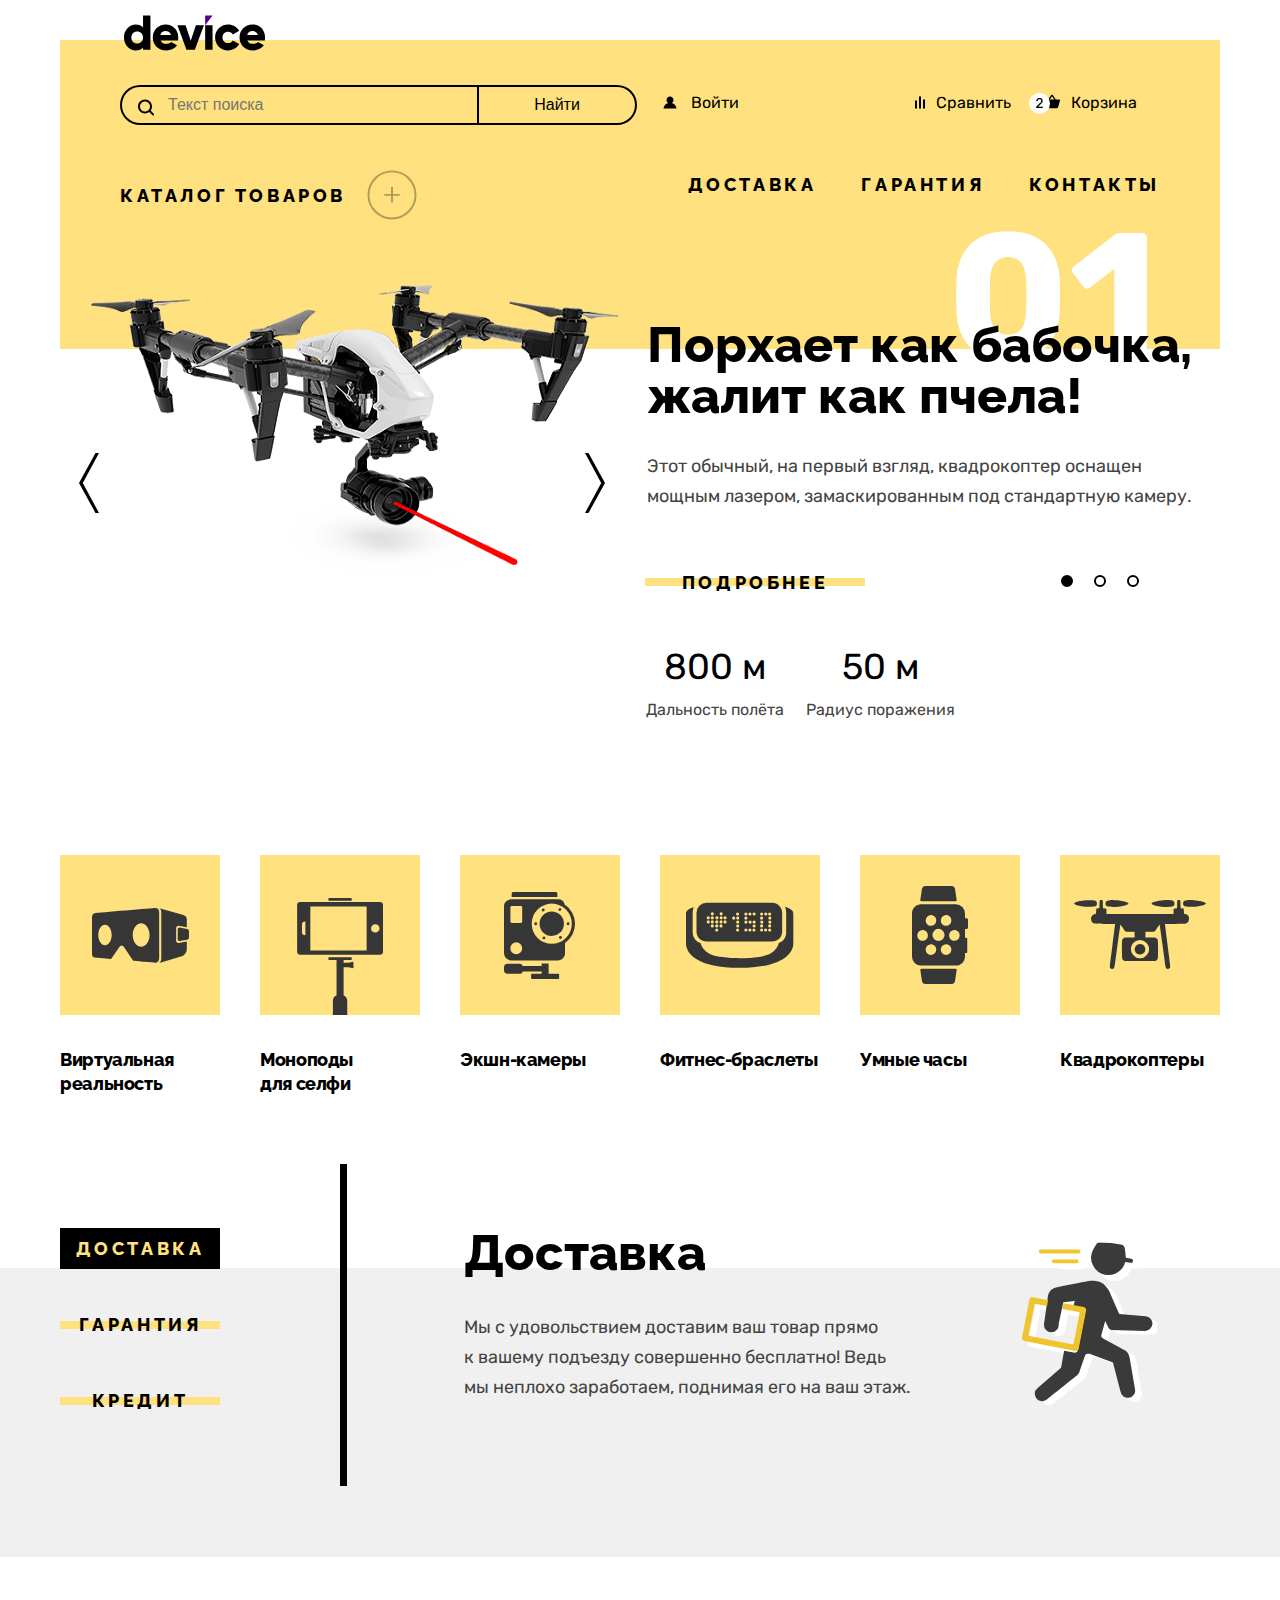
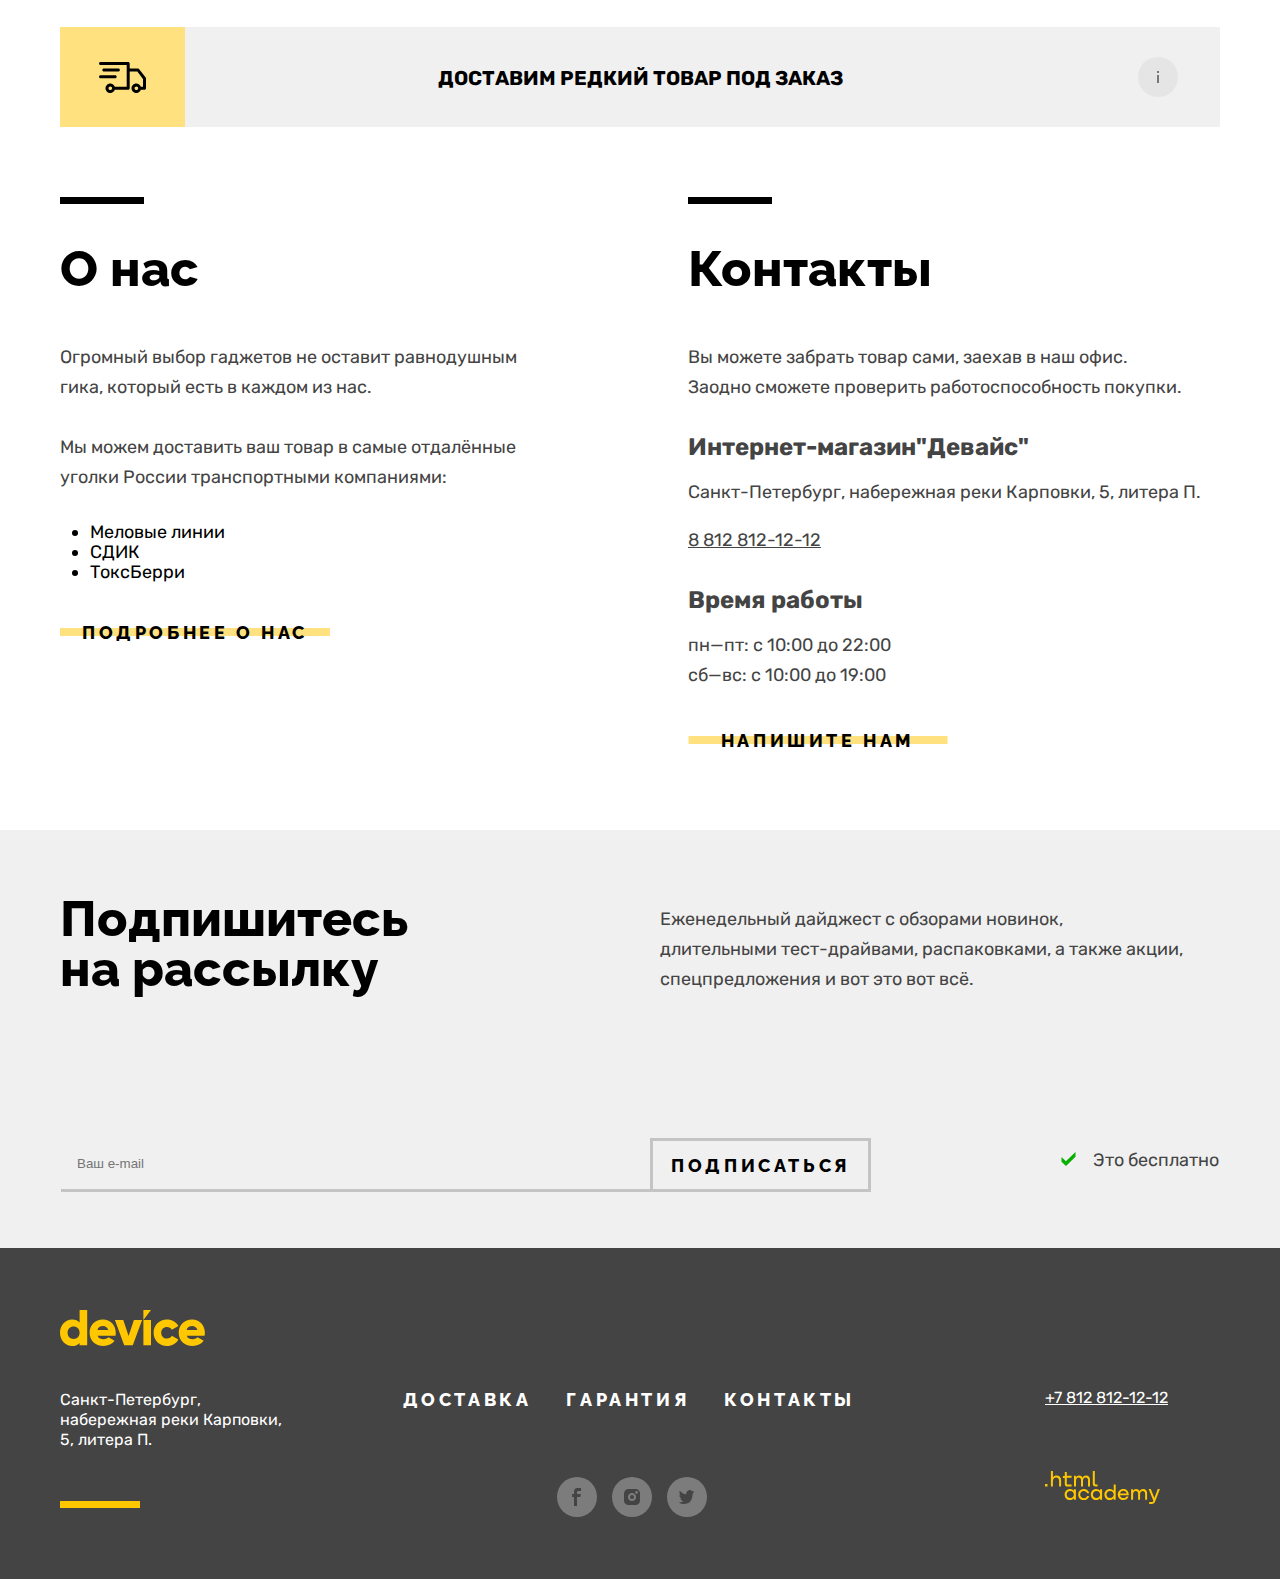
<file: index.html>
<!DOCTYPE html>
<html lang="ru">
  <head>
    <meta charset="utf-8">
    <title>HTML Academy: Девайс</title>
    <link rel="stylesheet" href="styles/styles.css">
  </head>
  <body>
    <header class="page-header">
      <div class="page-header-container">
      <a class="header-logo" href="#"><img class="header-logo-image" src="images/logo/logo-black.svg" width="145" height="36" alt="Логотип Девайс"></a>
      <div class="user-navigation">
      <form class="form-search-header" action="https://echo.htmlacademy.ru/" method="post">
        <label class="form-search">
        <input class="search" type="search" placeholder="Текст поиска">
      </label>
        <button class="form-search-button" type="submit">Найти</button>
      </form>
      <ul class="navigation-list-user-navigation">
        <li class="navigation-item">
          <a class="navigation-link-user navigation-link-login navigation-link-login-index" href="#">Войти</a>
        </li>
        
        <li class="navigation-item">
          <a class="navigation-link-user navigation-link-comparison" href="#">Сравнить</a>
        </li>
        <li class="navigation-item">
          <a class="navigation-link-user navigation-link-shopping-cart" href="#">Корзина</a>
          <div class="popover popover-cart">
            <button class="popover-close-button button button-light">
              2
              <span class="visually-hidden">Закрыть</span>
            </button>
            <div class="popover-content">
              <h2 class="visually-hidden popover-title">Корзина</h2>
              <ul class="cart-items-list">
                <li class="cart-item">
                  <img class="product-popover" src="images/popover/product-cart-1.png" width="39" height="43" alt="Любительская селфи-палка">
                  <p class="cart-item-name">Любительская селфи-палка</p>
                  <button type="button" class="cart-item-button-close">
                    <span class="visually-hidden">Удалить из корзины</span>
                  </button>
                </li>
                <li class="cart-item">
                  <img class="product-popover" src="images/popover/product-cart-2.png" width="39" height="43" alt="Профессиональная селфи-палка">
                  <p class="cart-item-name">Профессиональная селфи-палка</p>
                  <button type="button" class="cart-item-button-close">
                    <span class="visually-hidden">Удалить из корзины</span>
                  </button>
                </li>
              </ul>
              <div class="total-popover">
              <p class="total-products">Товаров: 2</p>
              <p class="total-price">Сумма: 2000 ₽</p>
            </div>
              <button type="button" class="button button-open-popover">Открыть корзину</button>
            </div>
        </div>
        </li>
      </ul>
      </div> 
      <nav class="navigation"> 
       <ul class=" navigation-catalog-list"> 
          <li class="navigation-catalog-item">
            <a class="navigation-navigation-link link-catalog" href="#">Каталог товаров</a>
          </li>
          <li class="navigation-catalog-open-item">
            <button class=" button button-catalog" type="button">
             <img src="images/icons/catalog.svg" width="50" height="50" alt="Открыть каталог"> 
              </button>
          </li>
          <ul class="subcatalog-list">
            <li class="subcatalog-item virt-real-item">
              <a  class="subcatalog-link" href="#">Виртуальная реальность</a>
            </li>
            <li class="subcatalog-item monopods-item">
              <a  class="subcatalog-link" href="#">Моноподы для селфи</a>
            </li>
            <li class="subcatalog-item cameras-item">
              <a  class="subcatalog-link" href="#">Экшн-камеры</a>
            </li>
            <li class="subcatalog-item fitness-item">
              <a  class="subcatalog-link" href="#">Фитнес-браслеты</a>
            </li>
            <li class="subcatalog-item watchesl-item">
              <a  class="subcatalog-link" href="#">Умные часы</a>
            </li>
            <li class="subcatalog-item copters-item">
              <a  class="subcatalog-link" href="#">Квадрокоптеры</a>
            </li>
          </ul>
        </ul>
         <ul class="navigation-services-list navigation-list-catalog-services">
          <li class="navigation-item-services">
            <a class="navigation-navigation-link" href="#">Доставка</a>
          </li>
          <li class="navigation-item-services">
            <a class="navigation-navigation-link" href="#">Гарантия</a>
          </li>
          <li class="navigation-item-services">
            <a class="navigation-navigation-link" href="#">Контакты</a>
          </li>
        </ul>
      </nav>
    </div>
  </div>
      </header>
      <main class="main-container main-index">


<div class="slider-container">
<section class="products">
  <h1 class="visually-hidden">Преимущества товаров</h1>
  <div class="slider-arrows">
    <button class=" button slider-button slider-prev" type="button"><img src="images/buttons/slider-prev.svg" width="20" height="60" alt="Назад">
      <span class="visually-hidden">Назад</span>
    </button>           
<button class=" button slider-button slider-next" type="button"> <img src="images/buttons/slider-next.svg" width="20" height="60" alt="Вперед">
        <span class="visually-hidden">Вперед</span>
      </button>
  </div>
  <ol class="slider-pagination">
    <li class="slider-pagination-item">
      <section class="slider">
        <h3 class="visually-hidden">Квадрокоптер</h3>
        <div class="background-slider"></div>
       <div class="slider-left">
        <img class="slider-image" src="images/slider/slider-1.png" width="560" height="490" alt="Квадрокоптер">
       </div>
       <div class="slider-right">
         <ol class="slider-description-list">
           <li class="slider-description-item-copter">
            <b class=" title title-slider">Порхает как бабочка,<br>жалит как пчела!
            </b>
                <p class="description slider-description slider-1" >Этот обычный, на первый взгляд, квадрокоптер оснащен<br>
                  мощным лазером, замаскированным под стандартную камеру.
                </p>
              <div class="more">
                <button class=" button button-services button-more" type="button">Подробнее</button>
              </div>
                <table class="table-products-slider">
                  <tr class="indicators-slider">
                    <th class="indicator">800 м</th>
                    <th class="indicator">50 м</th>
                  </tr>
                  <tr class="function">
                    <td>Дальность полёта</td>
                    <td>Радиус поражения</td>
                  </tr>
                </table> 
           </li>
         </ol>
       </div>
      </section>
    </li>

    <li class="slider-pagination-item visually-hidden">
      <section class="slider">
        <h3 class="visually-hidden">Фитнес-браслет</h3>
        <div class="background-slider"></div>
       <div class="slider-left">
        <img class="slider-image" src="images/slider/slider-2.png" width="560" height="560" alt="Фитнес браслет">
       </div>
       <div class="slider-right">
         <ol class="slider-description-list">
           <li class="slider-description-item-fitness">
            <b class=" title title-slider">Худеем<br>правильно!
            </b>
                <p class="description slider-description slider-1">Мотивирующие фитнес-браслеты помогут найти в себе силы<br>
                  не пропускать занятия и соблюдать диету.
                </p>
              <div class="more">
                <button class=" button button-services button-more" type="button">Подробнее</button>
              </div>
              <table class="table-products-slider">
                <tr class="indicators-slider">
                  <th class="indicator">48 часов</th>
                </tr>
                <tr class="function">
                  <td>Без подзарядки</td>
                </tr>
              </table> 
           </li>
         </ol>
       </div>
      </section>
    </li>

    <li class="slider-pagination-item visually-hidden">
      <section class="slider">
        <h3 class="visually-hidden">Селфи-палка</h3>
        <div class="background-slider"></div>
       <div class="slider-left">
        <img class="slider-image" src="images/slider/slider-3.png" width="560" height="560" alt="Селфи-палка">
       </div>
       <div class="slider-right">
         <ol class="slider-description-list">
           <li class="slider-description-item-selfi">
            <b class=" title title-slider">Делай селфи,<br>
              как Бен Стиллер! 
            </b>
                <p class="description slider-description slider-1">Самая длинная палка для селфи доступна в нашем магазине.<br>
                  Восемь (Восемь, Карл!) метров длиной и весом всего 5 кг.
                </p>
              <div class="more">
                <button class=" button button-services button-more" type="button">Подробнее</button>
              </div>
              <table class="table-products-slider">
                <tr class="indicators-slider">
                  <th class="indicator">8,5 м</th>
                  <th class="indicator">5 кг</th>
                  <th class="indicator">Карбон</th>
                </tr>
                <tr class="function">
                  <td>Длина палки</td>
                  <td>Вес палки</td>
                  <td>Материал</td>
                </tr>
              </table>
           </li>
         </ol>
       </div>
      </section>
    </li>
  </ol>
  <ol class="slider-description-pagination-list">
    <li class="slider-description-pagination-item">
      <button class="slider-description-pagination-button slider-description-pagination-button-current" type="button">
        <span class="visually-hidden">Слайд 1</span>
      </button>
    </li>
    <li class="slider-description-pagination-item">
      <button class="slider-description-pagination-button" type="button">
        <span class="visually-hidden">Слайд 2 </span>
      </button>
    </li>
    <li class="slider-description-pagination-item">
      <button class="slider-description-pagination-button" type="button">
        <span class="visually-hidden">Слайд 3</span>
      </button>
    </li>
    </ol>
</section>
</div>
        <section class="menu-navigation">
          <h2 class="visually-hidden" hidden>Категории товаров</h2>
          <ul class="menu-navigation-list">
            <li class="navigation-item-menu-navigation">
              <a  class="navigation-link navigation-link-menu link-virt-real" href="#"><div class="title-menu-navigation">Виртуальная<br>реальность</div></a>          
            </li>
            <li class="navigation-item-menu-navigation">
              <a  class="navigation-link navigation-link-menu link-selfi" href="#"><div class="title-menu-navigation">Моноподы<br>для селфи</div></a>       
            </li>
            <li class="navigation-item-menu-navigation">
              <a  class="navigation-link navigation-link-menu link-camera" href="#"><div class="title-menu-navigation">Экшн-камеры</div></a>       
            </li>
            <li class="navigation-item-menu-navigation">
              <a  class="navigation-link navigation-link-menu link-fitness" href="#"><div class="title-menu-navigation">Фитнес-браслеты</div></a>       
            </li>
            <li class="navigation-item-menu-navigation">
              <a  class="navigation-link navigation-link-menu link-watch" href="#"><div class="title-menu-navigation">Умные часы</div></a>       
            </li>
            <li class="navigation-item-menu-navigation">
              <a  class="navigation-link navigation-link-menu link-copter" href="#"><div class="title-menu-navigation">Квадрокоптеры</div></a>       
            </li>
          </ul>
        </section>
        <section class="services">
          <div class="services-container">
          <div class="service-delivery">
            <div class="service-delivery-buttons">
          <button class=" button button-services-container button-delivery current" type="button">Доставка</button>
          <button class="button button-services-container button-guarantee" type="button">Гарантия</button>
          <button class="button button-services-container button-credit" type="button">Кредит</button>
        </div>
          <div class="title-description-delivery">  
          <h2 class="title title-service-delivery">Доставка</h2>
          <p class="description service-description">Мы с удовольствием доставим ваш товар прямо<br>
            к вашему подъезду совершенно бесплатно! Ведь<br>
            мы неплохо заработаем, поднимая его на ваш этаж.</p>
          </div>
            <img class="service-image service-image-delivery" src="images/services/delivery.svg" width="136" height="164" alt="Доставка">
          </div>
          <div class="service-guarantee visually-hidden">
            <div class="service-delivery-buttons">
              <button class=" button button-services-container button-delivery"  type="button">Доставка</button>
              <button class="button button-services-container button-guarantee current" type="button">Гарантия</button>
              <button class="button button-services-container button-credit" type="button">Кредит</button>
            </div>
            <div class="title-description-guarantee">
            <h2 class="title title-service-guarantee">Гарантия</h2>
            <p class="description service-description">Если из-за возгорания купленного у нас товара у вас<br>
              сгорит дом — не переживайте, мы выдадим вам новый.<br>
              Товар, не дом, конечно же.</p>
            </div>
              <img class="service-image service-image-guarantee" src="images/services/guarantee.svg" width="171" height="195" alt="Гарантия">
            </div>
            <div class="service-credit visually-hidden"> 
              <div class="service-delivery-buttons">
                <button class=" button button-services-container button-delivery" type="button">Доставка</button>
                <button class="button button-services-container button-guarantee" type="button">Гарантия</button>
                <button class="button button-services-container button-credit current " type="button">Кредит</button>
              </div>
             <div class="title-description-delivery">
              <h2 class="title title-service-credit">Кредит</h2>
              <p class="description service-description">Залезть в долговую яму стало проще!<br>
                 Кредитные консультанты подберут для вас наиболее выгодные<br>
                 условия кредита. Выгодные для банка, разумеется.</p>
                </div>
                 <img class="service-image service-image-credit" src="images/services/credit.svg" width="156" height="188" alt="Кредит">
                </div>
              </div>
        </section>
        <section class="info">
          <div class="info-delivery">
        <button class="button button-info-delivery">
          <span class="visually-hidden" hidden>Доставка</span>
        </button>
        <h2 class="title-delivery">Доставим редкий товар под заказ</h2>
        <a class="info-faq" href="">
          <svg class="info-faq-i" width="2" height="12" fill="none" xmlns="http://www.w3.org/2000/svg">
          <path d="M2 0H0v2h2V0ZM2 4H0v8h2V4Z" fill="inherit" stroke="inherit" />
        </svg>
          <span class="visually-hidden" hidden>Вопросы</span>
        </a>
       </div>
        <div class="index-columns"> 
          <div class="about-us">
          <h3 class="title title-about-us">О нас</h3>
          <p class="description description-about-us">Огромный выбор гаджетов не оставит равнодушным<br>
            гика, который есть в каждом из нас.
          </p>
          <p class="description description-about-us">Мы можем доставить ваш товар в самые отдалённые<br>
             уголки России транспортными компаниями:
          </p>
            <ul class="transport-navigation-list">
              <li class="navigation-item">
                <a class="navigation-link" href="">Меловые линии</a>
              </li>
              <li class="navigation-item">
                <a class="navigation-link" href="">СДИК</a>
              </li>
              <li class="navigation-item">
                <a class="navigation-link" href="">ТоксБерри</a>
              </li>
            </ul>
            <button class=" button button-services button-about-us" type="button">Подробнее о нас</button>
          </div>
          <div class="contacts">
          <h3 class=" title title-contacts">Контакты</h3>
          <p class="description description-contacts">Вы можете забрать товар сами, заехав в наш офис.<br>
            Заодно сможете проверить работоспособность покупки. 
          </p>
          <h4 class="contacts-subtitle">Интернет-магазин"Девайс"</h4>
          <address class="contacts-address">
            <p class="description contacts-address-text">Санкт-Петербург, набережная реки Карповки, 5, литера П.</p>
            <a class="description contacts-phone" href="tel:88128121212">8 812 812-12-12</a>
          </address>
          <h4 class="contacts-subtitle">Время работы</h4>
          <ul class=" description contacts-schedule">
            <li class="contacts-schedule-item">пн—пт: с 10:00 до 22:00</li>
            <li class="contacts-schedule-item">сб—вс: с 10:00 до 19:00</li>
          </ul>
          <button class="button button-services button-write-to-us" type="button">Напишите нам</button>
        </div>
        </div>
        <div class="mailing-list">
          <div class="mailing-list-container">
            <h2 class="title title-mailing-list">Подпишитесь на рассылку</h2>
            <p class="description description-mailing-list">Еженедельный дайджест с обзорами новинок,<br>
              длительными тест-драйвами, распаковками, а также акции,<br>
               спецпредложения и вот это вот всё.</p>
               <div class="mailing-list-email">
                 <div class="subscription">
               <form class="form-email" action="https://echo.htmlacademy.ru/" method="post">
                 <label class="label-email">
                <input class="email" type="email" placeholder="Ваш e-mail">
              </label>
                <button class="button button-form-email subscribe" type="submit">Подписаться</button>
              </form>
            </div>
              <p class="description description-its-free">Это бесплатно</p>
            </div>
            </div>
            </div>
          </section>
        </div>
      </div>
    </div>
      </main>
      <footer class="page-footer">
        <div class="page-footer-container">
        <section class="footer-address">
          <h2 class="visually-hidden" hidden>Адрес</h2>
          <a class="footer-logo" href="#"><img src="images/logo/logo-yellow.svg" width="144.9" height="36" alt="Логотип Девайс"></a>
          <p class="footer-text-address">Санкт-Петербург, набережная реки Карповки, 5, литера П.</p>
          </section>
          <div class="footer-navigation-social">
            <ul class="footer-navigation-list"> 
              <li class="footer-navigation-item">
                <a class="footer-navigation-link" href="#">Доставка</a>
              </li>
              <li class="footer-navigation-item">
                <a class="footer-navigation-link" href="#">Гарантия</a>
              </li>
              <li class="footer-navigation-item">
                <a class="footer-navigation-link" href="#">Контакты</a>
              </li>
            </ul>            
            <section class="footer-social">
              <h2 class="visually-hidden" hidden>Социальные сети</h2>
              <ul class="footer-social-list">
                <li class="footer-social-item">
                  <a class="footer-social-link footer-social-facebook" href="https://www.facebook.com/htmlacademy">
                    <span class="visually-hidden">Facebook</span>
                  </a>
                </li>
                <li class="footer-social-item">
                  <a class="footer-social-link footer-social-instagram" href="https://www.instagram.com/htmlacademy/">
                    <span class="visually-hidden">Инстаграм</span>
                  </a>
                </li>
                <li class="footer-social-item">
                  <a class="footer-social-link footer-social-twitter" href="https://twitter.com/htmlacademy_ru">
                    <span class="visually-hidden">Твиттер</span>
                  </a>
                </li>
              </ul>
            </section>
          </div>
              <section class="footer-phone-login-html"> 
                <h2 class="visually-hidden" hidden>Номер телефона</h2>
                <a class="footer-phone" href="tel:+78128121212">+7 812 812-12-12</a>
                <a class="footer-logo-html-link" href="https://htmlacademy.ru/">
                  <svg class="footer-logo-html" aria-hidden="true" focusable="false" width="115" height="33" fill="none" xmlns="http://www.w3.org/2000/svg">
                    <path fill-rule="evenodd" clip-rule="evenodd" d="M0 12.9v2.6h2.5v-2.6H0ZM11.6 4.5c-1.6 0-2.8.7-3.6 1.7h-.1V0h-2v15.5h2v-5.3c0-2.1 1.3-3.6 3.3-3.6 1.8 0 2.9 1.4 2.9 3.2v5.7h2V9.4c.1-3-1.8-4.9-4.5-4.9ZM26.6 4.8h-4.8V1.1h-2v3.8h-1.9v2h1.9v6c0 1.7 1 2.7 2.7 2.7h4.1v-2h-3.7c-.7 0-1.1-.4-1.1-1.1V6.8h4.8v-2ZM41.1 4.6c-1.6 0-2.9.8-3.5 2.1h-.1c-.6-1.2-1.8-2.1-3.4-2.1-1.4 0-2.5.8-3.1 1.8h-.1V4.8H29v10.6h2V10c0-2 1-3.5 2.6-3.5 1.5 0 2.4 1 2.4 2.6v6.3h2V9.8c0-2.4 1.4-3.3 2.6-3.3 1.5 0 2.4 1 2.4 2.6v6.3h2V8.9c.1-2.5-1.4-4.3-3.9-4.3ZM47.8 12.7c0 1.7 1 2.7 2.8 2.7h2v-2h-1.7c-.7 0-1.1-.4-1.1-1.1V0h-2v12.7ZM28.9 19.7c-.9-1.1-2.2-1.8-3.9-1.8-3.1 0-5.4 2.3-5.4 5.6s2.3 5.6 5.4 5.6c1.8 0 3-.8 3.8-1.9h.1v1.6h2V18.2h-2v1.5Zm-3.6 7.4c-2.2 0-3.6-1.6-3.6-3.6s1.4-3.6 3.6-3.6 3.6 1.6 3.6 3.6c0 1.9-1.4 3.6-3.6 3.6ZM44.2 22c-.5-2.4-2.6-4.1-5.4-4.1a5.4 5.4 0 0 0-5.6 5.6c0 3.1 2.2 5.6 5.6 5.6 2.8 0 4.9-1.8 5.4-4.2h-2.1a3.4 3.4 0 0 1-3.3 2.3c-2.2 0-3.6-1.6-3.6-3.6s1.4-3.6 3.6-3.6c1.6 0 2.8 1 3.3 2.2h2.1V22ZM55.1 19.7c-.9-1.1-2.2-1.8-3.9-1.8-3.1 0-5.4 2.3-5.4 5.6s2.3 5.6 5.4 5.6c1.8 0 3-.8 3.8-1.9h.1v1.6h2V18.2h-2v1.5Zm-3.6 7.4c-2.2 0-3.6-1.6-3.6-3.6s1.4-3.6 3.6-3.6 3.6 1.6 3.6 3.6c0 1.9-1.5 3.6-3.6 3.6ZM68.7 19.8c-.9-1.1-2.2-1.9-3.9-1.9-3.1 0-5.4 2.3-5.4 5.6s2.2 5.6 5.4 5.6c1.7 0 3-.8 3.8-1.8h.1v1.5h2V13.4h-2v6.4Zm-3.6 7.3c-2.2 0-3.6-1.6-3.6-3.6s1.4-3.6 3.6-3.6 3.6 1.6 3.6 3.6c-.1 2-1.5 3.6-3.6 3.6ZM78.3 17.9c-3.3 0-5.5 2.5-5.5 5.6 0 3 2.1 5.6 5.5 5.6 2.5 0 4.5-1.3 5.2-3.6h-2.1c-.5 1-1.6 1.6-3 1.6-1.9 0-3.3-1.3-3.4-2.9h8.8c.2-3.6-2-6.3-5.5-6.3Zm0 1.9c1.7 0 3 1 3.3 2.6h-6.5c.3-1.5 1.5-2.6 3.2-2.6ZM98.2 17.9c-1.6 0-2.9.8-3.6 2h-.1c-.6-1.2-1.8-2-3.4-2-1.4 0-2.5.7-3.1 1.8v-1.5h-1.9v10.6h2v-5.4c0-2 1-3.4 2.6-3.5 1.5 0 2.4 1 2.4 2.6v6.3h2v-5.6c0-2.4 1.4-3.3 2.6-3.3 1.5 0 2.4 1 2.4 2.6v6.3h2v-6.5c.1-2.6-1.4-4.4-3.9-4.4ZM109.4 27l-3.6-8.9h-2.2l4.8 11.6c-.3.9-.7 1.2-1.7 1.2h-2.5v2h2.5c1.8 0 2.8-.8 3.5-2.6l4.7-12.2h-2.1l-3.4 8.9Z" fill="inherit" stroke="inherit" />
                  </svg>
                </a>
            </section>
          </div>
      </footer>
      <div class="modal-container modal-container-close">
        <div class="modal modal-delivery-auth">
          <button class="modal-close-button">
            <span class="visually-hidden">Закрыть</span>
          </button>
          <section class="modal-content">
            <h2 class="modal-title">Доставка под заказ</h2>
            <form class="delivery-form" action="https://echo.htmlacademy.ru/" method="post">
              <div class="modal-name-email">
              <p class="field-group group-name">
                <label class="label-modal label-user-name" for="user-name">Ваше имя:</label>
                <input class="delivery-form-field field-name" type="text" id="user-name" name="user-name" placeholder="Введите имя">
              </p>
                <p class="field-group group-email">
                <label  class="label-modal label-user-email" for="user-email">Ваш e-mail:</label>
                <input class="delivery-form-field field-email" type="email" id="user-email" name="user-email" placeholder="почта" required>
              </p>
            </div>
            <div class="modal-product-number">
                <p class="field-group group-product">
                  <label class="label-modal label-selected-product" for="selected-product">Что нужно привезти:</label>
                  <input class="delivery-form-field field-product" type="text" id="selected-product" name="selected-product" placeholder="В свободной форме">
                </p>
                  <p class="field-group group-number">
                  <label class="label-modal label-products-number" for="products-number">Количество:</label>
                  <input class="delivery-form-field field-number" type="number" min="1" step="1" id="products-number" name="products-number"> 
                </p>
              </div>
                <button class="button delivery-form-button" type="submit">Отправить</button>
            </form>
          </section>

        </div>
      </div>
  </body>
</html>
</file>
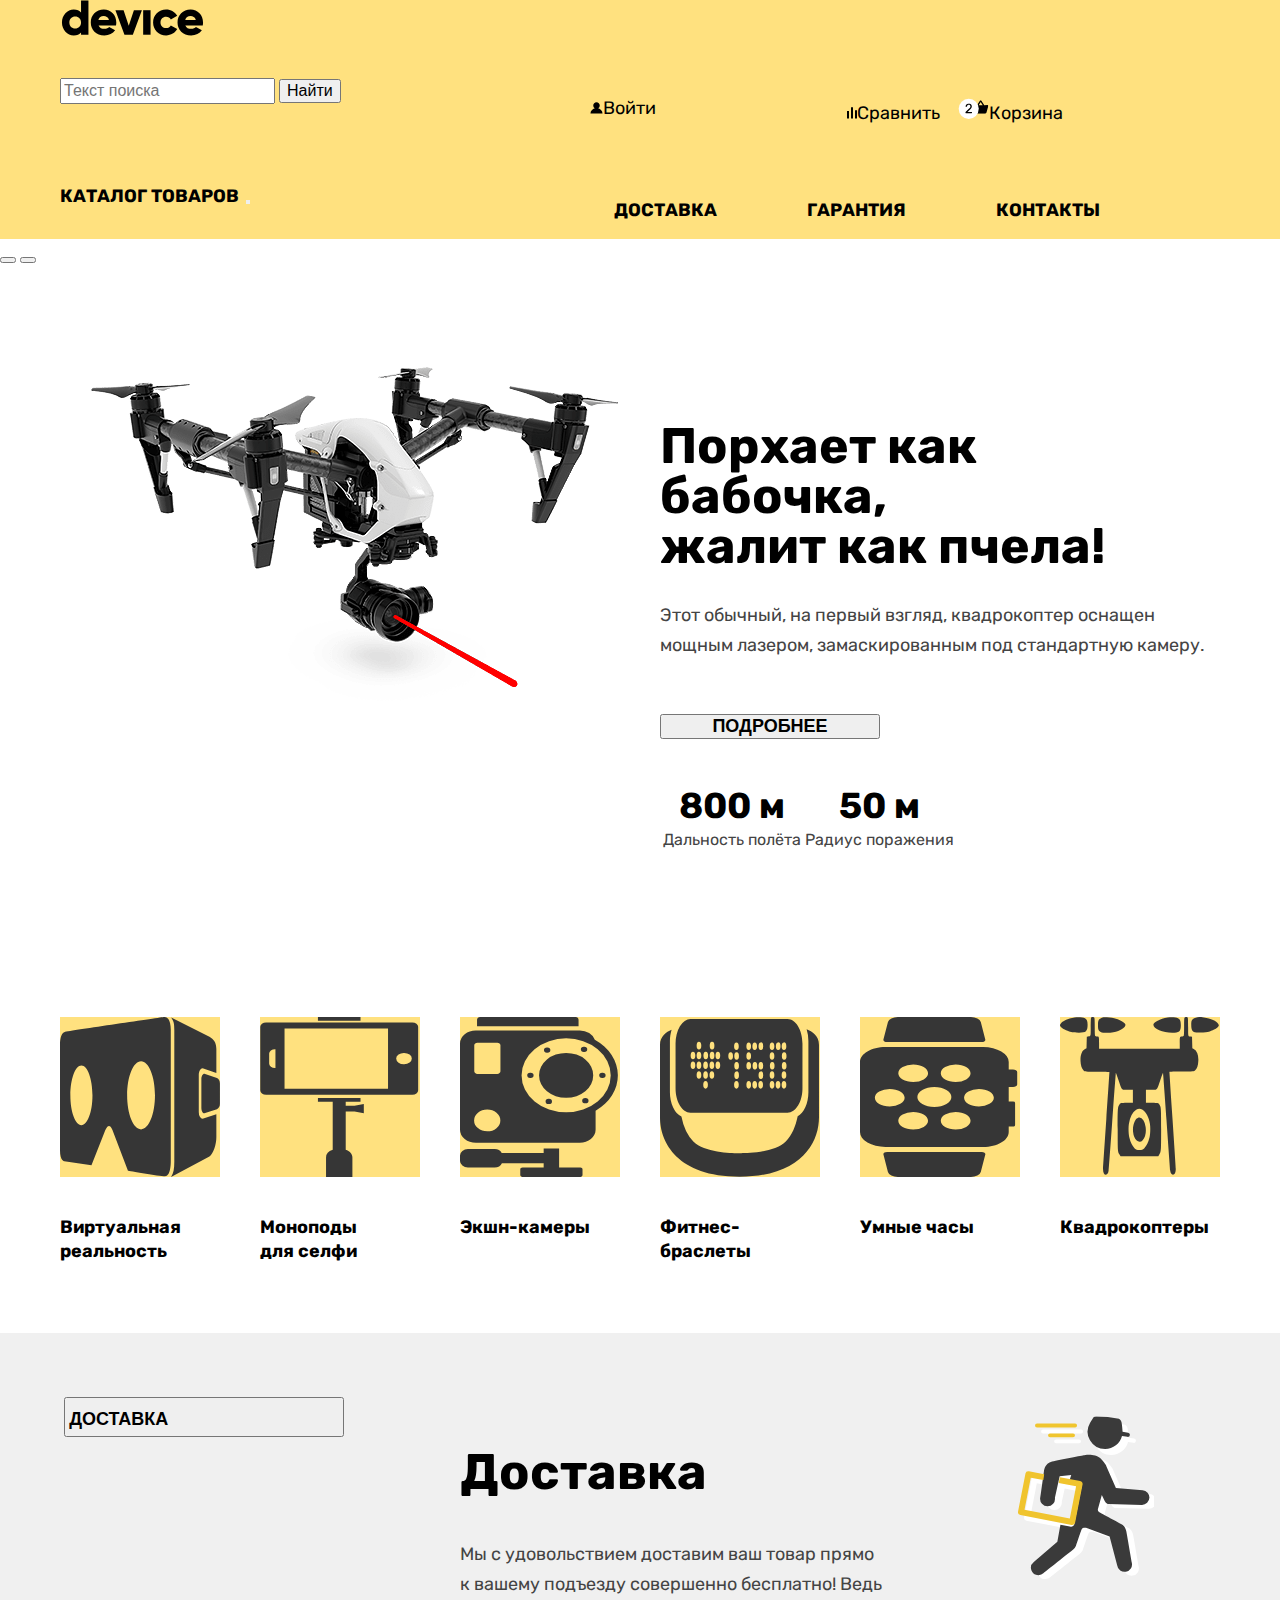
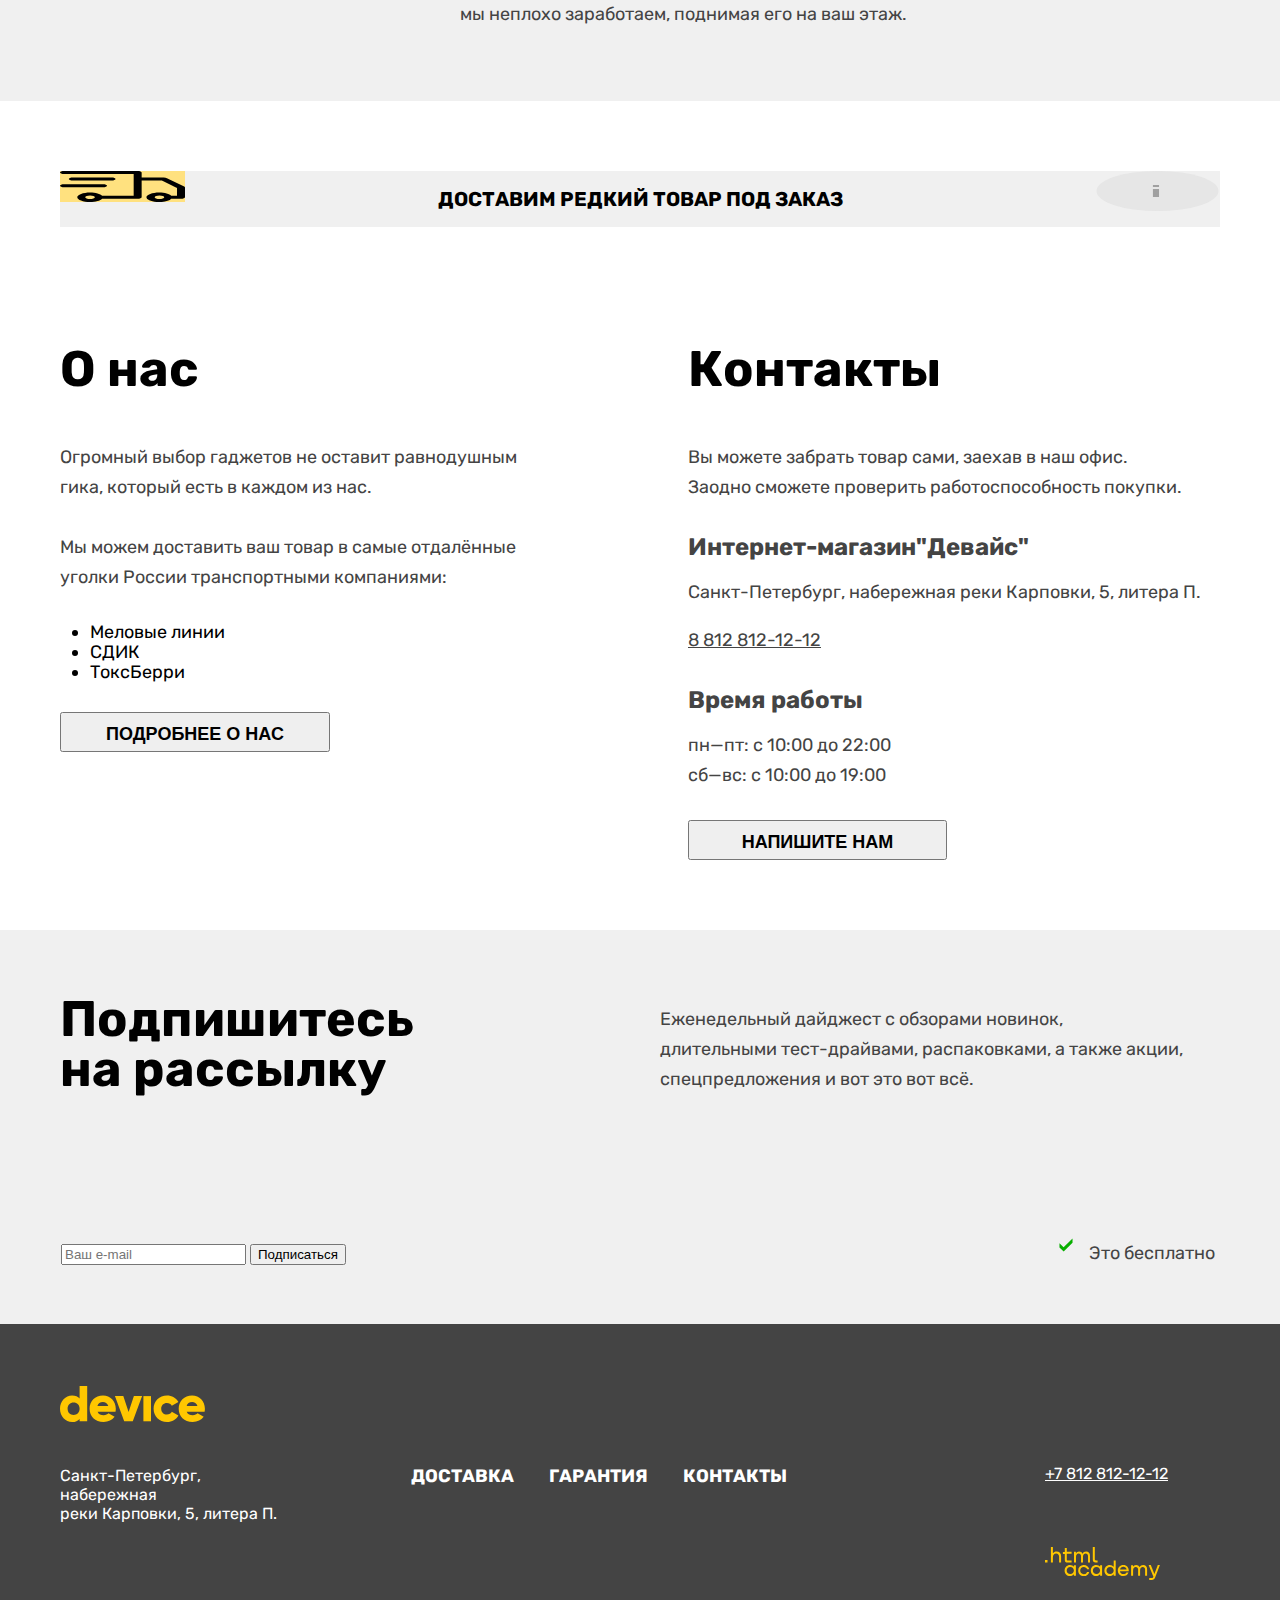
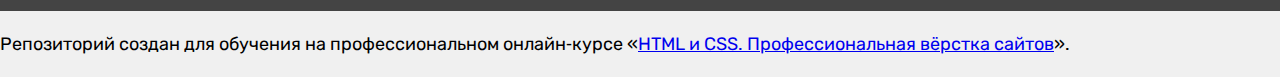
<file: 5/index.html>
<!DOCTYPE html>
<html lang="ru">
  <head>
    <meta charset="utf-8">
    <title>HTML Academy: Девайс</title>
    <link rel="stylesheet" href="styles/styles.css">
    <base href="https://htmlacademy-htmlcss.github.io/1929147-device-33/5/">
</head>
  <body>
    <header class="page-header">
      <div class="page-header-container">
      <a class="header-logo" href="#"><img src="images/logo/logo-black.svg" width="145" height="36" alt="Логотип Девайс"></a>
      <div class="user-navigation">
      <form class="form-search" action="https://echo.htmlacademy.ru/" method="post">
        <input class="search" type="search" placeholder="Текст поиска">
        <input class="search" type="submit" value="Найти">
      </form>
        <ul class="navigation-list-user-navigation">
          <div class="login">
          <li class="navigation-item">
            <a class="navigation-link navigation-link-login" href="#"><img src="images/icons/login.svg" width="13" height="12" alt="Войти">Войти</a>
          </li>
        </div>
        <div class="comparison-shopping-cart">
          <li class="navigation-item">
            <a class="navigation-link navigation-link-comparison" href="#"><img src="images/icons/comparison.svg" width="10" height="12" alt="Сравнить">Сравнить</a>
          </li>
          <li class="navigation-item">
            <a class="navigation-link navigation-link-shopping-cart" href="#"><img src="images/icons/shopping-cart.svg" width="31" height="21" alt="Корзина">Корзина</a>
          </li>
        </div>
        </ul>
      </div>
      
      <nav class="navigation"> 
        <ul class="navigation-list-catalog-services">
          <div class="navigation-catalog">
          <li class="navigation-item">
            <a class="navigation-navigation-link link-catalog" href="#">Каталог товаров</a>
          </li>
          <li class="navigation-item">
            <button class=" button button-catalog" type="button">
              <span class="visually-hidden">Открыть каталог</span></button>
          </li>
        </div>
        <div class="navigation-services">
          <li class="navigation-item-services">
            <a class="navigation-navigation-link" href="#">Доставка</a>
          </li>
          <li class="navigation-item-services">
            <a class="navigation-navigation-link" href="#">Гарантия</a>
          </li>
          <li class="navigation-item-services">
            <a class="navigation-navigation-link" href="#">Контакты</a>
          </li>
        </div>
        </ul>
      </nav>
    </div>
  </div>
      </header>
      <main class="main-container main-index">
        
        <h1 class="visually-hidden" hidden>Преимущества товаров</h1>
        <section class="products">
          
          <button class="slider-button slider-prev" type="button">
            <span class="visually-hidden">Назад</span>
          </button>
          <button class="slider-button slider-next" type="button">
            <span class="visually-hidden">Вперед</span>
          </button>
          <ol class="slider-pagination">
            <div class="products-slider">
            <li class="slider-pagination-item">            
                <img class="slider-image" src="images/slider/slider-1.png" width="560" height="560" alt="Квадрокоптер">
                <div class="slider-description">
                  <b class=" title title-slider">Порхает как бабочка,<br>жалит как пчела!
                </b>
                    <p class="description slider-description slider-1" >Этот обычный, на первый взгляд, квадрокоптер оснащен<br>
                      мощным лазером, замаскированным под стандартную камеру.
                    </p>
                    <button class=" button button-more" type="button">Подробнее</button>
                    <table class="table-products-slider">
                      <tr class="indicators">
                        <th>800 м</th>
                        <th>50 м</th>
                      </tr>
                      <tr class="function">
                        <td>Дальность полёта</td>
                        <td>Радиус поражения</td>
                      </tr>
                    </table> 
                    </div>             
            </li>
           </div>
           <div class="products-slider visually-hidden">
            <li class="slider-pagination-item">              
                <img class="slider-image" src="images/slider/slider-2.png" width="560" height="560" alt="Фитнес браслет">
                <div class="slider-description">
                  <b class=" title title-slider">Худеем<br>правильно!
                  </b>
                      <p class="description slider-description slider-2">Мотивирующие фитнес-браслеты помогут найти в себе силы<br>
                        не пропускать занятия и соблюдать диету.
                      </p>
                      <button class="button  button-more" type="button">Подробнее</button>
                      <table class="table-products-slider">
                        <tr class="indicators">
                          <th>48 часов</th>
                        </tr>
                        <tr class="function">
                          <td>Без подзарядки</td>
                        </tr>
                      </table> 
                    </div>             
            </li>
           </div>
            <div class="products-slider visually-hidden">
            <li class="slider-pagination-item">              
                <img class="slider-image" src="images/slider/slider-3.png" width="560" height="560" alt="Селфи-палка">
                <div class="slider-description">
                  <b class=" title title-slider">Делай селфи,<br>
                    как Бен Стиллер! 
                  </b>
                      <p class="description slider-description slider-3">Самая длинная палка для селфи доступна в нашем магазине.<br>
                         Восемь (Восемь, Карл!) метров длиной и весом всего 5 кг.
                      </p>
                      <button class="button button-more" type="button">Подробнее</button>
                      <table class="table-products-slider">
                        <tr class="indicators">
                          <th>8,5 м</th>
                          <th>5 кг</th>
                          <th>Карбон</th>
                        </tr>
                        <tr class="function">
                          <td>Длина палки</td>
                          <td>Вес палки</td>
                          <td>Материал</td>
                        </tr>
                      </table>
                    </div>                            
            </li>
          </div>
          </ol>
        </section>
        <section class="menu-navigation">
          <h2 class="visually-hidden" hidden>Категории товаров</h2>
          <ul class="menu-navigation-list">
            <li class="navigation-item-menu-navigation">
              <a  class="navigation-link navigation-link-menu" href="#"><img class="navigation-image" src="images/menu/menu-1.svg" width="160" height="160" alt="Очки виртуальной реальности">Виртуальная<br>реальность</a>       
            </li>
            <li class="navigation-item-menu-navigation">
              <a  class="navigation-link navigation-link-menu" href="#"><img class="navigation-image" src="images/menu/menu-2.svg" width="160" height="160" alt="Селфи-палка">Моноподы<br>для селфи</a>       
            </li>
            <li class="navigation-item-menu-navigation">
              <a  class="navigation-link navigation-link-menu" href="#"><img class="navigation-image" src="images/menu/menu-3.svg" width="160" height="160" alt="Экшн-камера">Экшн-камеры</a>       
            </li>
            <li class="navigation-item-menu-navigation">
              <a  class="navigation-link navigation-link-menu" href="#"><img class="navigation-image" src="images/menu/menu-4.svg" width="160" height="160" alt="Фитнес-браслет">Фитнес-браслеты</a>       
            </li>
            <li class="navigation-item-menu-navigation">
              <a  class="navigation-link navigation-link-menu" href="#"><img class="navigation-image" src="images/menu/menu-5.svg" width="160" height="160" alt="Умные часы">Умные часы</a>       
            </li>
            <li class="navigation-item-menu-navigation">
              <a  class="navigation-link navigation-link-menu" href="#"><img class="navigation-image" src="images/menu/menu-6.svg" width="160" height="160" alt="Квадрокоптер">Квадрокоптеры</a>       
            </li>
          </ul>
        </section>
        <section class="services">
          <div class="services-container">
          <div class="service-delivery">
          <button class=" button button-delivery" type="button">Доставка</button>
          <div class="title-description-delivery">  
          <h2 class="title title-service-delivery">Доставка</h2>
          <p class="description service-description">Мы с удовольствием доставим ваш товар прямо<br>
            к вашему подъезду совершенно бесплатно! Ведь<br>
            мы неплохо заработаем, поднимая его на ваш этаж.</p>
          </div>
            <img class="service-image service-image-delivery" src="images/services/delivery.svg" width="136" height="164" alt="Доставка">
          </div>
          <div class="service-guarantee visually-hidden">
            <button class="button button-guarantee" type="button">Гарантия</button>
            <div class="title-description-guarantee">
            <h2 class="title title-service-guarantee">Гарантия</h2>
            <p class="description service-description">Если из-за возгорания купленного у нас товара у вас<br>
              сгорит дом — не переживайте, мы выдадим вам новый.<br>
              Товар, не дом, конечно же.</p>
            </div>
              <img class="service-image service-image-guarantee" src="images/services/guarantee.svg" width="171" height="195" alt="Гарантия">
            </div>
            <div class="service-credit visually-hidden"> 
             <button class="button button-credit" type="button">Кредит</button>
             <div class="title-description-delivery">
              <h2 class="title title-service-credit">Кредит</h2>
              <p class="description service-description">Залезть в долговую яму стало проще!<br>
                 Кредитные консультанты подберут для вас наиболее выгодные<br>
                 условия кредита. Выгодные для банка, разумеется.</p>
                </div>
                 <img class="service-image service-image-credit" src="images/services/credit.svg" width="156" height="188" alt="Кредит">
                </div>
              </div>
        </section>
        <section class="info">
          <div class="info-delivery">
        <a   href=""><img class="info-image-delivery" src="images/icons/delivery.svg" width="47" height="31,1" alt="Доставка">
          <span class="visually-hidden" hidden>Доставка</span>
        </a>
        <h2 class="title-delivery">Доставим редкий товар под заказ</h2>
        <a href=""><img class="info-image-faq" src="images/icons/faq.svg" width="40" height="40" alt="Вопросы">
          <span class="visually-hidden" hidden>Вопросы</span>
        </a>
       </div>
        <div class="index-columns"> 
          <div class="about-us">
          <h3 class="title title-about-us">О нас</h3>
          <p class="description description-about-us">Огромный выбор гаджетов не оставит равнодушным<br>
            гика, который есть в каждом из нас.
          </p>
          <p class="description description-about-us">Мы можем доставить ваш товар в самые отдалённые<br>
             уголки России транспортными компаниями:
          </p>
            <ul class="transport-navigation-list">
              <li class="navigation-item">
                <a class="navigation-link" href="">Меловые линии</a>
              </li>
              <li class="navigation-item">
                <a class="navigation-link" href="">СДИК</a>
              </li>
              <li class="navigation-item">
                <a class="navigation-link" href="">ТоксБерри</a>
              </li>
            </ul>
            <button class=" button button-about-us" type="button">Подробнее о нас</button>
          </div>
          <div class="contacts">
          <h3 class=" title title-contacts">Контакты</h3>
          <p class="description description-contacts">Вы можете забрать товар сами, заехав в наш офис.<br>
            Заодно сможете проверить работоспособность покупки. 
          </p>
          <h4 class="contacts-subtitle">Интернет-магазин"Девайс"</h4>
          <address class="contacts-address">
            <p class="description contacts-address-text">Санкт-Петербург, набережная реки Карповки, 5, литера П.</p>
            <a class="description contacts-phone" href="tel:88128121212">8 812 812-12-12</a>
          </address>
          <h4 class="contacts-subtitle">Время работы</h4>
          <ul class=" description contacts-schedule">
            <li class="contacts-schedule-item">пн—пт: с 10:00 до 22:00</li>
            <li class="contacts-schedule-item">сб—вс: с 10:00 до 19:00</li>
          </ul>
          <button class=" button button-write-to-us" type="button">Напишите нам</button>
        </div>
        </div>
        <div class="mailing-list">
          <div class="mailing-list-container">
            <h2 class="title title-mailing-list">Подпишитесь на рассылку</h2>
            <p class="description description-mailing-list">Еженедельный дайджест с обзорами новинок,<br>
              длительными тест-драйвами, распаковками, а также акции,<br>
               спецпредложения и вот это вот всё.</p>
               <div class="mailing-list-email">
                 <div class="subscription">
               <form action="https://echo.htmlacademy.ru/" method="post">
                <input class="email" type="email" placeholder="Ваш e-mail">
                <input class="subscribe" type="submit" value="Подписаться">
              </form>
            </div>
              <div class="its-free">
              <img class="check-mark" src="images/icons/check-mark.svg" width="14" height="14" alt="Галочка">
              <p class="description description-its-free">Это бесплатно</p>
            </div>
            </div>
            </div>
            </div>
          </section>
        </div>
      </div>
    </div>
      </main>
      <footer class="page-footer">
        <div class="page-footer-container">
        <section class="footer-address">
          <h2 class="visually-hidden" hidden>Адрес</h2>
          <a class="footer-logo" href="#"><img src="images/logo/logo-yellow.svg" width="144.9" height="36" alt="Логотип Девайс"></a>
          <p class="footer-text-address">Санкт-Петербург, набережная<br>
            реки Карповки, 5, литера П.</p>
          </section>
          <div class="footer-navigation-social">
            <ul class="footer-navigation-list"> 
              <li class="footer-navigation-item">
                <a class="footer-navigation-link" href="#">Доставка</a>
              </li>
              <li class="footer-navigation-item">
                <a class="footer-navigation-link" href="#">Гарантия</a>
              </li>
              <li class="footer-navigation-item">
                <a class="footer-navigation-link" href="#">Контакты</a>
              </li>
            </ul>            
            <section class="footer-social">
              <h2 class="visually-hidden" hidden>Социальные сети</h2>
              <ul class="footer-social-list">
                <li class="footer-social-item">
                  <a class="button" href="https://www.facebook.com/htmlacademy">
                    <span class="visually-hidden">Facebook</span>
                  </a>
                </li>
                <li class="footer-social-item">
                  <a class="button" href="https://www.instagram.com/htmlacademy/">
                    <span class="visually-hidden">Инстаграм</span>
                  </a>
                </li>
                <li class="footer-social-item">
                  <a class="button" href="https://twitter.com/htmlacademy_ru">
                    <span class="visually-hidden">Твиттер</span>
                  </a>
                </li>
              </ul>
            </section>
          </div>
              <section class="footer-phone-login-html"> 
                <h2 class="visually-hidden" hidden>Номер телефона</h2>
                <a class="footer-phone" href="tel:+78128121212">+7 812 812-12-12</a>
                <a class="footer-logo-html" href="https://htmlacademy.ru/"><img src="images/logo/logo-html.svg" width="114.9" height="32.9" alt="Логотип HTML-Academy"></a>
            </section>
          </div>
      </footer>

    <p>Репозиторий создан для обучения на профессиональном онлайн‑курсе «<a href="https://htmlacademy.ru/intensive/htmlcss">HTML и CSS. Профессиональная вёрстка сайтов</a>».</p>

  </body>
</html>
</file>
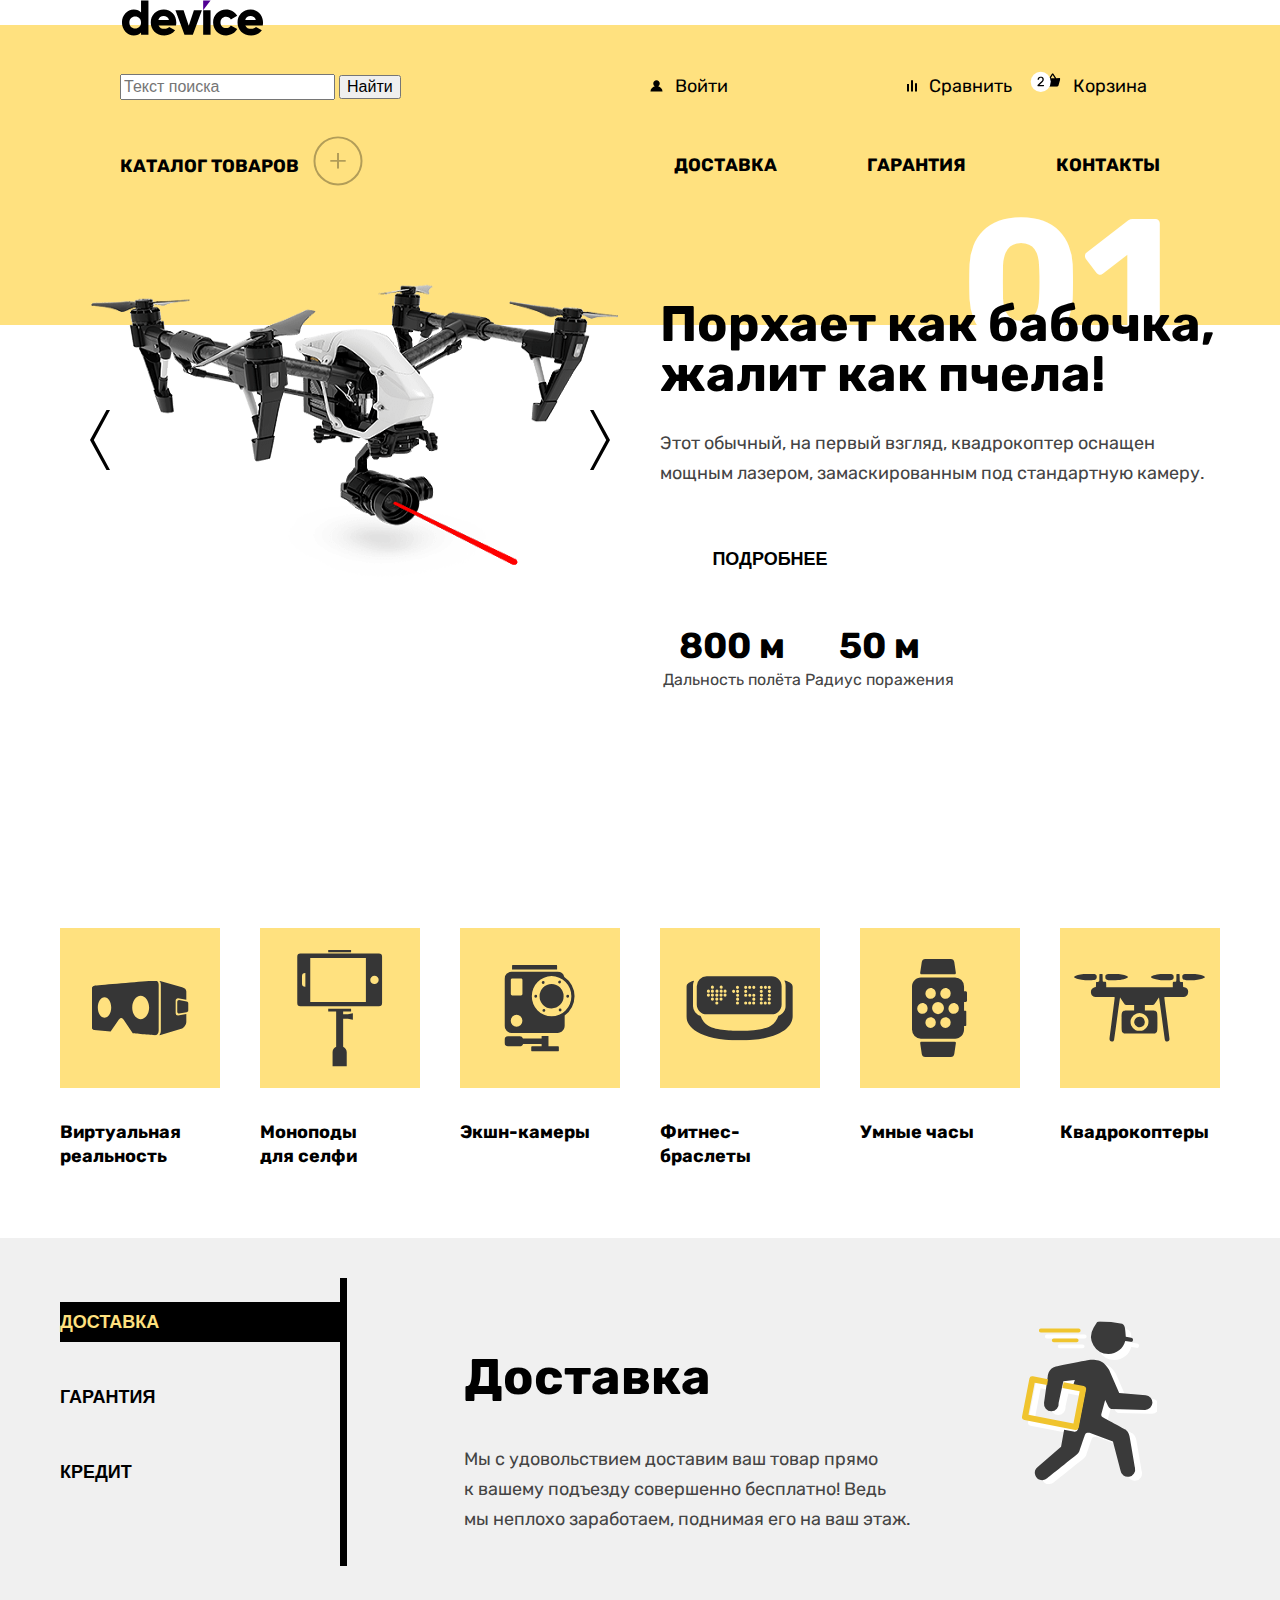
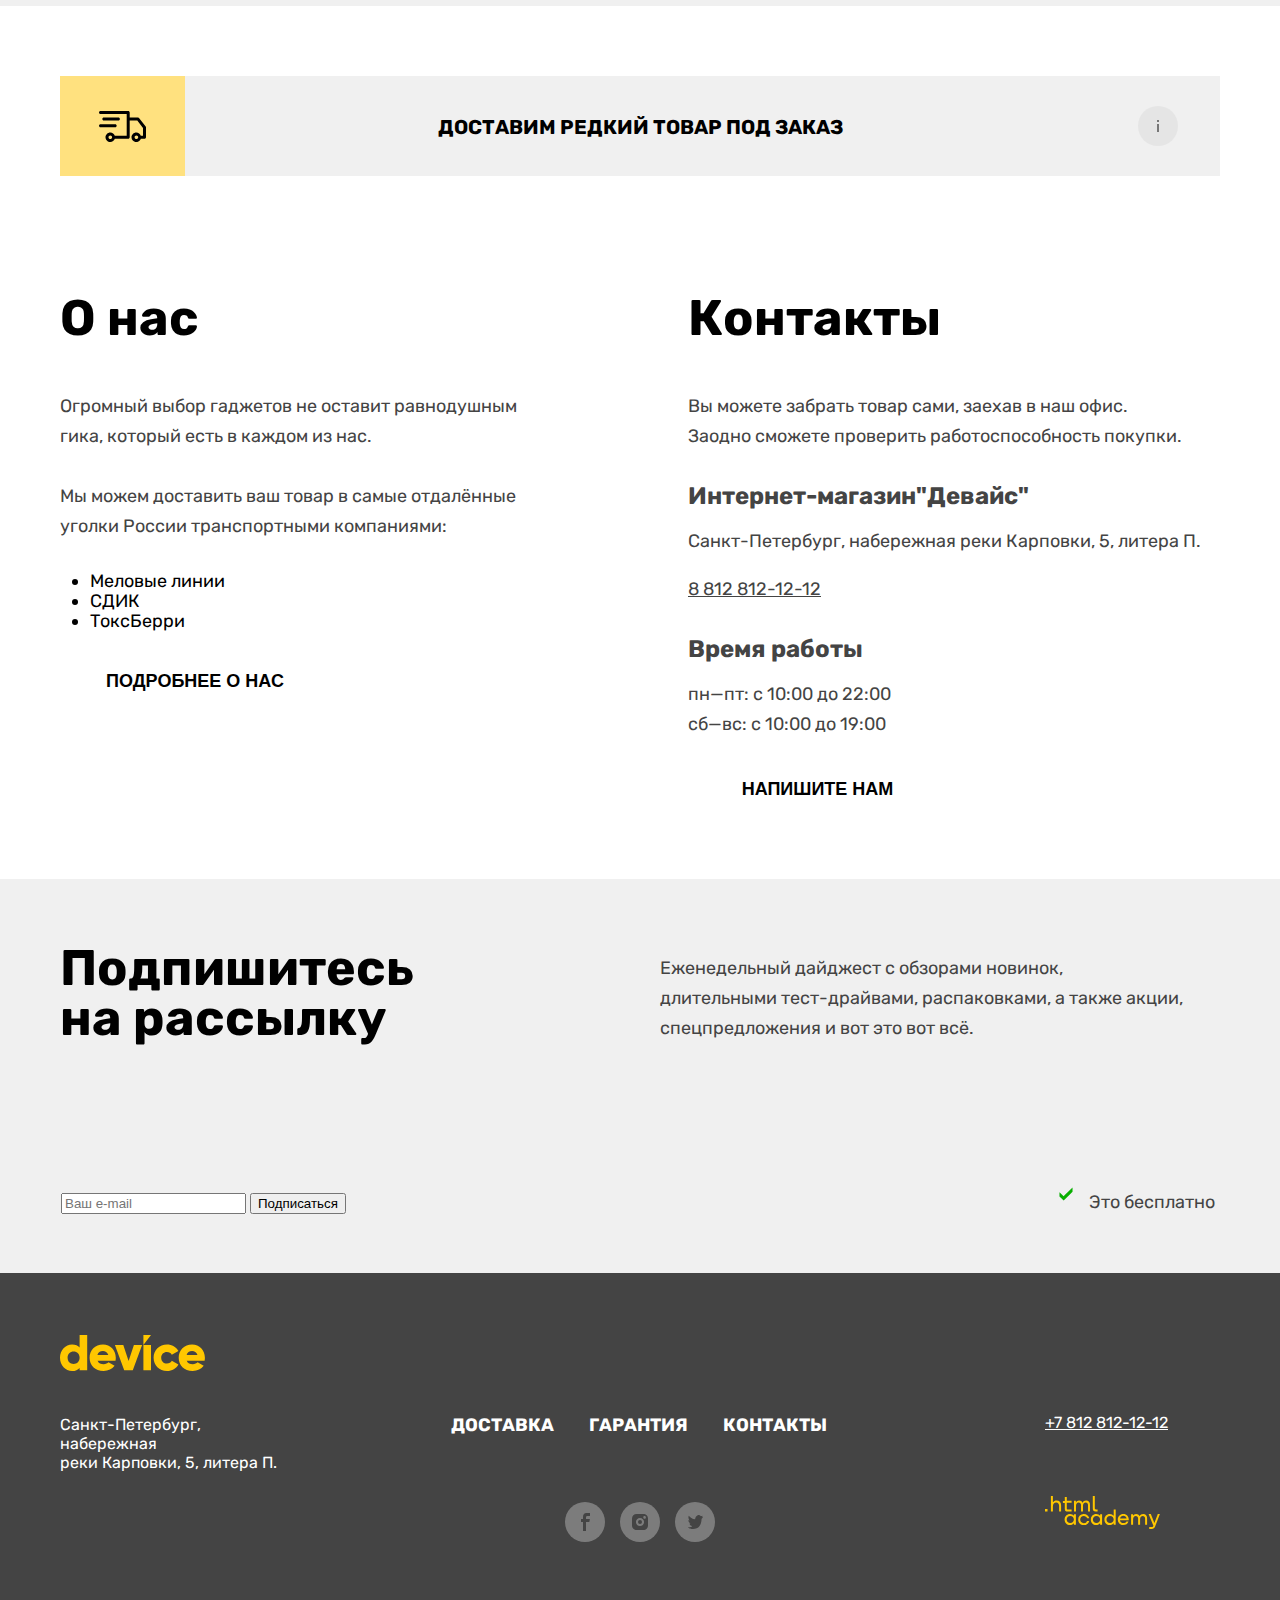
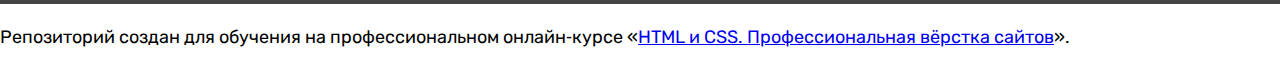
<file: 6/index.html>
<!DOCTYPE html>
<html lang="ru">
  <head>
    <meta charset="utf-8">
    <title>HTML Academy: Девайс</title>
    <link rel="stylesheet" href="styles/styles.css">
    <base href="https://htmlacademy-htmlcss.github.io/1929147-device-33/6/">
</head>
  <body>
    <header class="page-header">
      <div class="page-header-container">
      <a class="header-logo" href="#"><img src="images/logo/logo-black.svg" width="145" height="36" alt="Логотип Девайс"></a>
      <div class="user-navigation">
      <form class="form-search" action="https://echo.htmlacademy.ru/" method="post">
        <input class="search" type="search" placeholder="Текст поиска">
        <input class="search" type="submit" value="Найти">
      </form>
        <ul class="navigation-list-user-navigation">
          <div class="login">
          <li class="navigation-item">
            <a class="navigation-link navigation-link-login" href="#"><img class="icon-login" src="images/icons/login.svg" width="13" height="12" alt="Войти">Войти</a>
          </li>
        </div>
        <div class="comparison-shopping-cart">
          <li class="navigation-item">
            <a class="navigation-link navigation-link-comparison" href="#"><img class="icon-comparison" src="images/icons/comparison.svg" width="10" height="12" alt="Сравнить">Сравнить</a>
          </li>
          <li class="navigation-item">
            <a class="navigation-link navigation-link-shopping-cart" href="#"><img class="icon-shopping-cart" src="images/icons/shopping-cart.svg" width="31" height="21" alt="Корзина">Корзина</a>
          </li>
        </div>
        </ul>
      </div>
      
      <nav class="navigation"> 
        <ul class="navigation-list-catalog-services">
          <div class="navigation-catalog">
          <li class="navigation-item-catalog">
            <a class="navigation-navigation-link link-catalog" href="#">Каталог товаров</a>
          </li>
          <li class="navigation-item">
            <button class=" button button-catalog" type="button">
             <img src="images/icons/catalog.svg" width="50" height="50" alt="Открыть каталог"> 
              </button>
          </li>
        </div>
        <div class="navigation-services">
          <li class="navigation-item-services">
            <a class="navigation-navigation-link" href="#">Доставка</a>
          </li>
          <li class="navigation-item-services">
            <a class="navigation-navigation-link" href="#">Гарантия</a>
          </li>
          <li class="navigation-item-services">
            <a class="navigation-navigation-link" href="#">Контакты</a>
          </li>
        </div>
        </ul>
      </nav>
    </div>
  </div>
      </header>
      <main class="main-container main-index">
        <h1 class="visually-hidden" hidden>Преимущества товаров</h1>
        <section class="products">
          <ol class="slider-number">
            <li class="slider-number-item">01</li>
          <ol class="slider-pagination">         
           <div class="products-slider">
            <li class="slider-pagination-item">
              <div class="slider">
              <button class=" button slider-button slider-prev" type="button"><img src="images/buttons/slider-prev.svg" width="20" height="60" alt="Назад">
                <span class="visually-hidden">Назад</span>
              </button>           
                <img class="slider-image" src="images/slider/slider-1.png" width="560" height="490" alt="Квадрокоптер">
                <button class=" button slider-button slider-next" type="button"> <img src="images/buttons/slider-next.svg" width="20" height="60" alt="Вперед">
                  <span class="visually-hidden">Вперед</span>
                </button>
              </div>
                <div class="slider-description">
                  <b class=" title title-slider">Порхает как бабочка,<br>жалит как пчела!
                </b>
                    <p class="description slider-description slider-1" >Этот обычный, на первый взгляд, квадрокоптер оснащен<br>
                      мощным лазером, замаскированным под стандартную камеру.
                    </p>
                    <button class=" button button-services button-more" type="button">Подробнее</button>
                    <table class="table-products-slider">
                      <tr class="indicators">
                        <th>800 м</th>
                        <th>50 м</th>
                      </tr>
                      <tr class="function">
                        <td>Дальность полёта</td>
                        <td>Радиус поражения</td>
                      </tr>
                    </table> 
                    </div>             
            </li>
           </div>
           <div class="products-slider visually-hidden">
            <li class="slider-number-item">02</li>
            <li class="slider-pagination-item">  
              <button class="slider-button slider-prev" type="button">
                <span class="visually-hidden">Назад</span>
              </button>            
                <img class="slider-image" src="images/slider/slider-2.png" width="560" height="560" alt="Фитнес браслет">
                <button class="slider-button slider-next" type="button">
                  <span class="visually-hidden">Вперед</span>
                </button>
                <div class="slider-description">
                  <b class=" title title-slider">Худеем<br>правильно!
                  </b>
                      <p class="description slider-description slider-2">Мотивирующие фитнес-браслеты помогут найти в себе силы<br>
                        не пропускать занятия и соблюдать диету.
                      </p>
                      <button class="button  button-more" type="button">Подробнее</button>
                      <table class="table-products-slider">
                        <tr class="indicators">
                          <th>48 часов</th>
                        </tr>
                        <tr class="function">
                          <td>Без подзарядки</td>
                        </tr>
                      </table> 
                    </div>             
            </li>
           </div>
            <div class="products-slider visually-hidden">
              <li class="slider-number-item">03</li>
            <li class="slider-pagination-item"> 
              <button class="slider-button slider-prev" type="button">
                <span class="visually-hidden">Назад</span>
              </button>             
                <img class="slider-image" src="images/slider/slider-3.png" width="560" height="560" alt="Селфи-палка">
                <button class="slider-button slider-next" type="button">
                  <span class="visually-hidden">Вперед</span>
                </button>
                <div class="slider-description">
                  <b class=" title title-slider">Делай селфи,<br>
                    как Бен Стиллер! 
                  </b>
                      <p class="description slider-description slider-3">Самая длинная палка для селфи доступна в нашем магазине.<br>
                         Восемь (Восемь, Карл!) метров длиной и весом всего 5 кг.
                      </p>
                      <button class="button button-more" type="button">Подробнее</button>
                      <table class="table-products-slider">
                        <tr class="indicators">
                          <th>8,5 м</th>
                          <th>5 кг</th>
                          <th>Карбон</th>
                        </tr>
                        <tr class="function">
                          <td>Длина палки</td>
                          <td>Вес палки</td>
                          <td>Материал</td>
                        </tr>
                      </table>
                    </div>                            
            </li>
          </div>
          </ol>
        </ol>
        </section>
        <section class="menu-navigation">
          <h2 class="visually-hidden" hidden>Категории товаров</h2>
          <ul class="menu-navigation-list">
            <li class="navigation-item-menu-navigation">
              <a  class="navigation-link navigation-link-menu" href="#"><div class="background-menu-navigation"><img class="navigation-image" src="images/menu/menu-1.svg" width="96.95" height="54.99" alt="Очки виртуальной реальности"></div><div>Виртуальная<br>реальность</div></a>       
            </li>
            <li class="navigation-item-menu-navigation">
              <a  class="navigation-link navigation-link-menu" href="#"><div class="background-menu-navigation"><img class="navigation-image" src="images/menu/menu-2.svg" width="85.87" height="117" alt="Селфи-палка"></div><div>Моноподы<br>для селфи</div></a>       
            </li>
            <li class="navigation-item-menu-navigation">
              <a  class="navigation-link navigation-link-menu" href="#"><div class="background-menu-navigation"><img class="navigation-image" src="images/menu/menu-3.svg" width="71.02" height="87" alt="Экшн-камера"></div><div>Экшн-камеры</div></a>       
            </li>
            <li class="navigation-item-menu-navigation">
              <a  class="navigation-link navigation-link-menu" href="#"><div class="background-menu-navigation"><img class="navigation-image" src="images/menu/menu-4.svg" width="107.31" height="64.99" alt="Фитнес-браслет"></div><div>Фитнес-браслеты</div></a>       
            </li>
            <li class="navigation-item-menu-navigation">
              <a  class="navigation-link navigation-link-menu" href="#"><div class="background-menu-navigation"><img class="navigation-image" src="images/menu/menu-5.svg" width="56.01" height="97.98" alt="Умные часы"></div><div>Умные часы</div></a>       
            </li>
            <li class="navigation-item-menu-navigation">
              <a  class="navigation-link navigation-link-menu" href="#"><div class="background-menu-navigation"><img class="navigation-image" src="images/menu/menu-6.svg" width="132.03" height="69.01" alt="Квадрокоптер"></div><div>Квадрокоптеры</div></a>       
            </li>
          </ul>
        </section>
        <section class="services">
          <div class="services-container">
          <div class="service-delivery">
            <div class="service-delivery-buttons">
          <button class=" button button-services-container button-delivery current" type="button">Доставка</button>
          <button class="button button-services-container button-guarantee" type="button">Гарантия</button>
          <button class="button button-services-container button-credit" type="button">Кредит</button>
        </div>
          <div class="title-description-delivery">  
          <h2 class="title title-service-delivery">Доставка</h2>
          <p class="description service-description">Мы с удовольствием доставим ваш товар прямо<br>
            к вашему подъезду совершенно бесплатно! Ведь<br>
            мы неплохо заработаем, поднимая его на ваш этаж.</p>
          </div>
            <img class="service-image service-image-delivery" src="images/services/delivery.svg" width="136" height="164" alt="Доставка">
          </div>
          <div class="service-guarantee visually-hidden">
            <div class="service-delivery-buttons">
              <button class=" button button-services-container button-delivery"  type="button">Доставка</button>
              <button class="button button-services-container button-guarantee current" type="button">Гарантия</button>
              <button class="button button-services-container button-credit" type="button">Кредит</button>
            </div>
            <div class="title-description-guarantee">
            <h2 class="title title-service-guarantee">Гарантия</h2>
            <p class="description service-description">Если из-за возгорания купленного у нас товара у вас<br>
              сгорит дом — не переживайте, мы выдадим вам новый.<br>
              Товар, не дом, конечно же.</p>
            </div>
              <img class="service-image service-image-guarantee" src="images/services/guarantee.svg" width="171" height="195" alt="Гарантия">
            </div>
            <div class="service-credit visually-hidden"> 
              <div class="service-delivery-buttons">
                <button class=" button button-services-container button-delivery" type="button">Доставка</button>
                <button class="button button-services-container button-guarantee" type="button">Гарантия</button>
                <button class="button button-services-container button-credit current " type="button">Кредит</button>
              </div>
             <div class="title-description-delivery">
              <h2 class="title title-service-credit">Кредит</h2>
              <p class="description service-description">Залезть в долговую яму стало проще!<br>
                 Кредитные консультанты подберут для вас наиболее выгодные<br>
                 условия кредита. Выгодные для банка, разумеется.</p>
                </div>
                 <img class="service-image service-image-credit" src="images/services/credit.svg" width="156" height="188" alt="Кредит">
                </div>
              </div>
        </section>
        <section class="info">
          <div class="info-delivery">
        <button class="button button-info-delivery">
          <span class="visually-hidden" hidden>Доставка</span>
        </button>
        <h2 class="title-delivery">Доставим редкий товар под заказ</h2>
        <a class="info-faq" href="">
          <svg class="info-faq-i" width="2" height="12" fill="none" xmlns="http://www.w3.org/2000/svg">
          <path d="M2 0H0v2h2V0ZM2 4H0v8h2V4Z" fill="inherit" stroke="inherit" />
        </svg>
          <span class="visually-hidden" hidden>Вопросы</span>
        </a>
       </div>
        <div class="index-columns"> 
          <div class="about-us">
          <h3 class="title title-about-us">О нас</h3>
          <p class="description description-about-us">Огромный выбор гаджетов не оставит равнодушным<br>
            гика, который есть в каждом из нас.
          </p>
          <p class="description description-about-us">Мы можем доставить ваш товар в самые отдалённые<br>
             уголки России транспортными компаниями:
          </p>
            <ul class="transport-navigation-list">
              <li class="navigation-item">
                <a class="navigation-link" href="">Меловые линии</a>
              </li>
              <li class="navigation-item">
                <a class="navigation-link" href="">СДИК</a>
              </li>
              <li class="navigation-item">
                <a class="navigation-link" href="">ТоксБерри</a>
              </li>
            </ul>
            <button class=" button button-services button-about-us" type="button">Подробнее о нас</button>
          </div>
          <div class="contacts">
          <h3 class=" title title-contacts">Контакты</h3>
          <p class="description description-contacts">Вы можете забрать товар сами, заехав в наш офис.<br>
            Заодно сможете проверить работоспособность покупки. 
          </p>
          <h4 class="contacts-subtitle">Интернет-магазин"Девайс"</h4>
          <address class="contacts-address">
            <p class="description contacts-address-text">Санкт-Петербург, набережная реки Карповки, 5, литера П.</p>
            <a class="description contacts-phone" href="tel:88128121212">8 812 812-12-12</a>
          </address>
          <h4 class="contacts-subtitle">Время работы</h4>
          <ul class=" description contacts-schedule">
            <li class="contacts-schedule-item">пн—пт: с 10:00 до 22:00</li>
            <li class="contacts-schedule-item">сб—вс: с 10:00 до 19:00</li>
          </ul>
          <button class="button button-services button-write-to-us" type="button">Напишите нам</button>
        </div>
        </div>
        <div class="mailing-list">
          <div class="mailing-list-container">
            <h2 class="title title-mailing-list">Подпишитесь на рассылку</h2>
            <p class="description description-mailing-list">Еженедельный дайджест с обзорами новинок,<br>
              длительными тест-драйвами, распаковками, а также акции,<br>
               спецпредложения и вот это вот всё.</p>
               <div class="mailing-list-email">
                 <div class="subscription">
               <form action="https://echo.htmlacademy.ru/" method="post">
                <input class="email" type="email" placeholder="Ваш e-mail">
                <input class="subscribe" type="submit" value="Подписаться">
              </form>
            </div>
              <div class="its-free">
              <img class="check-mark" src="images/icons/check-mark.svg" width="14" height="14" alt="Галочка">
              <p class="description description-its-free">Это бесплатно</p>
            </div>
            </div>
            </div>
            </div>
          </section>
        </div>
      </div>
    </div>
      </main>
      <footer class="page-footer">
        <div class="page-footer-container">
        <section class="footer-address">
          <h2 class="visually-hidden" hidden>Адрес</h2>
          <a class="footer-logo" href="#"><img src="images/logo/logo-yellow.svg" width="144.9" height="36" alt="Логотип Девайс"></a>
          <p class="footer-text-address">Санкт-Петербург, набережная<br>
            реки Карповки, 5, литера П.</p>
          </section>
          <div class="footer-navigation-social">
            <ul class="footer-navigation-list"> 
              <li class="footer-navigation-item">
                <a class="footer-navigation-link" href="#">Доставка</a>
              </li>
              <li class="footer-navigation-item">
                <a class="footer-navigation-link" href="#">Гарантия</a>
              </li>
              <li class="footer-navigation-item">
                <a class="footer-navigation-link" href="#">Контакты</a>
              </li>
            </ul>            
            <section class="footer-social">
              <h2 class="visually-hidden" hidden>Социальные сети</h2>
              <ul class="footer-social-list">
                <li class="footer-social-item">
                  <a class="footer-social-link footer-social-facebook" href="https://www.facebook.com/htmlacademy">
                    <span class="visually-hidden">Facebook</span>
                  </a>
                </li>
                <li class="footer-social-item">
                  <a class="footer-social-link footer-social-instagram" href="https://www.instagram.com/htmlacademy/">
                    <span class="visually-hidden">Инстаграм</span>
                  </a>
                </li>
                <li class="footer-social-item">
                  <a class="footer-social-link footer-social-twitter" href="https://twitter.com/htmlacademy_ru">
                    <span class="visually-hidden">Твиттер</span>
                  </a>
                </li>
              </ul>
            </section>
          </div>
              <section class="footer-phone-login-html"> 
                <h2 class="visually-hidden" hidden>Номер телефона</h2>
                <a class="footer-phone" href="tel:+78128121212">+7 812 812-12-12</a>
                <a class="footer-logo-html-link" href="https://htmlacademy.ru/">
                  <svg class="footer-logo-html" aria-hidden="true" focusable="false" width="115" height="33" fill="none" xmlns="http://www.w3.org/2000/svg">
                    <path fill-rule="evenodd" clip-rule="evenodd" d="M0 12.9v2.6h2.5v-2.6H0ZM11.6 4.5c-1.6 0-2.8.7-3.6 1.7h-.1V0h-2v15.5h2v-5.3c0-2.1 1.3-3.6 3.3-3.6 1.8 0 2.9 1.4 2.9 3.2v5.7h2V9.4c.1-3-1.8-4.9-4.5-4.9ZM26.6 4.8h-4.8V1.1h-2v3.8h-1.9v2h1.9v6c0 1.7 1 2.7 2.7 2.7h4.1v-2h-3.7c-.7 0-1.1-.4-1.1-1.1V6.8h4.8v-2ZM41.1 4.6c-1.6 0-2.9.8-3.5 2.1h-.1c-.6-1.2-1.8-2.1-3.4-2.1-1.4 0-2.5.8-3.1 1.8h-.1V4.8H29v10.6h2V10c0-2 1-3.5 2.6-3.5 1.5 0 2.4 1 2.4 2.6v6.3h2V9.8c0-2.4 1.4-3.3 2.6-3.3 1.5 0 2.4 1 2.4 2.6v6.3h2V8.9c.1-2.5-1.4-4.3-3.9-4.3ZM47.8 12.7c0 1.7 1 2.7 2.8 2.7h2v-2h-1.7c-.7 0-1.1-.4-1.1-1.1V0h-2v12.7ZM28.9 19.7c-.9-1.1-2.2-1.8-3.9-1.8-3.1 0-5.4 2.3-5.4 5.6s2.3 5.6 5.4 5.6c1.8 0 3-.8 3.8-1.9h.1v1.6h2V18.2h-2v1.5Zm-3.6 7.4c-2.2 0-3.6-1.6-3.6-3.6s1.4-3.6 3.6-3.6 3.6 1.6 3.6 3.6c0 1.9-1.4 3.6-3.6 3.6ZM44.2 22c-.5-2.4-2.6-4.1-5.4-4.1a5.4 5.4 0 0 0-5.6 5.6c0 3.1 2.2 5.6 5.6 5.6 2.8 0 4.9-1.8 5.4-4.2h-2.1a3.4 3.4 0 0 1-3.3 2.3c-2.2 0-3.6-1.6-3.6-3.6s1.4-3.6 3.6-3.6c1.6 0 2.8 1 3.3 2.2h2.1V22ZM55.1 19.7c-.9-1.1-2.2-1.8-3.9-1.8-3.1 0-5.4 2.3-5.4 5.6s2.3 5.6 5.4 5.6c1.8 0 3-.8 3.8-1.9h.1v1.6h2V18.2h-2v1.5Zm-3.6 7.4c-2.2 0-3.6-1.6-3.6-3.6s1.4-3.6 3.6-3.6 3.6 1.6 3.6 3.6c0 1.9-1.5 3.6-3.6 3.6ZM68.7 19.8c-.9-1.1-2.2-1.9-3.9-1.9-3.1 0-5.4 2.3-5.4 5.6s2.2 5.6 5.4 5.6c1.7 0 3-.8 3.8-1.8h.1v1.5h2V13.4h-2v6.4Zm-3.6 7.3c-2.2 0-3.6-1.6-3.6-3.6s1.4-3.6 3.6-3.6 3.6 1.6 3.6 3.6c-.1 2-1.5 3.6-3.6 3.6ZM78.3 17.9c-3.3 0-5.5 2.5-5.5 5.6 0 3 2.1 5.6 5.5 5.6 2.5 0 4.5-1.3 5.2-3.6h-2.1c-.5 1-1.6 1.6-3 1.6-1.9 0-3.3-1.3-3.4-2.9h8.8c.2-3.6-2-6.3-5.5-6.3Zm0 1.9c1.7 0 3 1 3.3 2.6h-6.5c.3-1.5 1.5-2.6 3.2-2.6ZM98.2 17.9c-1.6 0-2.9.8-3.6 2h-.1c-.6-1.2-1.8-2-3.4-2-1.4 0-2.5.7-3.1 1.8v-1.5h-1.9v10.6h2v-5.4c0-2 1-3.4 2.6-3.5 1.5 0 2.4 1 2.4 2.6v6.3h2v-5.6c0-2.4 1.4-3.3 2.6-3.3 1.5 0 2.4 1 2.4 2.6v6.3h2v-6.5c.1-2.6-1.4-4.4-3.9-4.4ZM109.4 27l-3.6-8.9h-2.2l4.8 11.6c-.3.9-.7 1.2-1.7 1.2h-2.5v2h2.5c1.8 0 2.8-.8 3.5-2.6l4.7-12.2h-2.1l-3.4 8.9Z" fill="inherit" stroke="inherit" />
                  </svg>
                </a>
            </section>
          </div>
      </footer>

    <p>Репозиторий создан для обучения на профессиональном онлайн‑курсе «<a href="https://htmlacademy.ru/intensive/htmlcss">HTML и CSS. Профессиональная вёрстка сайтов</a>».</p>

  </body>
</html>
</file>
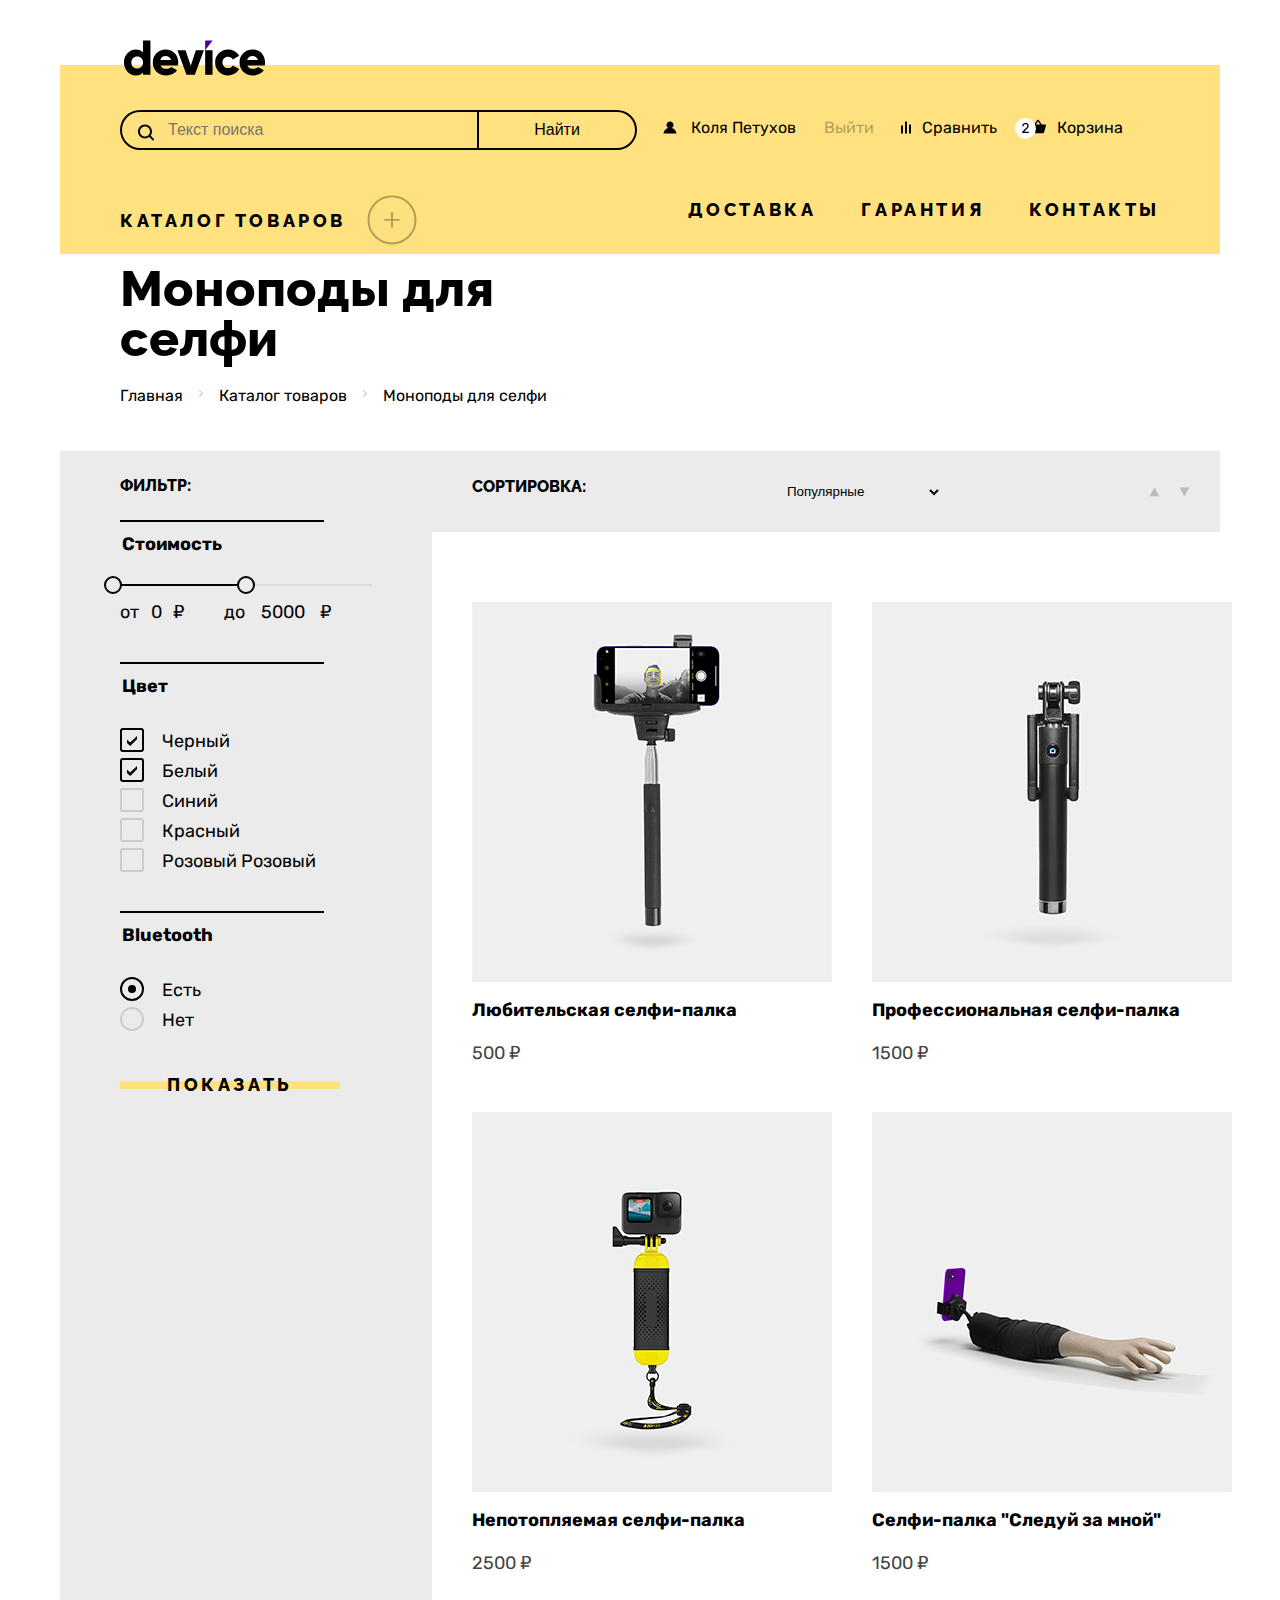
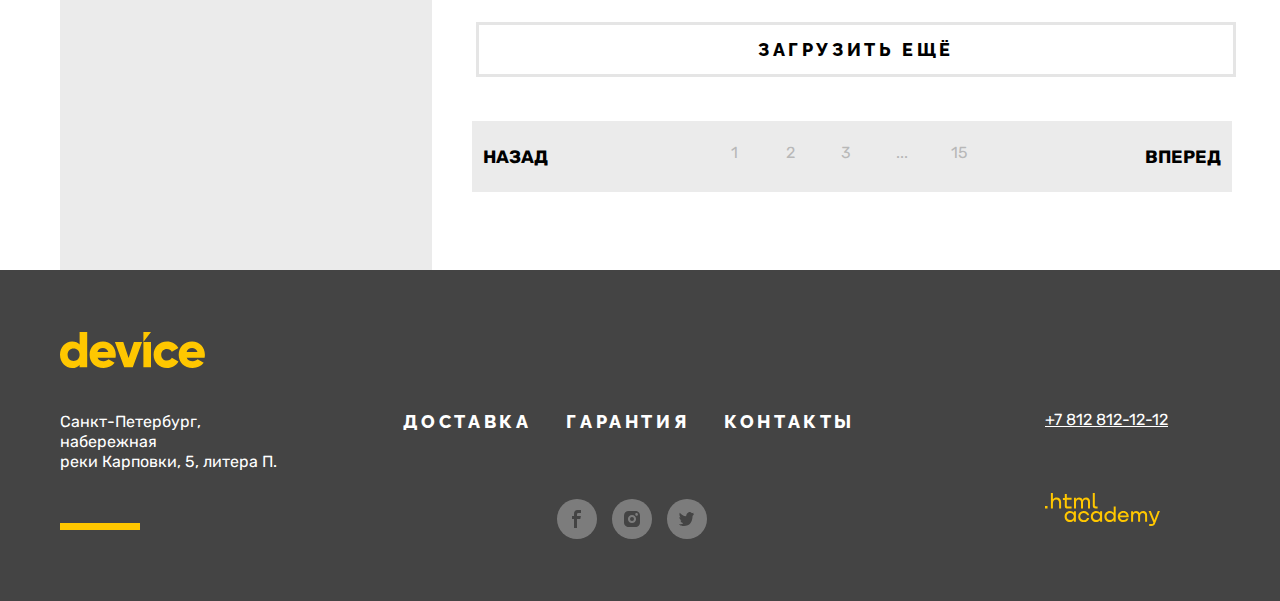
<file: catalog.html>
<!DOCTYPE html>
<html lang="ru">
  <head>
    <meta charset="utf-8">
    <title>Каталог</title>
    <link rel="stylesheet" href="styles/styles.css">
  </head>
  <body>
    <header class="page-header-catalog">
      <div class="page-header-container">
      <a class="header-logo" href="#"><img class="header-logo-image" src="images/logo/logo-black.svg" width="145" height="36" alt="Логотип Девайс"></a>
      <div class="user-navigation">
      <form class="form-search-header" action="https://echo.htmlacademy.ru/" method="post">
        <label class="form-search">
        <input class="search" type="search" placeholder="Текст поиска">
      </label>
        <button class="form-search-button" type="submit">Найти</button>
      </form>
      <ul class="navigation-list-user-navigation">
        <li class="navigation-item">
          <a class="navigation-link-user navigation-link-login" href="#">Коля Петухов</a>
        </li>
<li class="navigation-item navigation-item-exit">
                <a class="navigation-link-user navigation-link-exit" href="#">Выйти</a>
              </li>

        
        <li class="navigation-item">
          <a class="navigation-link-user navigation-link-comparison" href="#">Сравнить</a>
        </li>
        <li class="navigation-item navigation-item-shopping-cart">
          <a class="navigation-link-user navigation-link-shopping-cart" href="#">Корзина</a>
        </li>
      </ul>
      </div> 
      <nav class="navigation"> 
        <ul class=" navigation-catalog-list"> 
          <li class="navigation-catalog-item">
            <a class="navigation-navigation-link link-catalog" href="#">Каталог товаров</a>
          </li>
          <li class="navigation-catalog-item">
            <button class=" button button-catalog" type="button">
             <img src="images/icons/catalog.svg" width="50" height="50" alt="Открыть каталог"> 
              </button>
          </li>
          <ul class="subcatalog-list">
            <li class="subcatalog-item virt-real-item">
              <a  class="subcatalog-link" href="#">Виртуальная реальность</a>
            </li>
            <li class="subcatalog-item monopods-item">
              <a  class="subcatalog-link" href="#">Моноподы для селфи</a>
            </li>
            <li class="subcatalog-item cameras-item">
              <a  class="subcatalog-link" href="#">Экшн-камеры</a>
            </li>
            <li class="subcatalog-item fitness-item">
              <a  class="subcatalog-link" href="#">Фитнес-браслеты</a>
            </li>
            <li class="subcatalog-item watchesl-item">
              <a  class="subcatalog-link" href="#">Умные часы</a>
            </li>
            <li class="subcatalog-item copters-item">
              <a  class="subcatalog-link" href="#">Квадрокоптеры</a>
            </li>
          </ul>
        </ul>
         <ul class="navigation-services-list navigation-list-catalog-services">
          <li class="navigation-item-services">
            <a class="navigation-navigation-link" href="#">Доставка</a>
          </li>
          <li class="navigation-item-services">
            <a class="navigation-navigation-link" href="#">Гарантия</a>
          </li>
          <li class="navigation-item-services">
            <a class="navigation-navigation-link" href="#">Контакты</a>
          </li>
        </ul>
      </nav>
    </div>
  </div>
      </header>

        <main class="main-container main-inner">
          <div class="page-container">
            <header class="inner-header">
                <h1 class="inner-header-title">Моноподы для селфи</h1>
                <ul class="breadcrumbs">
                    <li class=" breadcrumbs-item breadcrumbs-item-main">
                      <a class="breadcrumbs-link" href="index.html">Главная</a>
                    </li>
                    <li class=" breadcrumbs-item breadcrumbs-item-arrow">
                      <svg class="breadcrumbs-arrow" aria-hidden="true" focusable="false" width="4" height="7" fill="none" xmlns="http://www.w3.org/2000/svg"><path d="m3.8 3.1-3-3C.6-.1.3-.1.1.1 0 .3 0 .7.1.9l2.6 2.6L.1 6.1c-.1.2-.1.5 0 .7.1.1.3.2.4.2.1 0 .3-.1.4-.1l3-3c0-.1.1-.3.1-.4 0-.1-.1-.3-.2-.4Z" fill="#000"/></svg>
                    </li>
                    <li class="breadcrumbs-item breadcrumbs-item-catalog">
                        <a class="breadcrumbs-link" href="catalog.html">Каталог товаров</a>
                      </li>
                      <li class="breadcrumbs-item breadcrumbs-item-arrow">
                        <svg class="breadcrumbs-arrow" aria-hidden="true" focusable="false" width="4" height="7" fill="none" xmlns="http://www.w3.org/2000/svg"><path d="m3.8 3.1-3-3C.6-.1.3-.1.1.1 0 .3 0 .7.1.9l2.6 2.6L.1 6.1c-.1.2-.1.5 0 .7.1.1.3.2.4.2.1 0 .3-.1.4-.1l3-3c0-.1.1-.3.1-.4 0-.1-.1-.3-.2-.4Z" fill="#000"/></svg>
                      </li>
                    <li class="breadcrumbs-item breadcrumbs-item-monopod">
                      <a class="breadcrumbs-link">Моноподы для селфи</a>
                    </li>
                  </ul>
                
              </header>
              <section class="catalog-products">
                <div class="filtres">
                <h2 class="products-filters">Фильтр:</h2>
                <form class="catalog-filter" action="https://echo.htmlacademy.ru/" method="get">
                <fieldset class="catalog-filter-group">
                    <legend class="catalog-filter-title">Стоимость</legend>
                    <div class="range">
                      <div class="range-scale">
                        <div class="range-bar" style="width: 119px">
                          <button class="range-toggle toggle-min">
                            <span class="visually-hidden">Изменить минимальную цену.</span>
                          </button>
                          <button class="range-toggle toggle-max">
                            <span class="visually-hidden">Изменить максимальную цену.</span>
                          </button>
                        </div>
                      </div>
      
                      <div class="range-wrapper-inputs">
                        <label class="catalog-filter-label">
                          от <input class="range-input" type="number" value="0" name="min-price"> ₽
                        </label>
                        <label class="catalog-filter-label">
                          до <input class="range-input" type="number" value="5000" name="max-price" style="width:71px"> ₽
                        </label>
                      </div>
                    </div>              
                  </fieldset>
                <fieldset class="catalog-filter-group">
                    <legend class="catalog-filter-title">Цвет</legend>
                    <ul class="catalog-filter-list">
                      <li class="catalog-filter-item">
                        <label class="control">
                          <input class="visually-hidden control-input" type="checkbox" name="black" checked>
                          <span class="control-mark mark-checked"></span>
                    <span class="control-label">Черный</span>
                        </label>
                      </li>
                      <li class="catalog-filter-item">
                        <label class="control">
                          <input class="visually-hidden control-input" type="checkbox" name="white" checked>
                          <span class="control-mark mark-checked"></span>
                    <span class="control-label">Белый</span>
                        </label>
                      </li>
                      <li class="catalog-filter-item">
                        <label class="control">
                          <input class="visually-hidden control-input" type="checkbox" name="blue" >
                          <span class="control-mark"></span>
                          <span class="control-label">Синий</span>
                        </label>
                      </li>
                      <li class="catalog-filter-item">
                        <label class="control">
                          <input class="visually-hidden control-input" type="checkbox" name="red">
                          <span class="control-mark"></span>
                    <span class="control-label">Красный</span>
          
                        </label>
                      </li>
                      <li class="catalog-filter-item">
                        <label class="control">
                          <input class="visually-hidden control-input" type="checkbox" name="pink">
                          Розовый
                          <span class="control-mark"></span>
                    <span class="control-label">Розовый</span>
        
                        </label>
                      </li>
                      
                    </ul>
                  </fieldset>
                  <fieldset class="catalog-filter-group">
                    <legend class="catalog-filter-title">Bluetooth</legend>
                    <ul class="catalog-filter-list">
                        <li class="catalog-filter-item">
                          <label class="control">
                            <input class=" visually-hidden control-input" type="radio" name="product-group" value="yes" checked>
                            <span class="control-mark mark-checked"></span>
                          <span class="control-label">Есть</span>
                          </label>
                        </li>
                        <li class="catalog-filter-item">
                          <label class="control">
                            <input class="visually-hidden control-input" type="radio" name="product-group" value="no">
                            <span class="control-mark"></span>
                          <span class="control-label">Нет</span>
                          </label>
                        </li>
                      </ul>
                    </fieldset>
                    <button class="button button-show" type="submit">Показать</button>
                  </form>
                </div>
                  <div class="catalog-right-colomn">
                  <div class="sorting-container">
                  <h2 class="products-classification">Сортировка:</h2>
                    <select class="select-control">
                        <option value="popular">Популярные</option>
                        <option value="cheap">По возрастанию стоимости</option>
                        <option value="expensive">По убыванию стоимости</option>
                      </select>
                      <a href="#" class="button sort-button">
                        <img class="sort-up" src="images/icons/sort-up.svg" width="11" height="10" alt="Вверх">
                      </a>
                      <a class="button sort-button" href="#">
                        <img class="sort-down" src="images/icons/sort-down.svg" width="11" height="10" alt="Вниз">
                      </a>
                    </div>
                      <div class="catalog">
                      <ul class="product-list">
                        <li class="product-card">
                          <div class="product-card-image-wrap">
                            <img class="product-card-image" src="images/catalog/catalog-product-1.jpg" width="360px" height="380px" alt="Любительская селфи-палка">
                            <a href="#" class="product-card-button">Подробнее</a>
                          </div>
                          <div class="product-card-content">
                            <a class="product-card-link" href="#">
                            <h3 class="product-card-title">Любительская селфи-палка</h3>
                          </a>
                          <span class="product-card-price">500 ₽</span> 
                        </div>                         
                        </li>
                        <li class="product-card">
                          <div class="product-card-image-wrap">
                            <a class="product-card-link" href="#">
                              <img class="product-card-image" src="images/catalog/catalog-product-2.jpg" width="360px" height="380px" alt="Профессиональная селфи-палка">
                              <a href="#" class="product-card-button">Подробнее</a>
                            </div>
                            <div class="product-card-content">
                              <h3 class="product-card-title">Профессиональная селфи-палка</h3>
                            </a>
                            <span class="product-card-price">1500 ₽</span>                          
                          </li>
                          <li class="product-card">
                            <div class="product-card-image-wrap">
                            <a class="product-card-link" href="#">
                              <img class="product-card-image" src="images/catalog/catalog-product-3.jpg" width="360px" height="380px" alt="Непотопляемая селфи-палка">
                              <a href="#" class="product-card-button">Подробнее</a>
                            </div>
                            <div class="product-card-content">
                              <h3 class="product-card-title">Непотопляемая селфи-палка</h3>
                            </a>
                            <span class="product-card-price">2500 ₽</span>                          
                          </li>
                          <li class="product-card">
                            <div class="product-card-image-wrap">
                            <a class="product-card-link" href="#">
                              <img class="product-card-image" src="images/catalog/catalog-product-4.jpg" width="360px" height="380px" alt="Селфи-палка Следуй за мной">
                              <a href="#" class="product-card-button">Подробнее</a>
                            </div>
                            <div class="product-card-content">
                              <h3 class="product-card-title">Селфи-палка "Следуй за мной"</h3>
                            </a>
                            <span class="product-card-price">1500 ₽</span>                          
                          </li>
                        </ul>
                        <button class="button pagination-show-more" type="button">Загрузить ещё</button>  
                        <div class="pagination-container">                   
                        <ul class="pagination">
                            <li class="pagination-item">
                              <a class="pagination-link pagination-prev pagination-disabled">Назад</a>
                            </li>
                            <div class="number-pagination">
                            <li class="pagination-item-number">
                              <a class="pagination-link pagination-link-number pagination-current">1</a>
                            </li>
                            <li class="pagination-item-number">
                              <a class="pagination-link pagination-link-number" href="#">2</a>
                            </li>
                            <li class="pagination-item-number">
                              <a class="pagination-link pagination-link-number" href="#">3</a>
                            </li>
                            <li class="pagination-item-number">
                              <a class="pagination-link pagination-link-number" href="#">...</a>
                            </li>
                            <li class="pagination-item-number">
                              <a class="pagination-link pagination-link-number" href="#">15</a>
                            </li>
                          </div>
                            <li class="pagination-item">
                              <a class="pagination-link pagination-next" href="#">Вперед </a>
                            </li>
                          </ul>
                        </div>
                        </div> 
                      </div>               
              </section>
            </div>
        </main>
        <footer class="page-footer">
          <div class="page-footer-container">
          <section class="footer-address">
            <h2 class="visually-hidden" hidden>Адрес</h2>
            <a class="footer-logo" href="#"><img src="images/logo/logo-yellow.svg" width="144.9" height="36" alt="Логотип Девайс"></a>
            <p class="footer-text-address">Санкт-Петербург, набережная<br>
              реки Карповки, 5, литера П.</p>
            </section>
            <div class="footer-navigation-social">
              <ul class="footer-navigation-list"> 
                <li class="footer-navigation-item">
                  <a class="footer-navigation-link" href="#">Доставка</a>
                </li>
                <li class="footer-navigation-item">
                  <a class="footer-navigation-link" href="#">Гарантия</a>
                </li>
                <li class="footer-navigation-item">
                  <a class="footer-navigation-link" href="#">Контакты</a>
                </li>
              </ul>            
              <section class="footer-social">
                <h2 class="visually-hidden" hidden>Социальные сети</h2>
                <ul class="footer-social-list">
                  <li class="footer-social-item">
                    <a class="footer-social-link footer-social-facebook" href="https://www.facebook.com/htmlacademy">
                      <span class="visually-hidden">Facebook</span>
                    </a>
                  </li>
                  <li class="footer-social-item">
                    <a class="footer-social-link footer-social-instagram" href="https://www.instagram.com/htmlacademy/">
                      <span class="visually-hidden">Инстаграм</span>
                    </a>
                  </li>
                  <li class="footer-social-item">
                    <a class="footer-social-link footer-social-twitter" href="https://twitter.com/htmlacademy_ru">
                      <span class="visually-hidden">Твиттер</span>
                    </a>
                  </li>
                </ul>
              </section>
            </div>
                <section class="footer-phone-login-html"> 
                  <h2 class="visually-hidden" hidden>Номер телефона</h2>
                  <a class="footer-phone" href="tel:+78128121212">+7 812 812-12-12</a>
                  <a class="footer-logo-html-link" href="https://htmlacademy.ru/">
                    <svg class="footer-logo-html" aria-hidden="true" focusable="false" width="115" height="33" fill="none" xmlns="http://www.w3.org/2000/svg">
                      <path fill-rule="evenodd" clip-rule="evenodd" d="M0 12.9v2.6h2.5v-2.6H0ZM11.6 4.5c-1.6 0-2.8.7-3.6 1.7h-.1V0h-2v15.5h2v-5.3c0-2.1 1.3-3.6 3.3-3.6 1.8 0 2.9 1.4 2.9 3.2v5.7h2V9.4c.1-3-1.8-4.9-4.5-4.9ZM26.6 4.8h-4.8V1.1h-2v3.8h-1.9v2h1.9v6c0 1.7 1 2.7 2.7 2.7h4.1v-2h-3.7c-.7 0-1.1-.4-1.1-1.1V6.8h4.8v-2ZM41.1 4.6c-1.6 0-2.9.8-3.5 2.1h-.1c-.6-1.2-1.8-2.1-3.4-2.1-1.4 0-2.5.8-3.1 1.8h-.1V4.8H29v10.6h2V10c0-2 1-3.5 2.6-3.5 1.5 0 2.4 1 2.4 2.6v6.3h2V9.8c0-2.4 1.4-3.3 2.6-3.3 1.5 0 2.4 1 2.4 2.6v6.3h2V8.9c.1-2.5-1.4-4.3-3.9-4.3ZM47.8 12.7c0 1.7 1 2.7 2.8 2.7h2v-2h-1.7c-.7 0-1.1-.4-1.1-1.1V0h-2v12.7ZM28.9 19.7c-.9-1.1-2.2-1.8-3.9-1.8-3.1 0-5.4 2.3-5.4 5.6s2.3 5.6 5.4 5.6c1.8 0 3-.8 3.8-1.9h.1v1.6h2V18.2h-2v1.5Zm-3.6 7.4c-2.2 0-3.6-1.6-3.6-3.6s1.4-3.6 3.6-3.6 3.6 1.6 3.6 3.6c0 1.9-1.4 3.6-3.6 3.6ZM44.2 22c-.5-2.4-2.6-4.1-5.4-4.1a5.4 5.4 0 0 0-5.6 5.6c0 3.1 2.2 5.6 5.6 5.6 2.8 0 4.9-1.8 5.4-4.2h-2.1a3.4 3.4 0 0 1-3.3 2.3c-2.2 0-3.6-1.6-3.6-3.6s1.4-3.6 3.6-3.6c1.6 0 2.8 1 3.3 2.2h2.1V22ZM55.1 19.7c-.9-1.1-2.2-1.8-3.9-1.8-3.1 0-5.4 2.3-5.4 5.6s2.3 5.6 5.4 5.6c1.8 0 3-.8 3.8-1.9h.1v1.6h2V18.2h-2v1.5Zm-3.6 7.4c-2.2 0-3.6-1.6-3.6-3.6s1.4-3.6 3.6-3.6 3.6 1.6 3.6 3.6c0 1.9-1.5 3.6-3.6 3.6ZM68.7 19.8c-.9-1.1-2.2-1.9-3.9-1.9-3.1 0-5.4 2.3-5.4 5.6s2.2 5.6 5.4 5.6c1.7 0 3-.8 3.8-1.8h.1v1.5h2V13.4h-2v6.4Zm-3.6 7.3c-2.2 0-3.6-1.6-3.6-3.6s1.4-3.6 3.6-3.6 3.6 1.6 3.6 3.6c-.1 2-1.5 3.6-3.6 3.6ZM78.3 17.9c-3.3 0-5.5 2.5-5.5 5.6 0 3 2.1 5.6 5.5 5.6 2.5 0 4.5-1.3 5.2-3.6h-2.1c-.5 1-1.6 1.6-3 1.6-1.9 0-3.3-1.3-3.4-2.9h8.8c.2-3.6-2-6.3-5.5-6.3Zm0 1.9c1.7 0 3 1 3.3 2.6h-6.5c.3-1.5 1.5-2.6 3.2-2.6ZM98.2 17.9c-1.6 0-2.9.8-3.6 2h-.1c-.6-1.2-1.8-2-3.4-2-1.4 0-2.5.7-3.1 1.8v-1.5h-1.9v10.6h2v-5.4c0-2 1-3.4 2.6-3.5 1.5 0 2.4 1 2.4 2.6v6.3h2v-5.6c0-2.4 1.4-3.3 2.6-3.3 1.5 0 2.4 1 2.4 2.6v6.3h2v-6.5c.1-2.6-1.4-4.4-3.9-4.4ZM109.4 27l-3.6-8.9h-2.2l4.8 11.6c-.3.9-.7 1.2-1.7 1.2h-2.5v2h2.5c1.8 0 2.8-.8 3.5-2.6l4.7-12.2h-2.1l-3.4 8.9Z" fill="inherit" stroke="inherit" />
                    </svg>
                  </a>
              </section>
            </div>
        </footer>
  </body>
</html>
</file>
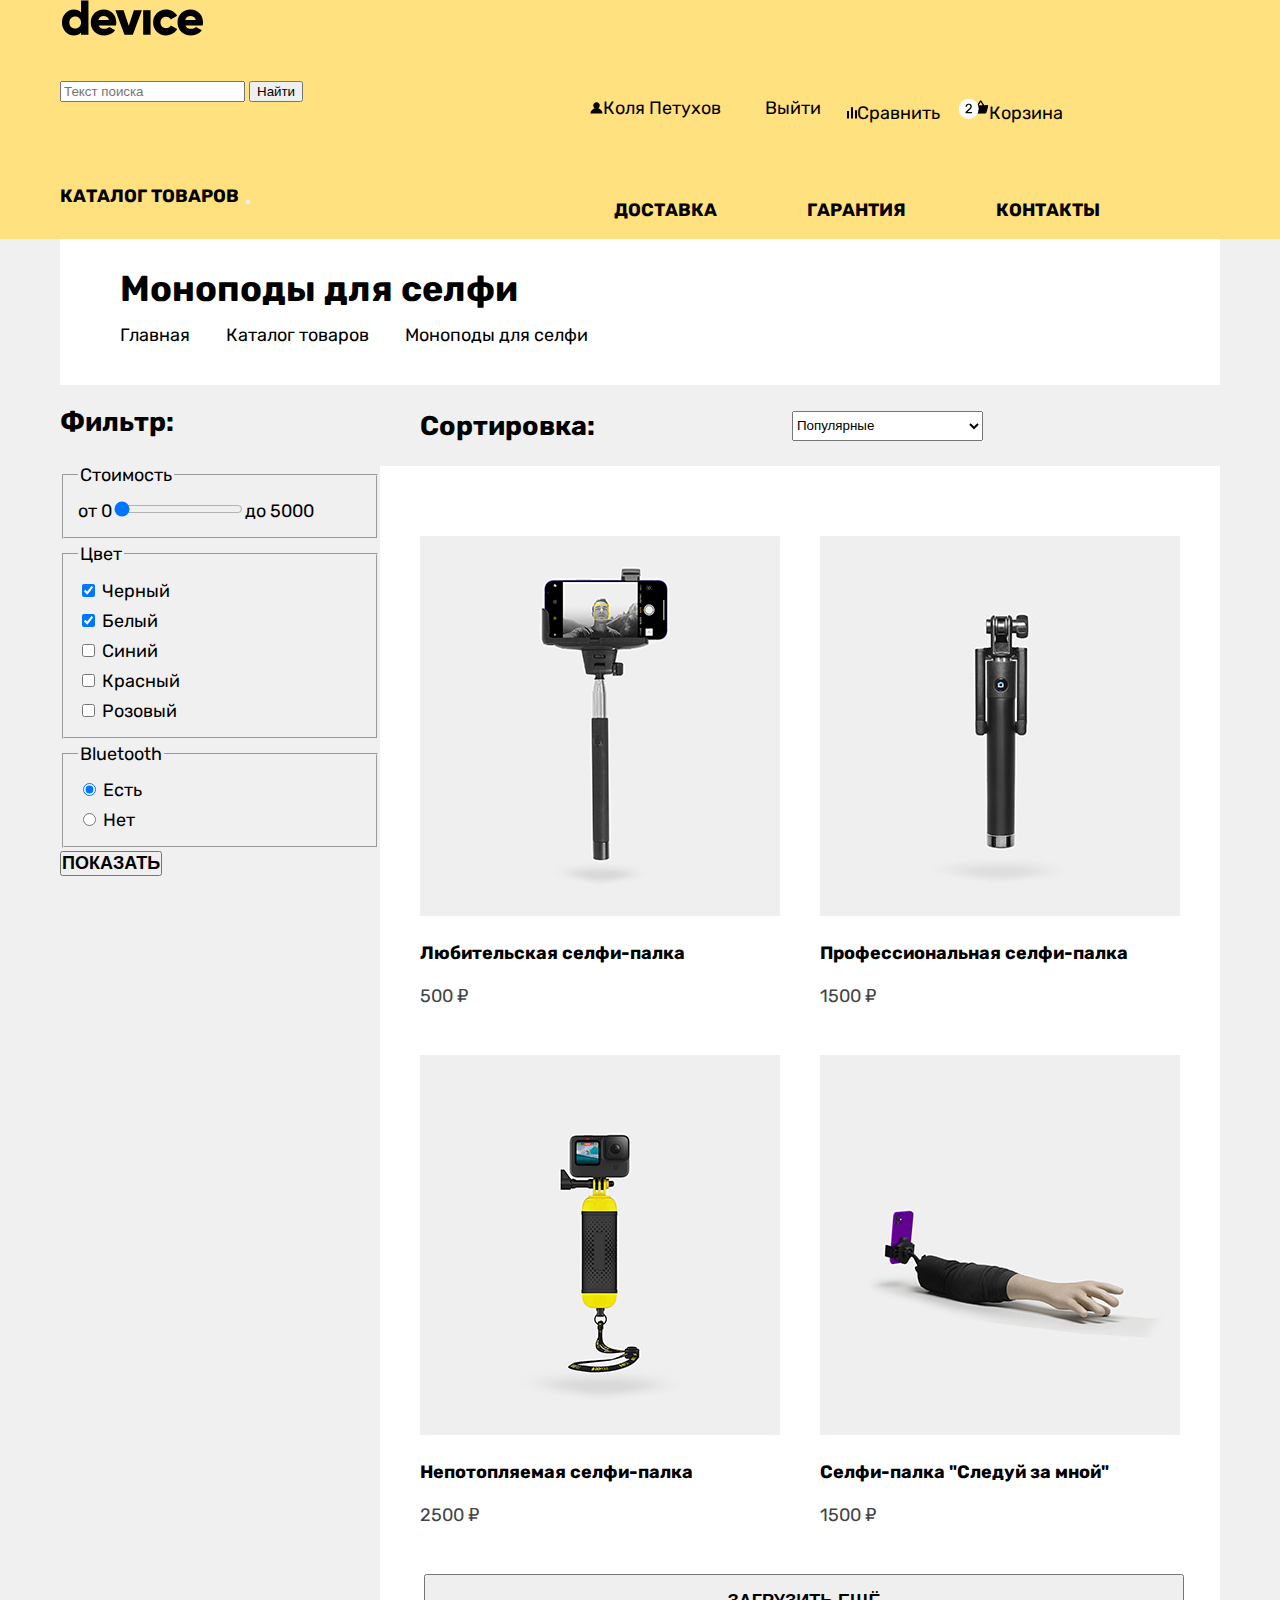
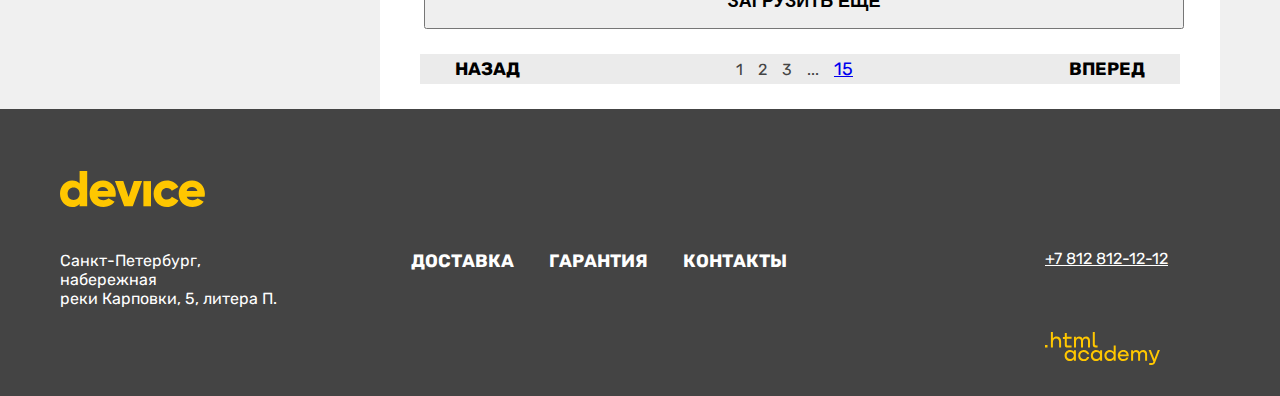
<file: 5/catalog.html>
<!DOCTYPE html>
<html lang="ru">
  <head>
    <meta charset="utf-8">
    <title>Каталог</title>
    <link rel="stylesheet" href="styles/styles.css">
    <base href="https://htmlacademy-htmlcss.github.io/1929147-device-33/5/">
</head>
  <body>
    <header class="page-header">
      <div class="page-header-container">
        <a class="header-logo" href="#"><img src="images/logo/logo-black.svg" width="145px" height="36px" alt="Логотип Девайс"></a>
        <div class="user-navigation">
        <form class="form-search" action="https://echo.htmlacademy.ru/" method="post">  
          <input type="search" placeholder="Текст поиска">
          <input type="button" value="Найти">
        </form>        
          <ul class="navigation-list-user-navigation">
            <div class="login">
            <li class="navigation-item">
              <a class="navigation-link navigation-link-login" href="#"><img src="images/icons/login.svg" width="13px" height="12px" alt="Войти">Коля Петухов</a>
            </li>
            <li class="navigation-item">
                <a class="navigation-link navigation-link-login" href="#">Выйти</a>
              </li>
            </div>
            <div class="comparison-shopping-cart">
            <li class="navigation-item">
              <a class="navigation-link navigation-link-comparison" href="#"><img src="images/icons/comparison.svg" width="10px" height="12px" alt="Сравнить">Сравнить</a>
            </li>
            <li class="navigation-item">
              <a class="navigation-link navigation-link-shopping-cart" href="#"><img src="images/icons/shopping-cart.svg" width="31px" height="21px" alt="Корзина">Корзина</a>
            </li>
          </div>
          </ul>  
        </div>      
        <nav class="navigation"> 
          <ul class="navigation-list-catalog-services">
            <div class="navigation-catalog">
            <li class="navigation-item">
              <a class="navigation-navigation-link link-catalog" href="#">Каталог товаров</a>
            </li>
            <li class="navigation-item">
              <button class=" button button-catalog" type="button">
                <span class="visually-hidden">Открыть каталог</span></button>
            </li>
          </div>
          <div class="navigation-services">
            <li class="navigation-item-services">
              <a class="navigation-navigation-link" href="#">Доставка</a>
            </li>
            <li class="navigation-item-services">
              <a class="navigation-navigation-link" href="#">Гарантия</a>
            </li>
            <li class="navigation-item-services">
              <a class="navigation-navigation-link" href="#">Контакты</a>
            </li>
          </div>
          </ul>
        </nav>     
      </div>
    </div>
        </header>
        <main class="main-container main-inner">
          <div class="page-container">
            <header class="inner-header">
                <h1 class="inner-header-title">Моноподы для селфи</h1>
                <ul class="breadcrumbs">
                    <li class="breadcrumbs-item-main">
                      <a class="breadcrumbs-link" href="index.html">Главная</a>
                    </li>
                    <li class="breadcrumbs-item-catalog">
                        <a class="breadcrumbs-link" href="catalog.html">Каталог товаров</a>
                      </li>
                    <li class="breadcrumbs-item-monopod">
                      <a class="breadcrumbs-link">Моноподы для селфи</a>
                    </li>
                  </ul>
                
              </header>
              <section class="catalog-products">
                <div class="filtres">
                <h2 class="products-filters">Фильтр:</h2>
                <form class="catalog-filter" action="https://echo.htmlacademy.ru/" method="get">
                <fieldset class="catalog-filter-group">
                    <legend class="catalog-filter-title">Стоимость</legend>
                    <label class="control">от 0<input type="range" name="min-price" value="0">до 5000
                    </label>                
                  </fieldset>
                <fieldset class="catalog-filter-group">
                    <legend class="catalog-filter-title">Цвет</legend>
                    <ul class="catalog-filter-list">
                      <li class="catalog-filter-item">
                        <label class="control">
                          <input class="control-input" type="checkbox" name="black" checked>
                                    Черный
                        </label>
                      </li>
                      <li class="catalog-filter-item">
                        <label class="control">
                          <input class="control-input" type="checkbox" name="white" checked>
          
                          Белый
                        </label>
                      </li>
                      <li class="catalog-filter-item">
                        <label class="control">
                          <input class="control-input" type="checkbox" name="blue" >
          
                          Синий
                        </label>
                      </li>
                      <li class="catalog-filter-item">
                        <label class="control">
                          <input class="control-input" type="checkbox" name="red">
          
                          Красный
                        </label>
                      </li>
                      <li class="catalog-filter-item">
                        <label class="control">
                          <input class="control-input" type="checkbox" name="pink">
          
                          Розовый
                        </label>
                      </li>
                      
                    </ul>
                  </fieldset>
                  <fieldset class="catalog-filter-group">
                    <legend class="catalog-filter-title">Bluetooth</legend>
                    <ul class="catalog-filter-list">
                        <li class="catalog-filter-item">
                          <label class="control">
                            <input class="control-input" type="radio" name="product-group" value="yes" checked>
          
                        Есть
                          </label>
                        </li>
                        <li class="catalog-filter-item">
                          <label class="control">
                            <input class="control-input" type="radio" name="product-group" value="no">
          
                        Нет
                          </label>
                        </li>
                      </ul>
                    </fieldset>
                    <button class="button" type="submit">Показать</button>
                  </form>
                </div>
                  <div class="catalog-right-colomn">
                  <div class="sorting-container">
                  <h2 class="products-classification">Сортировка:</h2>
                    <select class="select-control">
                        <option value="popular">Популярные</option>
                        <option value="cheap">По возрастанию стоимости</option>
                        <option value="expensive">По убыванию стоимости</option>
                      </select>
                      <a href="#" class="button">
                        <span class="visually-hidden">Подняться</span>
                      </a>
                      <a class="button" href="#">
                        <span class="visually-hidden">Спуститься</span>
                      </a>
                    </div>
                      <div class="catalog">
                      <ul class="product-list">
                        <li class="product-card">
                          <a class="product-card-link" href="#">
                            <img class="product-card-image" src="images/catalog/catalog-product-1.jpg" width="360px" height="380px" alt="Любительская селфи-палка">
                            <h3 class="product-card-title">Любительская селфи-палка</h3>
                          </a>
                          <span class="product-card-price">500 ₽</span>                          
                        </li>
                        <li class="product-card">
                            <a class="product-card-link" href="#">
                              <img class="product-card-image" src="images/catalog/catalog-product-2.jpg" width="360px" height="380px" alt="Профессиональная селфи-палка">
                              <h3 class="product-card-title">Профессиональная селфи-палка</h3>
                            </a>
                            <span class="product-card-price">1500 ₽</span>                          
                          </li>
                          <li class="product-card">
                            <a class="product-card-link" href="#">
                              <img class="product-card-image" src="images/catalog/catalog-product-3.jpg" width="360px" height="380px" alt="Непотопляемая селфи-палка">
                              <h3 class="product-card-title">Непотопляемая селфи-палка</h3>
                            </a>
                            <span class="product-card-price">2500 ₽</span>                          
                          </li>
                          <li class="product-card">
                            <a class="product-card-link" href="#">
                              <img class="product-card-image" src="images/catalog/catalog-product-4.jpg" width="360px" height="380px" alt="Селфи-палка Следуй за мной">
                              <h3 class="product-card-title">Селфи-палка "Следуй за мной"</h3>
                            </a>
                            <span class="product-card-price">1500 ₽</span>                          
                          </li>
                        </ul>
                        <button class="button pagination-show-more" type="button">Загрузить ещё</button>  
                        <div class="pagination-container">                   
                        <ul class="pagination">
                            <li class="pagination-item">
                              <a class="pagination-link pagination-prev pagination-disabled">Назад</a>
                            </li>
                            <div class="number-pagination">
                            <li class="pagination-item-number">
                              <a class="pagination-link pagination-current">1</a>
                            </li>
                            <li class="pagination-item-number">
                              <a class="pagination-link" href="#">2</a>
                            </li>
                            <li class="pagination-item-number">
                              <a class="pagination-link" href="#">3</a>
                            </li>
                            <li class="pagination-item-number">
                              <a class="pagination-link" href="#">...</a>
                            </li>
                            <li class="pagination-item">
                              <a class="pagination-link-number" href="#">15</a>
                            </li>
                          </div>
                            <li class="pagination-item">
                              <a class="pagination-link pagination-next" href="#">Вперед </a>
                            </li>
                          </ul>
                        </div>
                        </div> 
                      </div>               
              </section>
            </div>
        </main>
        <footer class="page-footer">
          <div class="page-footer-container">
          <section class="footer-address">
            <h2 class="visually-hidden" hidden>Адрес</h2>
            <a class="footer-logo" href="#"><img src="images/logo/logo-yellow.svg" width="144.9" height="36" alt="Логотип Девайс"></a>
            <p class="footer-text-address">Санкт-Петербург, набережная<br>
              реки Карповки, 5, литера П.</p>
            </section>
            <div class="footer-navigation-social">
              <ul class="footer-navigation-list"> 
                <li class="footer-navigation-item">
                  <a class="footer-navigation-link" href="#">Доставка</a>
                </li>
                <li class="footer-navigation-item">
                  <a class="footer-navigation-link" href="#">Гарантия</a>
                </li>
                <li class="footer-navigation-item">
                  <a class="footer-navigation-link" href="#">Контакты</a>
                </li>
              </ul>            
              <section class="footer-social">
                <h2 class="visually-hidden" hidden>Социальные сети</h2>
                <ul class="footer-social-list">
                  <li class="footer-social-item">
                    <a class="button" href="https://www.facebook.com/htmlacademy">
                      <span class="visually-hidden">Facebook</span>
                    </a>
                  </li>
                  <li class="footer-social-item">
                    <a class="button" href="https://www.instagram.com/htmlacademy/">
                      <span class="visually-hidden">Инстаграм</span>
                    </a>
                  </li>
                  <li class="footer-social-item">
                    <a class="button" href="https://twitter.com/htmlacademy_ru">
                      <span class="visually-hidden">Твиттер</span>
                    </a>
                  </li>
                </ul>
              </section>
            </div>
                <section class="footer-phone-logo-html"> 
                  <h2 class="visually-hidden" hidden>Номер телефона</h2>
                  <a class="footer-phone" href="tel:+78128121212">+7 812 812-12-12</a>
                  <a class="footer-logo-html" href="https://htmlacademy.ru/"><img src="images/logo/logo-html.svg" width="114.9" height="32.9" alt="Логотип HTML-Academy"></a>
              </section>
            </div>
        </footer>

  </body>
</html>
</file>
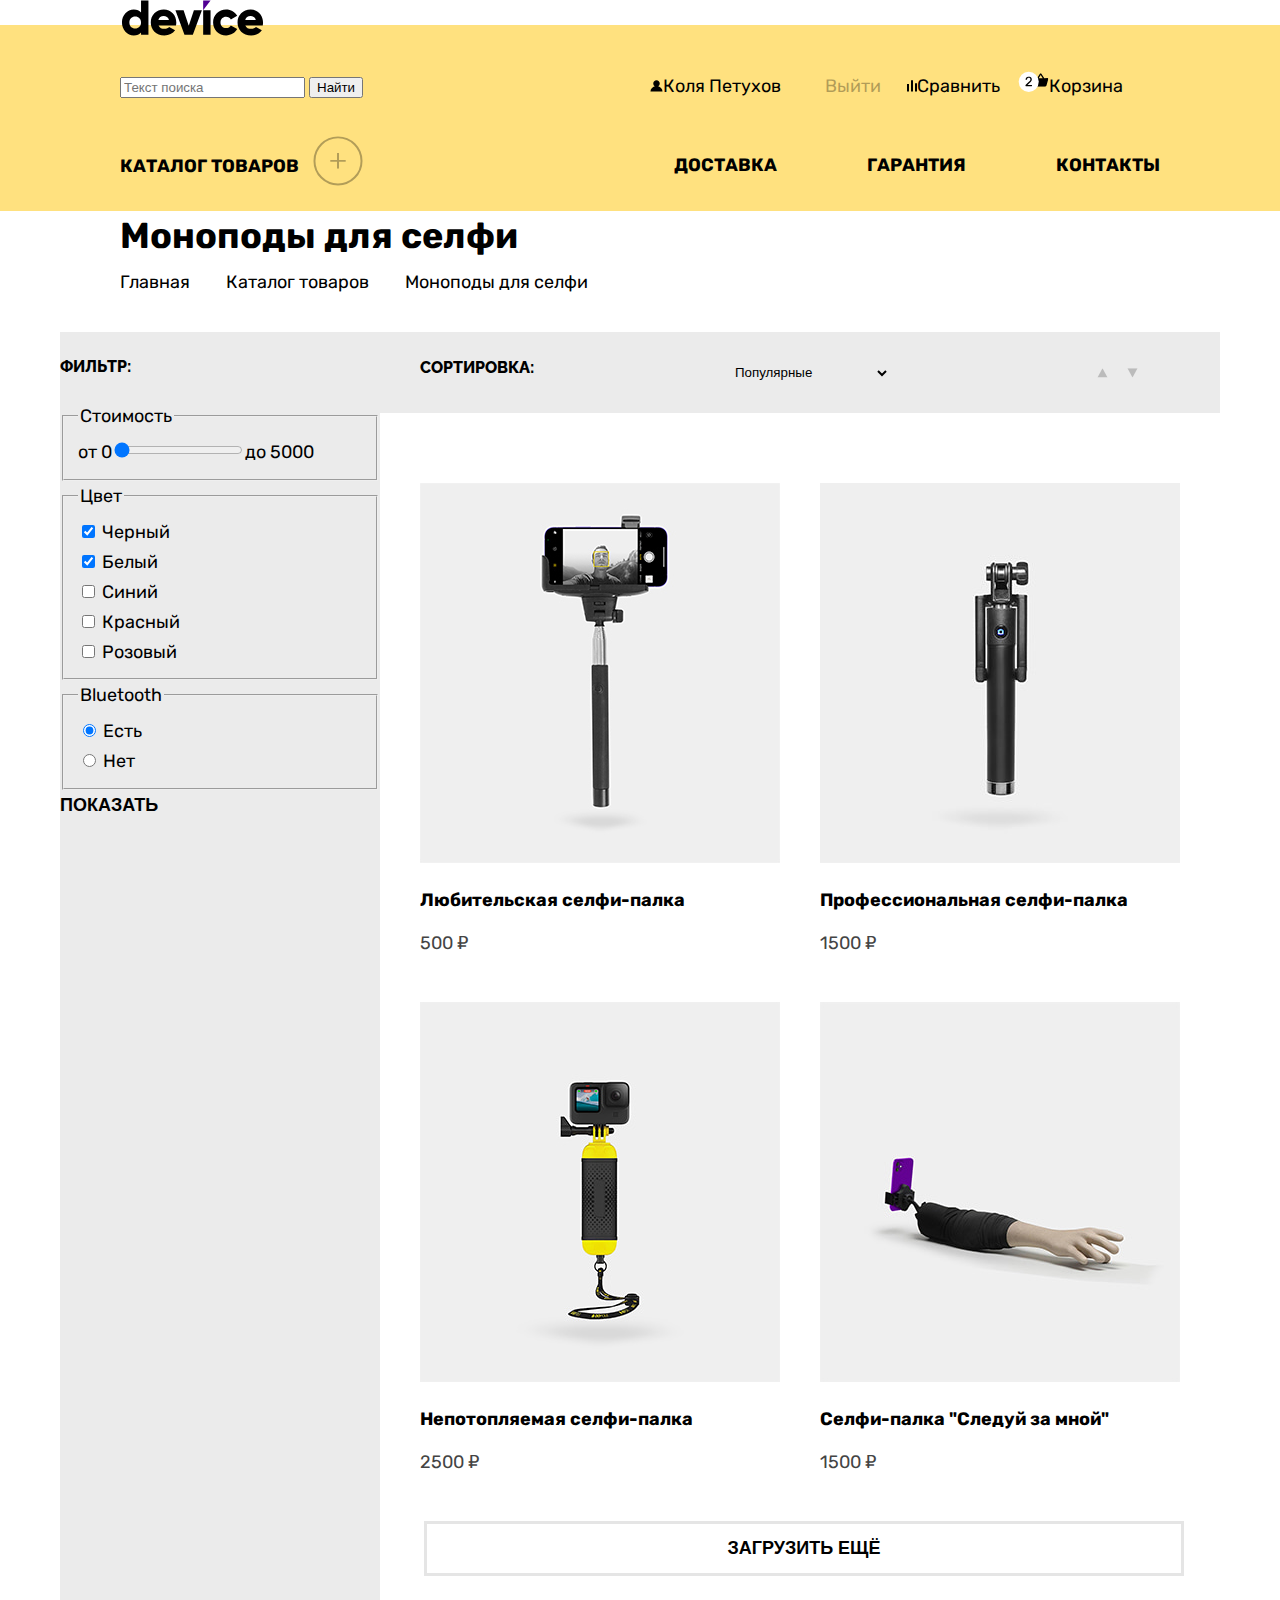
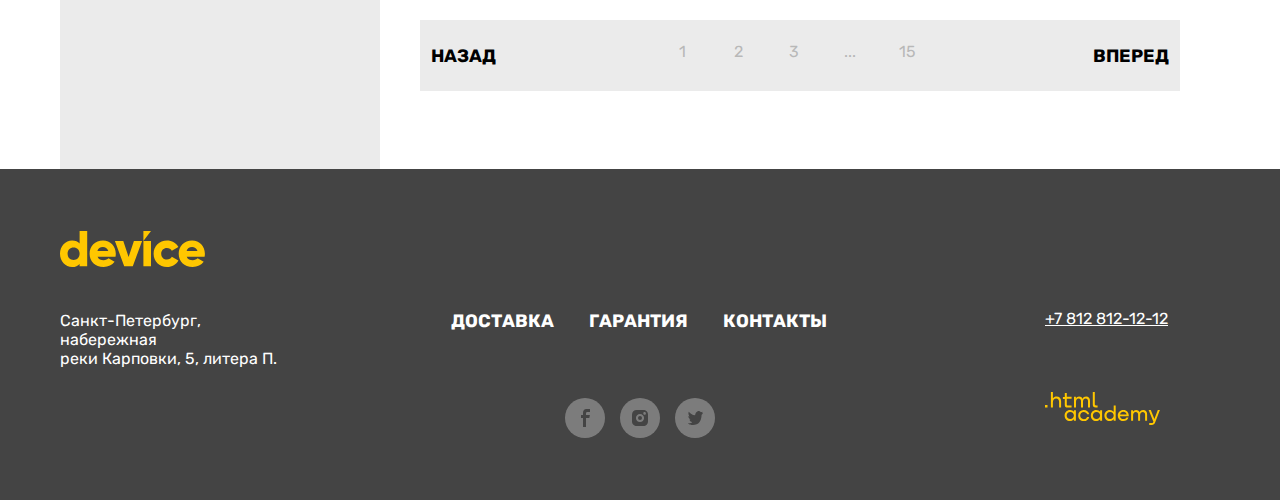
<file: 6/catalog.html>
<!DOCTYPE html>
<html lang="ru">
  <head>
    <meta charset="utf-8">
    <title>Каталог</title>
    <link rel="stylesheet" href="styles/styles.css">
    <base href="https://htmlacademy-htmlcss.github.io/1929147-device-33/6/">
</head>
  <body>
    <header class="page-header-catalog">
      <div class="page-header-container">
        <a class="header-logo" href="#"><img src="images/logo/logo-black.svg" width="145px" height="36px" alt="Логотип Девайс"></a>
        <div class="user-navigation">
        <form class="form-search" action="https://echo.htmlacademy.ru/" method="post">  
          <input type="search" placeholder="Текст поиска">
          <input type="button" value="Найти">
        </form>        
          <ul class="navigation-list-user-navigation">
            <div class="login">
            <li class="navigation-item">
              <a class="navigation-link navigation-link-login" href="#"><img src="images/icons/login.svg" width="13px" height="12px" alt="Войти">Коля Петухов</a>
            </li>
            <li class="navigation-item">
                <a class="navigation-link navigation-link-exit" href="#">Выйти</a>
              </li>
            </div>
            <div class="comparison-shopping-cart">
            <li class="navigation-item">
              <a class="navigation-link navigation-link-comparison" href="#"><img src="images/icons/comparison.svg" width="10px" height="12px" alt="Сравнить">Сравнить</a>
            </li>
            <li class="navigation-item">
              <a class="navigation-link navigation-link-shopping-cart" href="#"><img src="images/icons/shopping-cart.svg" width="31px" height="21px" alt="Корзина">Корзина</a>
            </li>
          </div>
          </ul>  
        </div>      
        <nav class="navigation"> 
          <ul class="navigation-list-catalog-services">
            <div class="navigation-catalog">
            <li class="navigation-item-catalog">
              <a class="navigation-navigation-link link-catalog" href="#">Каталог товаров</a>
            </li>
            <li class="navigation-item">
              <button class=" button button-catalog" type="button">
               <img src="images/icons/catalog.svg" width="50" height="50" alt="Открыть каталог"> 
                </button>
            </li>
            <li class="navigation-item">
              <button class=" button button-catalog" type="button">
                <span class="visually-hidden">Открыть каталог</span></button>
            </li>
          </div>
          <div class="navigation-services">
            <li class="navigation-item-services">
              <a class="navigation-navigation-link" href="#">Доставка</a>
            </li>
            <li class="navigation-item-services">
              <a class="navigation-navigation-link" href="#">Гарантия</a>
            </li>
            <li class="navigation-item-services">
              <a class="navigation-navigation-link" href="#">Контакты</a>
            </li>
          </div>
          </ul>
        </nav>     
      </div>
    </div>
        </header>
        <main class="main-container main-inner">
          <div class="page-container">
            <header class="inner-header">
                <h1 class="inner-header-title">Моноподы для селфи</h1>
                <ul class="breadcrumbs">
                    <li class="breadcrumbs-item-main">
                      <a class="breadcrumbs-link" href="index.html">Главная</a>
                    </li>
                    <li class="breadcrumbs-item-catalog">
                        <a class="breadcrumbs-link" href="catalog.html">Каталог товаров</a>
                      </li>
                    <li class="breadcrumbs-item-monopod">
                      <a class="breadcrumbs-link">Моноподы для селфи</a>
                    </li>
                  </ul>
                
              </header>
              <section class="catalog-products">
                <div class="filtres">
                <h2 class="products-filters">Фильтр:</h2>
                <form class="catalog-filter" action="https://echo.htmlacademy.ru/" method="get">
                <fieldset class="catalog-filter-group">
                    <legend class="catalog-filter-title">Стоимость</legend>
                    <label class="control">от 0<input type="range" name="min-price" value="0">до 5000
                    </label>                
                  </fieldset>
                <fieldset class="catalog-filter-group">
                    <legend class="catalog-filter-title">Цвет</legend>
                    <ul class="catalog-filter-list">
                      <li class="catalog-filter-item">
                        <label class="control">
                          <input class="control-input" type="checkbox" name="black" checked>
                                    Черный
                        </label>
                      </li>
                      <li class="catalog-filter-item">
                        <label class="control">
                          <input class="control-input" type="checkbox" name="white" checked>
          
                          Белый
                        </label>
                      </li>
                      <li class="catalog-filter-item">
                        <label class="control">
                          <input class="control-input" type="checkbox" name="blue" >
          
                          Синий
                        </label>
                      </li>
                      <li class="catalog-filter-item">
                        <label class="control">
                          <input class="control-input" type="checkbox" name="red">
          
                          Красный
                        </label>
                      </li>
                      <li class="catalog-filter-item">
                        <label class="control">
                          <input class="control-input" type="checkbox" name="pink">
          
                          Розовый
                        </label>
                      </li>
                      
                    </ul>
                  </fieldset>
                  <fieldset class="catalog-filter-group">
                    <legend class="catalog-filter-title">Bluetooth</legend>
                    <ul class="catalog-filter-list">
                        <li class="catalog-filter-item">
                          <label class="control">
                            <input class="control-input" type="radio" name="product-group" value="yes" checked>
          
                        Есть
                          </label>
                        </li>
                        <li class="catalog-filter-item">
                          <label class="control">
                            <input class="control-input" type="radio" name="product-group" value="no">
          
                        Нет
                          </label>
                        </li>
                      </ul>
                    </fieldset>
                    <button class="button" type="submit">Показать</button>
                  </form>
                </div>
                  <div class="catalog-right-colomn">
                  <div class="sorting-container">
                  <h2 class="products-classification">Сортировка:</h2>
                    <select class="select-control">
                        <option value="popular">Популярные</option>
                        <option value="cheap">По возрастанию стоимости</option>
                        <option value="expensive">По убыванию стоимости</option>
                      </select>
                      <a href="#" class="button sort-button">
                        <img class="sort-up" src="images/icons/sort-up.svg" width="11" height="10" alt="Вверх">
                      </a>
                      <a class="button sort-button" href="#">
                        <img class="sort-down" src="images/icons/sort-down.svg" width="11" height="10" alt="Вниз">
                      </a>
                    </div>
                      <div class="catalog">
                      <ul class="product-list">
                        <li class="product-card">
                          <a class="product-card-link" href="#">
                            <img class="product-card-image" src="images/catalog/catalog-product-1.jpg" width="360px" height="380px" alt="Любительская селфи-палка">
                            <h3 class="product-card-title">Любительская селфи-палка</h3>
                          </a>
                          <span class="product-card-price">500 ₽</span>                          
                        </li>
                        <li class="product-card">
                            <a class="product-card-link" href="#">
                              <img class="product-card-image" src="images/catalog/catalog-product-2.jpg" width="360px" height="380px" alt="Профессиональная селфи-палка">
                              <h3 class="product-card-title">Профессиональная селфи-палка</h3>
                            </a>
                            <span class="product-card-price">1500 ₽</span>                          
                          </li>
                          <li class="product-card">
                            <a class="product-card-link" href="#">
                              <img class="product-card-image" src="images/catalog/catalog-product-3.jpg" width="360px" height="380px" alt="Непотопляемая селфи-палка">
                              <h3 class="product-card-title">Непотопляемая селфи-палка</h3>
                            </a>
                            <span class="product-card-price">2500 ₽</span>                          
                          </li>
                          <li class="product-card">
                            <a class="product-card-link" href="#">
                              <img class="product-card-image" src="images/catalog/catalog-product-4.jpg" width="360px" height="380px" alt="Селфи-палка Следуй за мной">
                              <h3 class="product-card-title">Селфи-палка "Следуй за мной"</h3>
                            </a>
                            <span class="product-card-price">1500 ₽</span>                          
                          </li>
                        </ul>
                        <button class="button pagination-show-more" type="button">Загрузить ещё</button>  
                        <div class="pagination-container">                   
                        <ul class="pagination">
                            <li class="pagination-item">
                              <a class="pagination-link pagination-prev pagination-disabled">Назад</a>
                            </li>
                            <div class="number-pagination">
                            <li class="pagination-item-number">
                              <a class="pagination-link pagination-link-number pagination-current">1</a>
                            </li>
                            <li class="pagination-item-number">
                              <a class="pagination-link pagination-link-number" href="#">2</a>
                            </li>
                            <li class="pagination-item-number">
                              <a class="pagination-link pagination-link-number" href="#">3</a>
                            </li>
                            <li class="pagination-item-number">
                              <a class="pagination-link pagination-link-number" href="#">...</a>
                            </li>
                            <li class="pagination-item-number">
                              <a class="pagination-link pagination-link-number" href="#">15</a>
                            </li>
                          </div>
                            <li class="pagination-item">
                              <a class="pagination-link pagination-next" href="#">Вперед </a>
                            </li>
                          </ul>
                        </div>
                        </div> 
                      </div>               
              </section>
            </div>
        </main>
        <footer class="page-footer">
          <div class="page-footer-container">
          <section class="footer-address">
            <h2 class="visually-hidden" hidden>Адрес</h2>
            <a class="footer-logo" href="#"><img src="images/logo/logo-yellow.svg" width="144.9" height="36" alt="Логотип Девайс"></a>
            <p class="footer-text-address">Санкт-Петербург, набережная<br>
              реки Карповки, 5, литера П.</p>
            </section>
            <div class="footer-navigation-social">
              <ul class="footer-navigation-list"> 
                <li class="footer-navigation-item">
                  <a class="footer-navigation-link" href="#">Доставка</a>
                </li>
                <li class="footer-navigation-item">
                  <a class="footer-navigation-link" href="#">Гарантия</a>
                </li>
                <li class="footer-navigation-item">
                  <a class="footer-navigation-link" href="#">Контакты</a>
                </li>
              </ul>            
              <section class="footer-social">
                <h2 class="visually-hidden" hidden>Социальные сети</h2>
                <ul class="footer-social-list">
                  <li class="footer-social-item">
                    <a class="footer-social-link footer-social-facebook" href="https://www.facebook.com/htmlacademy">
                      <span class="visually-hidden">Facebook</span>
                    </a>
                  </li>
                  <li class="footer-social-item">
                    <a class="footer-social-link footer-social-instagram" href="https://www.instagram.com/htmlacademy/">
                      <span class="visually-hidden">Инстаграм</span>
                    </a>
                  </li>
                  <li class="footer-social-item">
                    <a class="footer-social-link footer-social-twitter" href="https://twitter.com/htmlacademy_ru">
                      <span class="visually-hidden">Твиттер</span>
                    </a>
                  </li>
                </ul>
              </section>
            </div>
                <section class="footer-phone-login-html"> 
                  <h2 class="visually-hidden" hidden>Номер телефона</h2>
                  <a class="footer-phone" href="tel:+78128121212">+7 812 812-12-12</a>
                  <a class="footer-logo-html-link" href="https://htmlacademy.ru/">
                    <svg class="footer-logo-html" aria-hidden="true" focusable="false" width="115" height="33" fill="none" xmlns="http://www.w3.org/2000/svg">
                      <path fill-rule="evenodd" clip-rule="evenodd" d="M0 12.9v2.6h2.5v-2.6H0ZM11.6 4.5c-1.6 0-2.8.7-3.6 1.7h-.1V0h-2v15.5h2v-5.3c0-2.1 1.3-3.6 3.3-3.6 1.8 0 2.9 1.4 2.9 3.2v5.7h2V9.4c.1-3-1.8-4.9-4.5-4.9ZM26.6 4.8h-4.8V1.1h-2v3.8h-1.9v2h1.9v6c0 1.7 1 2.7 2.7 2.7h4.1v-2h-3.7c-.7 0-1.1-.4-1.1-1.1V6.8h4.8v-2ZM41.1 4.6c-1.6 0-2.9.8-3.5 2.1h-.1c-.6-1.2-1.8-2.1-3.4-2.1-1.4 0-2.5.8-3.1 1.8h-.1V4.8H29v10.6h2V10c0-2 1-3.5 2.6-3.5 1.5 0 2.4 1 2.4 2.6v6.3h2V9.8c0-2.4 1.4-3.3 2.6-3.3 1.5 0 2.4 1 2.4 2.6v6.3h2V8.9c.1-2.5-1.4-4.3-3.9-4.3ZM47.8 12.7c0 1.7 1 2.7 2.8 2.7h2v-2h-1.7c-.7 0-1.1-.4-1.1-1.1V0h-2v12.7ZM28.9 19.7c-.9-1.1-2.2-1.8-3.9-1.8-3.1 0-5.4 2.3-5.4 5.6s2.3 5.6 5.4 5.6c1.8 0 3-.8 3.8-1.9h.1v1.6h2V18.2h-2v1.5Zm-3.6 7.4c-2.2 0-3.6-1.6-3.6-3.6s1.4-3.6 3.6-3.6 3.6 1.6 3.6 3.6c0 1.9-1.4 3.6-3.6 3.6ZM44.2 22c-.5-2.4-2.6-4.1-5.4-4.1a5.4 5.4 0 0 0-5.6 5.6c0 3.1 2.2 5.6 5.6 5.6 2.8 0 4.9-1.8 5.4-4.2h-2.1a3.4 3.4 0 0 1-3.3 2.3c-2.2 0-3.6-1.6-3.6-3.6s1.4-3.6 3.6-3.6c1.6 0 2.8 1 3.3 2.2h2.1V22ZM55.1 19.7c-.9-1.1-2.2-1.8-3.9-1.8-3.1 0-5.4 2.3-5.4 5.6s2.3 5.6 5.4 5.6c1.8 0 3-.8 3.8-1.9h.1v1.6h2V18.2h-2v1.5Zm-3.6 7.4c-2.2 0-3.6-1.6-3.6-3.6s1.4-3.6 3.6-3.6 3.6 1.6 3.6 3.6c0 1.9-1.5 3.6-3.6 3.6ZM68.7 19.8c-.9-1.1-2.2-1.9-3.9-1.9-3.1 0-5.4 2.3-5.4 5.6s2.2 5.6 5.4 5.6c1.7 0 3-.8 3.8-1.8h.1v1.5h2V13.4h-2v6.4Zm-3.6 7.3c-2.2 0-3.6-1.6-3.6-3.6s1.4-3.6 3.6-3.6 3.6 1.6 3.6 3.6c-.1 2-1.5 3.6-3.6 3.6ZM78.3 17.9c-3.3 0-5.5 2.5-5.5 5.6 0 3 2.1 5.6 5.5 5.6 2.5 0 4.5-1.3 5.2-3.6h-2.1c-.5 1-1.6 1.6-3 1.6-1.9 0-3.3-1.3-3.4-2.9h8.8c.2-3.6-2-6.3-5.5-6.3Zm0 1.9c1.7 0 3 1 3.3 2.6h-6.5c.3-1.5 1.5-2.6 3.2-2.6ZM98.2 17.9c-1.6 0-2.9.8-3.6 2h-.1c-.6-1.2-1.8-2-3.4-2-1.4 0-2.5.7-3.1 1.8v-1.5h-1.9v10.6h2v-5.4c0-2 1-3.4 2.6-3.5 1.5 0 2.4 1 2.4 2.6v6.3h2v-5.6c0-2.4 1.4-3.3 2.6-3.3 1.5 0 2.4 1 2.4 2.6v6.3h2v-6.5c.1-2.6-1.4-4.4-3.9-4.4ZM109.4 27l-3.6-8.9h-2.2l4.8 11.6c-.3.9-.7 1.2-1.7 1.2h-2.5v2h2.5c1.8 0 2.8-.8 3.5-2.6l4.7-12.2h-2.1l-3.4 8.9Z" fill="inherit" stroke="inherit" />
                    </svg>
                  </a>
              </section>
            </div>
        </footer>
  </body>
</html>
</file>
<file: styles/styles.css>
@font-face {
    font-family: "Rubik";
    font-style: normal;
    font-weight: 400;
    src: url("../fonts/rubik/rubik-400.woff2") format("woff2");
    font-display: swap;
}

@font-face {
    font-family: "Rubik";
    font-style: normal;
    font-weight: 700;
    src: url("../fonts/rubik/rubik-700.woff2") format("woff2");
    font-display: swap;
}

@font-face {
    font-family: "Raleway";
    font-style: normal;
    font-weight: 800;
    src: url("../fonts/raleway/raleway-800.woff2") format("woff2");
    font-display: swap;
}

html {
    height: 100%;
}

body {
    margin: 0;
    display: flex;
    flex-direction: column;
    min-height: 100%;
    font-family: "Rubik", "Arial", sans-serif;
    font-style: normal;
    font-size: 18px;
    line-height: 30px;
    background-color:#ffffff;
    color: #000000;
}

.visually-hidden {
    position: absolute;
    width: 1px;
    height: 1px;
    margin: -1px;
    padding: 0;
    border: 0;
    clip: rect(0 0 0 0);
    overflow: hidden;
}

.main-container {
    flex-grow: 1;   
}

.page-header-container {
    display: flex;
    width: 1160px;
    margin: 0 auto;
    flex-wrap: wrap;
    position: relative;
    margin-top: 40px;
    background-color: #ffe17f;
    color: #000000;
}

.page-header {
    position: relative;
}

.page-header-catalog {
    color: #000000;
    position: relative;
    top: 25px;
}

.header-logo {
    display: block;
    position: absolute;
    margin-left: 60px;
    top: -25px;
    left: 2px;
}

.header-logo :hover {
    opacity: 0.6;
}

.header-logo :active {
    opacity: 0.3;
}

.header-logo :focus {
    outline: 2px solid #AF4FFF;
    outline-offset: 2px; 
}

.user-navigation {
    display: flex;
    width: 1160px;
    flex-wrap: wrap;
    align-items: center;
    margin-top: 45px;
    margin-bottom: 45px;
    margin-right: 60px;
    margin-left: 60px;
}

.navigation-catalog-item {
    margin-right: 7px;
}

.navigation-catalog-item:hover {
    opacity: 0.6;
}

.navigation-catalog-item:active {
    opacity: 0.3;
}

.navigation-catalog-item:focus {
    box-shadow: inset 0 0 0 2px #AF4FFF;
    outline: none; 
}

.navigation-catalog-list {
    display: flex;
    margin: 0;
    list-style-type: none;
    padding: 0;
    position: relative;   
}

.navigation-services-list {
    display: flex;
    flex-wrap: wrap;
    list-style-type: none;
    padding: 0;
    margin: 0;
}

.form-search-header {
    display: flex;
    width: 517px; 
    margin-right: 26px;  
}

.search {
    display: block;
    margin: 0;
    width: 358px;
    padding: 8px 46px;
    color: #000000;
    background-color: #FFE17F;
    background-image: url(../images/icons/search.svg);
    background-repeat: no-repeat;
    background-position: 16px 12px;
    border: 2px solid #000000;
    border-right-width: 1px;
    border-radius: 50px 0px 0px 50px;
    font-size: 16px;
    line-height: 20px;
    font-weight: 400;
}

.search:focus {
    outline: 2px solid #AF4FFF;
    outline-offset: 2px;
}

.form-search-button {
    font-weight: 400;
    font-size: 16px;
    line-height: 20px;
    width: 160px;
    padding: 8px;
    text-align: center;
    color: #000000;
    background-color: #FFE17F;
    border: 2px solid #000000;
    border-left-width: 1px;
    border-radius: 0px 50px 50px 0px;
    cursor: pointer;
    margin: 0;
}

.form-search-button:hover {
    background-color: #000000;
    color: #ffffff;
    
}

.form-search-button:active {
    background-color: #000000;
    color: rgba(255, 255, 255, 0.3);
}


.form-search-button:focus {
    outline: 2px solid #AF4FFF;
    outline-offset: 2px;
}

.form-search:focus {
    outline: 2px solid #AF4FFF;
    outline-offset: 2px;
}

.navigation-item-login {
    width: 146px;
    margin-right: 26px; 
    align-items: center;
      
}

.icon-login {
    margin-right: 12px;
}

.icon-comparison {
    margin-right: 12px;
}

.icon-shopping-cart {
    margin-right: 12px;
}

.button-catalog {
    margin: 0;
}

.comparison-shopping-cart {
    display: flex;
    width: 240px;
    margin: 0;
    padding: 0;
    align-items: center;
}

.navigation-list-user-navigation {
    display: flex;
    flex-wrap: wrap;
    list-style-type: none;
    padding: 0;
    margin: 0;
   /* margin-left: 26px;*/
}

.navigation-item-shopping-cart {
    position: relative;
}

.navigation-link-exit {
    opacity: 0.3;
    padding: 9px 0;
}

.navigation-item-exit {
    margin-left: 28px;
    margin-right: 26.5px;
}

.navigation-link-comparison {
    margin-right: 18px;
}

.main-index {
    color: #000000;
    background-color: #ffffff;
}

.navigation {
    display: flex;
    width: 1160px; 
    justify-content: space-between; 
    margin-right: 60px;
    margin-left: 60px; 
}

.navigation-item-services {
    margin-left: 45px;
}

.navigation-item-services:first-child {
    margin-left: 0;
}

.navigation-item-services :hover {
    opacity: 0.6;
}

.navigation-item-services:active {
    opacity: 0.3;
}

.navigation-item-services:focus {
    outline: 2px solid #AF4FFF;
    outline-offset: 2px;
}

.page-container {
    width: 1160px;
    margin: 0 auto;
    padding: 0;
    
}

.button-more {
    width: 220px;
    height: 40px;
    padding: 10px 5px;
}

.button-more:hover {
    background-color: #FFE17F;
}

.button-more:active {
    background-color:#FFCC33; 
}

.button-more:focus {
    outline: 2px solid #AF4FFF;
    outline-offset: 2px;
}


.navigation-item-menu-navigation {
    list-style-type: none;
    width: 160px;
    position: relative;
}

.link-virt-real::before {
    content: "";
    position: absolute;
    width: 160px;
    height: 160px;
    background-color: #FFE17F;
    background-repeat: no-repeat;
    background-position: center center;
    top: 0;
    left: 0;
    background-image: url(../images/menu/menu-1.svg);
}

.link-selfi::before {
    content: "";
    position: absolute;
    width: 160px;
    height: 160px;
    background-color: #FFE17F;
    background-repeat: no-repeat;
    background-position: center bottom;
    top: 0;
    left: 0;
    background-image: url(../images/menu/menu-2.svg);
}

.link-camera::before {
    content: "";
    position: absolute;
    width: 160px;
    height: 160px;
    background-color: #FFE17F;
    background-repeat: no-repeat;
    background-position: center center;
    top: 0;
    left: 0;
    background-image: url(../images/menu/menu-3.svg);
}

.link-fitness::before {
    content: "";
    position: absolute;
    width: 160px;
    height: 160px;
    background-color: #FFE17F;
    background-repeat: no-repeat;
    background-position: center center;
    top: 0;
    left: 0;
    background-image: url(../images/menu/menu-4.svg);
}

.link-watch::before {
    content: "";
    position: absolute;
    width: 160px;
    height: 160px;
    background-color: #FFE17F;
    background-repeat: no-repeat;
    background-position: center center;
    top: 0;
    left: 0;
    background-image: url(../images/menu/menu-5.svg);
}

.link-copter::before {
    content: "";
    position: absolute;
    width: 160px;
    height: 160px;
    background-color: #FFE17F;
    background-repeat: no-repeat;
    background-position: center center;
    top: 0;
    left: 0;
    background-image: url(../images/menu/menu-6.svg);
}

.link-virt-real:hover::before, 
.link-selfi:hover::before,
.link-camera:hover::before,
.link-fitness:hover::before,
.link-watch:hover::before,
.link-copter:hover::before {
    background-color: #FFC700;
}

.menu-navigation-list {
    display: flex;
    justify-content: space-between;
    margin: 70px auto 172px auto;
    padding: 0;
    width: 1160px;
}

.navigation-link-user {
    display: flex;
    flex-wrap: wrap;
    min-height: 40px;
    font-size: 16px;
    line-height: 18px;
    margin: 0;
    box-sizing: border-box;
    text-decoration: none;
    color: #000000;
}

.navigation-link-login {
    max-width: 231px;
    background: url("../images/icons/login.svg") no-repeat 0 40%;
    padding: 9px 0 9px 28px;
}

.navigation-link-login-index {
    margin-right: 176px;

}

.navigation-link-comparison {
    max-width: 136px;
    padding: 9px 0 9px 21px;
    margin-right: 18px;
    background: url("../images/icons/comparison.svg") no-repeat 0 40%;
}

.navigation-link-shopping-cart {
    max-width: 131px;
    padding: 9px 0 9px 42px;
    background: url("../images/icons/shopping-cart.svg") no-repeat 0 40%;
}

.navigation-link-user:hover {
    opacity: 0.6;
}

.navigation-link-user:active {
    opacity: 0.3;
}

.navigation-link-user:focus {
    outline: 2px solid #AF4FFF;
    outline-offset: 2px;
}

.navigation-navigation-link {
    font-family: "Raleway", "Arial", sans-serif;
    color: #000000;
    line-height: 21px;
    font-weight: 800;
    font-size: 18px;
    letter-spacing: 0.2em;
    text-align: center;
    text-transform: uppercase;
    text-decoration: none;  
    margin: 0; 
    padding-top: 15px;
    padding-bottom: 15px;
}

.link-catalog {
    display: block;
    position: relative;
    text-align: start;
    padding-top: 15px;
    padding-bottom: 15px;
    padding-right: 13.5px;
}

.title {
    font-family: "Raleway", "Arial", sans-serif;
    font-size: 50px;
    font-weight: 800;
    line-height: 50px;
    color: #000000; 
}

.description {
    color: #444444;
}

.button {
    font-family: "Raleway", "Arial", sans-serif;
    font-size: 18px;
    line-height: 21px;
    font-weight: 800;
    text-align: center;
    color: #000000;
    text-transform: uppercase;
    text-decoration: none;
    padding: 0;
    border: none;
    background-color: transparent;
    cursor: pointer;
    letter-spacing: 0.2em;
}

.indicator {
    font-family: 'Rubik', "Arial", sans-serif;
    font-style: normal;
    font-weight: 400;
    font-size: 36px;
    line-height: 30px;
    padding-bottom: 12px;
}

.function {
    font-size: 16px;
    line-height: 30px;
    color: #444444;  
}

.navigation-link {
    display: block;
    color: #000000;
    text-decoration: none;
    align-items: center;
}

.navigation-link-menu {
    font-family: "Raleway", "Arial", sans-serif;
    font-style: normal;
    font-weight: 800;
    font-size: 18px;
    line-height: 24px;
    margin-top: 193px;
    letter-spacing: -0.02em
}

.navigation-item-menu-navigation:active {
    opacity: 0.3;  
}

.navigation-item-menu-navigation:focus {
    outline: 2px solid #AF4FFF;
    outline-offset: 2px;
}

.background-menu-navigation {
    position: relative;
    width: 160px;
    height: 160px;
    background-color: #FFE17F;
    margin-bottom: 32px;
}

.background-menu-navigation:hover {
    background-color: #FFC700;
}



.navigation-image {
   position: absolute;
   top: 50%;
   left: 50%;
   transform: translateX(-50%) translateY(-50%);
}
          
.services,
.info-delivery{
    background-color: #F0F0F0;   
}

.services {
    height: 289px;
}

.info-delivery:active {
    opacity: 0.3;
}

.info-delivery:focus {
    outline: 2px solid #AF4FFF;
    outline-offset: 2px;
}

.services-container {
    display: flex;
    flex-direction: column;
    width: 1160px;
    margin: 0 auto;
    position: relative;
    top: -104px;
}

.service-delivery-buttons {
    position: relative;
}

.service-delivery-buttons::after {
    content:'';
    position: absolute;
    left: 280px;
    bottom: 0;
    top: 0;
    width: 0;
    border-right: 7px solid #000000;
}

.service-delivery {
    display: flex;
    margin: 0 auto;   
}

.title-service-delivery{
margin: 0;
}

.service-guarantee {
    display: flex;
    margin: 0 auto;
}

.service-credit {
    display: flex;
    margin: 0 auto;
}

.button-delivery,
.button-guarantee,
.button-credit {
    width: 280px;
    text-align: start;
}

.title-description-delivery,
.title-description-guarantee,
.title-description-credit {
    width: 452px;
    margin-left: 116px;
    margin-right: 106px;
    margin-top: 64px;
    margin-bottom: 65px;
}

.service-image-delivery,
.service-image-guarantee,
.service-image-credit {
    width: 136px;
    margin-top: 77.5px;
    margin-right: 63px;
    margin-bottom: 77.5px;
}

.service-description {
    width: 452px;
    margin-top: 34px;
    margin-bottom: 0;
}

.info-delivery {
    display: flex;
    margin: 70px auto;
    width: 1160px; 
    height: 100px;   
}

.button-info-delivery {
    background-color: #FFE17F;
    background-image: url(../images/icons/delivery.svg);
    background-repeat: no-repeat;
    background-position: 50% 50%;
    width: 125px;
    height: 100px; 
}

.button-info-delivery:hover {
    background-color: #FFC700;
}


.info-faq {
    position: relative;
    display: block;
    height: 40px;
    width: 40px;
    background-color: #dcdcdc;
    opacity: 0.5;
    background-repeat: no-repeat;
    background-position: center;
    border-radius: 50%;
    margin: 30px 42.5px;
}

.info-faq-i {
    fill: black;
    position: absolute;
    left: 50%;
    top: 50%;
    transform: translateX(-50%) translateY(-50%);
}

.info-faq:hover {
    opacity: 1;
}

.title-delivery {
    font-family: "Raleway" "Arial", sans-serif;
    font-style: normal;
    font-weight: 800;
    font-size: 20px;
    line-height: 23px;
    text-align: center;
    text-transform: uppercase;
    color: #000000;
    width: 910px;
    padding-top: 40px;
    padding-bottom: 40px;
    margin: 0;
}

.transport-navigation-list {
    font-family: "Rubik" "Arial", sans-serif;
    font-style: normal;
    font-weight: 700px;
    font-size: 18px;
    line-height: 20px;
    color: #000000;
    margin-left: 3.5px;
    margin-top: 0;
    margin-bottom: 30px;
    padding-left: 26px;
}

.contacts-subtitle {
    font-family: "Rubik" "Arial", sans-serif;
    font-style: normal;
    font-weight: 700px;
    font-size: 24px;
    line-height: 30px;
    color: #444444;
}

.index-columns {
    background-color: #ffffff;
    display: flex;
    margin: 0 auto 70px auto;
    width: 1160px;
    justify-content: space-between;
}

.about-us {
    width: 520px;
    margin-right: 108px;
    position: relative;
}

.contacts {
    width: 532px;
    position: relative;
}

.title-about-us,
.title-contacts {
    margin-top: 47px;
    margin-bottom: 48px;
}

.description-about-us,
.description-contacts {
    margin-bottom: 30px;
}

.button-about-us {
    position: relative;
    width: 270px;
    height: 40px;
    margin-bottom: 52px;
    padding: 10px 6.4px;
}

.button-services {
    position: relative;
    min-width: 220px;
    z-index: 1;
}

.current{
    background-color: #000000;
    color: #FFE17F;
}

.button-services::before {
    content: "";
    position: absolute;
    z-index: -1;
    left: 50%;
    top: 50%;
    transform: translateX(-50%) translateY(-50%);
    width: 100%;
    height: 8px;
    background-color: #ffe17f;
}

.button-services-container:hover:not(:first-child) {
   background-color: #FFE17F;
}

.button-services-container:hover:first-child {
    color: rgba(255, 225, 127, 0.6);
}

.button-services-container:active:not(:first-child) {
    background-color: #FFCC33;
}

.button-services-container:active:first-child {
    color: rgba(255, 225, 127, 0.3);
}

.button-services-container:focus {
    outline: 2px solid #AF4FFF;
    outline-offset: 2px;   
}

.button-services-container {
    position: relative;
    z-index: 1;
    width: 160px;
    margin-bottom: 35px;
    padding: 10px;
    text-align: center;
}

.button-services-container:last-child {
    margin-bottom: 65px;
}

.button-services-container:first-child {
    margin-top: 64px;
}

.button-guarantee::before {
    content: "";
    position: absolute;
    z-index: -1;
    left: 80px;
    top: 50%;
    transform: translateX(-50%) translateY(-50%);
    width: 160px;
    height: 8px;
    background-color: #ffe17f;
}

.button-credit::before {
    content: "";
    position: absolute;
    z-index: -1;
    left: 80px;
    top: 50%;
    transform: translateX(-50%) translateY(-50%);
    width: 160px;
    height: 8px;
    background-color: #ffe17f;
}

.button-about-us:hover {
    background-color: #FFE17F;
    
}

.button-about-us:active {
    background-color: #FFCC33;
}

.button-about-us:focus {
    outline: 2px solid #AF4FFF;
    outline-offset: 2px; 
}

.button-write-to-us:hover {
    background-color: #FFE17F;
    
}

.button-write-to-us:active {
    background-color: #FFCC33;
}

.button-write-to-us:focus {
    outline: 2px solid #AF4FFF;
    outline-offset: 2px; 
}

.contacts-subtitle {
    margin: 0;
}

.contacts-address-text {
    margin-top: 15px;
}

.contacts-phone {
    display: block;
    margin-bottom: 30px;
}

.contacts-address {
    font-style: normal;
}

.contacts-schedule {
    margin-top: 15px;
    margin-bottom: 30px;
    list-style-type: none;
    padding: 0;
}

.button-write-to-us {
    position: relative;
    width: 259px;
    height: 40px;
    padding: 10px 5.89px;
}

.mailing-list {
    background-color: #F0F0F0;
    color: #000000;   
}

.mailing-list-container {
    display: flex;
    margin: 0 auto;
    width: 1160px;
    justify-content: space-between;
    flex-wrap: wrap;
}

.title-mailing-list{
    width: 348px;
    margin-right: 252px;
    margin-top: 64px;
    margin-bottom: 144px;
}

.description-mailing-list {
    width: 560px;
    margin-top: 74px;
    margin-bottom: 144px;
}

.mailing-list-email {
    display: flex;
    width: 1158px;
    margin: 0 auto;
    justify-content: space-between;    
}

.form-email {
    display: flex;
}

.email {
    display: block;
    width: 557px;
    padding: 18px 16px;
    background-color: #F0F0F0;
    border: 3px solid #c4c4c4;
    border-top-width: 0;
    border-left-width: 0;
    margin: 0;
}

.email:focus {
    outline: 2px solid #AF4FFF;
    outline-offset: 2px;
}

.button-form-email {
    width: 253px;
    text-align: center;
    color: #000000;
    background-color: #F0F0F0;
    border: 3px solid #c4c4c4;
    border-left-width: 0;
    margin: 0;
}

.button-form-email:focus {
    outline: 2px solid #AF4FFF;
    outline-offset: 2px;
}

.subscription {
    width: 810px;
    margin-bottom: 56px;
}


.description-its-free {
    margin: 0;
    padding-left: 16px;
    margin-bottom: 56px;
    padding: 7px 0 7px 32px;
    background-image: url(../images/icons/check-mark.svg);
    background-repeat: no-repeat;
    background-position: left 13.5px;
}

.page-footer-container {
    display: flex;
    margin: 0 auto;
    width: 1160px;   
}

.page-footer {
    background-color: #444444;
    color: #ffffff;
}

.footer-logo {
    display: block;
    width: 144.9px;
    margin-top: 62px;
    margin-bottom: 35px;
}

.footer-logo :hover {
    opacity: 0.6;
}

.footer-logo :active {
    opacity: 0.3;
}

.footer-logo :focus {
    outline: 2px solid #AF4FFF;
    outline-offset: 2px;
}

.footer-address {
    width: 239px;    
}

.footer-text-address {
    position: relative;
    font-size: 16px;
    line-height: 20px;
    margin-top: 0;
    margin-bottom: 64px;
}

.footer-navigation-list {
    display: flex;
    list-style-type: none;
    margin-left: 112px;
    margin-right: 190px;
    margin-top: 137px;  
    padding: 0; 
}

.footer-navigation-item {
    margin-right: 35px;
}

.footer-navigation-item:nth-child(3) {
    margin-right: 0;
}


.footer-navigation-link {
    font-family: "Raleway", "Arial", sans-serif;
    font-style: normal;
    font-weight: 800;
    font-size: 18px;
    line-height: 21px;
    text-transform: uppercase;
    text-decoration: none;
    color: #ffffff;
    letter-spacing: 0.2em;
}

.footer-navigation-link:hover {
    color: #FFC700;
}

.footer-navigation-link:active {
    color: #FFC700;
    opacity: 0.3;
}

.footer-navigation-link:focus {
    outline: 2px solid #AF4FFF;
    outline-offset: 2px; 
}

.footer-social {
    width: 150px;
    margin-left: 266px;
    margin-right: 330px; 
    margin-top: 62px;   
}

.footer-social-list {
    display: flex;
    list-style-type: none;
    padding: 0;
    margin: 0;    
}

.footer-social-item {
    display: block;
    margin-right: 15px;
    margin-bottom: 62px;
    width: 40px;
    height: 40px;
}

.footer-social-link {
    display: block;
    height: 40px;
    width: 40px;
    background-color: #ffffff;
    opacity: 0.3;
    background-repeat: no-repeat;
    background-position: center;
    border-radius: 50%;
}

.footer-social-link:hover {
    background-color: #FFC700;
    opacity: 1;
}

.footer-social-link:active {
    background-color: #FFC700;
    opacity: 0.3;
}

.footer-social-link:focus {
    outline: 2px solid #AF4FFF;
    outline-offset: 2px;
}

.footer-social-facebook {
    background-image: url(../images/icons/facebook.svg);
}

.footer-social-instagram {
    background-image: url(../images/icons/instagram.svg);
}

.footer-social-twitter {
    background-image: url(../images/icons/twitter.svg);
}

.footer-phone {
    font-size: 16px;
    line-height: 20px;
    text-decoration-line: underline; 
    color: #ffffff;
    display: block;
    width: 175px;
    margin-top: 140px;
}

.footer-phone:hover {
    color: #FFC700;
}

.footer-phone:active {
    color: #FFC700;
    opacity: 0.3;
}

.footer-phone:focus {
    outline: 2px solid #AF4FFF;
    outline-offset: 2px; 
}

.footer-logo-html-link {
    display: block;
    margin-top: 63px;
}

.footer-logo-html {
    fill: #FFC700;
}

.footer-logo-html:hover{
    fill: #ffffff;
}

.footer-logo-html:active{
    fill: #ffffff;
    opacity: 0.3;
}

.inner-header{
    background-color: #ffffff;
    color: #000000;
}

.inner-header-title {
    margin: 0;
    padding: 35px 559px 16px 60px;
    font-family: 'Raleway', Arial, sans-serif;
    font-style: normal;
    font-weight: 800;
    font-size: 50px;
    line-height: 50px;
}

.breadcrumbs {
   display: flex;
   margin: 0px;
   padding-left: 60px;
   padding-bottom: 35px;
   list-style-type: none;  
}

.breadcrumbs-link,
.product-card-link {
   text-decoration: none;
   color: #000000;
}

.breadcrumbs-arrow {
    padding: 10px 16px;
    opacity: 0.2;
}

.breadcrumbs-link {
    font-size: 16px;
    line-height: 19px;    
    margin: 0;
    padding: 0;
}

.product-card-image-wrap {
    position: relative;
    z-index: 1;
}

.product-card-image {
    display: block;
}

.product-card-button {
    display: none;
    position: absolute;
    top: 0;
    right: 0;
    left: 0;
    font-family: "Raleway", sans-serif;
    font-style: normal;
    font-weight: 800;
    font-size: 18px;
    line-height: 21px;
    text-align: center;
    text-transform: uppercase;
    color: #000000;
    text-decoration-line: none;
    background-color: #F0F0F0;
    opacity: 0.8;
    z-index: 1;
    padding: 180px 75px;
}

.product-card-button::after {
    content: "";
    position: absolute;
    left: 70px;
    top: 50%;
    transform: translateY(-50%);
    width: 220px;
    height: 8px;
    background-color: #ffe17f;
    z-index: -1;
}

.product-card:hover .product-card-button {
    display: block;
}

.product-card:hover .product-card-content {
    opacity: 0.6;
}

.product-card:active .product-card-button::after {
    background-color: #FFC700;
}

.sorting-container {
    display: flex;
    padding: 25.5px 40px;   
}

.select-control {
    margin-right: 197px;
    margin-left: 197px;
    border: none;
    outline: none;
    width: 159px;
    background-color: transparent;
}

.sort-up,
.sort-down {
    padding: 10px 9.5px;
    opacity: 0.2;
}

.sort-up:hover,
.sort-down:hover {
    opacity: 0.5;
}

.sort-up:active,
.sort-down:active {
    opacity: 1;
}

.sort-button:focus {
    outline: 2px solid #AF4FFF;
    outline-offset: 2px; 
}

.sorting-container .button {
    width: 30px;
    height: 30px;
}

.products-filters {
    font-family: 'Raleway';
    font-style: normal;
    font-weight: 800;
    font-size: 16px;
    line-height: 19px;
    text-transform: uppercase;
    margin: 0;
    padding: 25px 181px 25px 0;
}

.catalog {
   background-color: #ffffff;
}

.catalog-filter-list {
    list-style-type:none;
    margin: 0;
    padding: 0;
}

.catalog-products {
    display: flex;
    background-color: #EBEBEB;
}

.control {
    position: relative;
    display: block;
    padding-left: 42px;
}

.control-mark {
    position: absolute;
    top: 2px;
    left: 0;
    width: 20px;
    height: 20px;
    border: 2px solid #cccccc;
    border-radius: 3px;
}

.mark-checked {
    border: 2px solid #000000;
    border-radius: 3px;    
}

.control-input[type="checkbox"]:checked + .control-mark::before {
    position: absolute;
    width: 10px;
    height: 10px;
    top: -5px;
    left: 5px;
    content: url(../images/icons/check-mark-catalog.svg);
}

.control-input[type="radio"] + .control-mark {
    border-radius: 50%;
}

.control-input[type="radio"] + .mark-checked {
    border-radius: 50%;
    border: 2px solid #000000

}

.control-input[type="radio"]:checked + .control-mark::before {
    position: absolute;
    top: 6px;
    left: 6px;
    width: 8px;
    height: 8px;
    background-color: #000000;
    border-radius: 50%;
    content: "";
}

.button-show {
    width: 220px; 
    text-align: center;
    text-transform: uppercase;
    position: relative;
    z-index: 1;
}

.button-show::before {
    content: "";
    position: absolute;
    z-index: -1;
    left: 50%;
    top: 50%;
    transform: translateX(-50%) translateY(-50%);
    width: 100%;
    height: 8px;
    background-color: #ffe17f;
}

.filtres {
    padding-left: 60px;
    padding-right: 60px;
}

.products-classification {
    font-family: 'Raleway';
    font-style: normal;
    font-weight: 800;
    font-size: 16px;
    line-height: 19px;
    text-transform: uppercase;
    margin: 0;
}

.catalog-right-colomn {
    width: 840px;
}

.product-list {
    display: grid;
    grid-template-columns: repeat(2, 360px);
    list-style-type: none;
    margin: 0;
    padding-bottom: 44px;
    padding-left: 40px;
    padding-top: 70px;
    gap: 44px 40px;
}

.product-card-title {
   font-weight: 700;
   font-size: 18px;
   line-height: 20px;   
   color: #000000;
}

.product-card-price {
   font-size: 18px;
   line-height: 21px;
   color: #444444;
}

.pagination-show-more {
    width: 760px;
    height: 55px;
    border: 3px solid #e5e5e5 ;
    margin-left: 44px;
    margin-right: 44px;
}

.pagination-container {
    display: flex;
}
  
.pagination {
    display: flex;
    margin: 44px 40px 78px 40px;
    padding: 0;
    list-style-type: none;
    background-color: #EBEBEB;
    width: 760px;
    height: 71px;
    justify-content: space-around;
    align-items: center;
}

.pagination-item-number {
    width: 40px;
    height: 40px;
}

.pagination-item-number:focus {
    outline: 2px solid #AF4FFF;
    outline-offset: 2px;
}

.pagination-item-number:not(:last-child) {
    margin-right: 15px;
}

.pagination-link {
   font-size: 16px;
   line-height: 20px;
   text-align: center;
   text-decoration: none;
   color: #444444;
}

.pagination-link-number {
    opacity: 0.3;
    padding: 10px 15px;
}

.pagination-link-number:hover {
    opacity:1;
}

.pagination-link-number:active {
    opacity:0.1;
}

.number-pagination {
    display: flex;
    margin-left: 145.5px;
    margin-right: 145.5px;
}

.pagination-disabled,
.pagination-next {
   font-family: "Raleway" "Arial", sans-serif;
   font-size: 18px;
   line-height: 21px;
   font-weight: 800;
   text-align: center;
   color: #000000;
   text-transform: uppercase;
}
  
.slider-container {
    width: 1160px;
    margin: 0 auto;
    z-index: 0;
    
}

.products {
    position: relative;
}

.slider-arrows {
    display: flex;
    flex-wrap: wrap;
    justify-content: space-between;
    position: absolute;
    z-index: 2;
    top: 0;
    bottom: 0;
    width: 560px;
}

.slider-pagination {
    list-style: none;
    padding: 0;
    margin: 0;
}

.slider {
    display: grid;
    grid-template-columns: 560px 560px;
    grid-template-rows: 150px auto;
    align-items: start;
    column-gap: 40px;
    position: relative;
}

.slider-left {
    position: relative;
    grid-column: 1/2;
    grid-row: 2/3;
}

.slider-image {
    position: absolute;
    top: -180px;
}

.slider-right {
    position: relative;
    top: -59px;
    left: -15px;
    grid-column: 2/3;
    grid-row: 2/3;
}

.slider-description-list {
    position: relative;
    list-style-type: none;
    padding: 0;
}

.slider-description-item-copter::before{
    content: "01";
    position: absolute;
    right: -2px;
    top: -37px;
    font-family: inherit;
    font-weight: 800;
    font-size: 180px;
    line-height: 30px;
    color: #ffffff;
    margin-right: 49px;
}

.slider-description-item-fitness::before{
    content: "02";
    position: absolute;
    right: -2px;
    top: -37px;
    font-family: inherit;
    font-weight: 800;
    font-size: 180px;
    line-height: 30px;
    color: #ffffff;
    margin-right: 49px;
}

.slider-description-item-selfi::before{
    content: "03";
    position: absolute;
    right: -2px;
    top: -37px;
    font-family: inherit;
    font-weight: 800;
    font-size: 180px;
    line-height: 30px;
    color: #ffffff;
    margin-right: 49px;
}

.title-slider {
    position: relative;
    left: 2px;
    margin: 0;
    margin-bottom: 29px;
}

.slider-description {
    position: relative;
    left: 2px;
    margin-top: 29px;
    margin-bottom: 51px;
}

.more {
    display: flex;
    flex-wrap: wrap;
    justify-content: space-between;
    align-items: center;
    margin-bottom: 49px;
}

.table-products-slider {
    position: relative;
    left: -20px;
    border-spacing: 20px 0;
}

.slider-button {
    position: absolute;
    width: 40px;
    height: 80px;
     border: 2px solid transparent;
outline: none;
border-radius: 6px;
padding: 10px;
cursor: pointer;
box-sizing: border-box;
}

.slider-prev {
    top: 212px;
left: 7px;
}

.slider-next {
    top: 212px;
  right: 7px;
}

.slider-button:hover {
    opacity: 0.6;
}

.slider-button:active {
    opacity: 0.3;
}

.slider-button:focus {
    outline: 2px solid #AF4FFF;
    outline-offset: 2px;
}

.slider-description-pagination-list {
    display: flex;
    flex-wrap: wrap;
    position: absolute;
    bottom: 173px;
    right: 0;
    margin-right: 60px;
    list-style-type: none;
    padding: 0;
}

.slider-description-pagination-item {
    margin-right: 21px;
}

.slider-description-pagination-button{
    width: 12px;
height: 12px;
border-radius: 50%;
padding: 0;
margin: 0;
background: #ffffff;
border: 2px solid #000000;
outline: none;
cursor: pointer;
box-sizing: border-box;
}

.slider-description-pagination-button-current {
    background: #000000;
}

.background-slider {
    grid-column: 1/-1;
    grid-row: 1/2;
    width: 100%;
    height: 80%;
    background-color: #ffe17f;
}

.modal-container {
    position: fixed;
    top: 0;
    left: 0;
    display: flex;
    width: 100%;
    height: 100%;
    background-color: rgba(240, 240, 240, 0.9);
}

.modal {
    position: relative;
    margin: auto;
    padding: 72px 80px;
    background-color: #ffffff;
    border: 10px solid #000000;
}

.modal-delivery-auth {
    width: 740px;
}

.modal-close-button {
    position: absolute;
    padding: 0;
    top: 84px;
    right: 80px;
    width: 26px;
    height: 26px;
    background-color: #ffffff;
    border: none;
    background-image: url("../images/icons/modal-close.svg");
    background-repeat: no-repeat;
    background-position: center;
    cursor: pointer;
} 

.modal-close-button:hover {
    opacity: 0.6;
}

.modal-close-button:active {
    opacity: 0.3;
}

.modal-close-button:focus {
    outline: 2px solid #AF4FFF;
    outline-offset: 2px; 

}

.modal-title {
    margin: 0;
    margin-bottom: 42px;
    font-family: "Raleway", sans-serif;
    font-size: 50px;
    line-height: 50px;
    font-weight: 800;
    color: #000000; 
}

.modal-name-email {
    display: flex;
    margin-bottom: 42px;
    justify-content: space-between;
}

.field-group {
    display: flex;
    flex-direction: column;
    margin: 0;
}

.field-name,
.field-email {
    width: 316px;
    padding: 20px;
}

.field-name {
    background-image: url(../images/icons/login-modal.svg);
    background-repeat: no-repeat;
    background-position: 325px 24px;
}

.field-email {
    background-image: url(../images/icons/mail.svg);
    background-repeat: no-repeat;
    background-position: 325px 24px;
    border: 2px solid #ff3d3d;
}

.field-product {
    width: 496px ;
    padding: 20px;
}

.field-number {
    width: 136px;
    padding: 20px;
}

.delivery-form-field {
    background-color: #F0F0F0;
}

.modal-product-number {
    display: flex;
    margin-bottom: 42px;
    justify-content: space-between;
}

.label-user-name,
.label-user-email,
.label-selected-product,
.label-products-number {
    margin-bottom: 14px;
}

.label-products-number {
    position: relative;
}

.delivery-form-button {
   width: 200px; 
   text-align: center;
   text-transform: uppercase;
   position: relative;
   z-index: 1;
}

.delivery-form-button::before {
    content: "";
    position: absolute;
    z-index: -1;
    left: 50%;
    top: 50%;
    transform: translateX(-50%) translateY(-50%);
    width: 100%;
    height: 8px;
    background-color: #ffe17f;
}

.delivery-form-button:hover {
    background-color: #FFE17F;
}

.delivery-form-button:active {
    background-color: #FFCC33;
}

.delivery-form-button:focus {
    outline: 2px solid #AF4FFF;
    outline-offset: 2px; 
}

.label-modal {
    font-family: 'Rubik';
    font-style: normal;
    font-weight: 700;
    font-size: 18px;
    line-height: 20px;
}

.modal-container-close {
    display:none;
}

.label-products-number::before {
    content: '';
    position: absolute;
    left: 120px;
    width: 26px;
    height: 26px;
    background-image: url(../images/icons/faq-modal.svg);

}

.catalog-filter-group {
    margin: 0;
    margin-bottom: 35px;
    padding: 0;
    border: none;
}
.range-scale {
    position: relative;
    height: 2px;
    margin-bottom: 11px;
    background-color: #dcdcdc;
}

.range-bar {
    position: absolute;
    height: 2px;
    background-color: #000000;
}

.range-toggle {
    position: absolute;
    width: 18px;
    height: 18px;
    background: #EBEBEB;
    border: 2px solid #000000;
    border-radius: 50%;
    cursor: pointer;
}

.range-toggle:hover {
    opacity: 0.5;
}

.range-toggle:active {
    background-color: #000000;
    opacity: 1;
}

.range-toggle:focus {
    border-radius: 100%;
    outline: 2px solid #AF4FFF;
    outline-offset: 2px;
}

.range-input:focus {
    outline: 2px solid #AF4FFF;
    outline-offset: 2px;
}

.toggle-min {
    top: -8px;
    left: -16px;
}

.toggle-max {
    top: -8px;
    right: -16px;
}

.range-wrapper-inputs {
    display: flex;
}
  
.catalog-filter-label {
    display: flex;
    margin-right: 40px;
}

.catalog-filter-title {
    width: 200px;
    border-top: 2px solid #000000;
    padding-top: 12px;
    padding-bottom: 30px;
    font-family: 'Rubik' sans-serif;
    font-style: normal;
    font-weight: 700;
    font-size: 18px;
    line-height: 20px;
    color: #000000;
}
  
.range-input {
    width: 30px;
    padding: 0 2px;
    font: inherit;
    text-align: center;
    background-color: transparent;
    border: none;
    appearance: textfield;
}
  
.range-input::-webkit-outer-spin-button,
.range-input::-webkit-inner-spin-button {
    appearance: none;
    margin: 0;
}


.subcatalog-list {
    visibility: hidden;
    position: absolute;
    top: 50px;
    left: -60px;
    z-index: 1;
    width: 1160px; 
    display: grid;
    grid-template-columns: repeat(3, max-content);
    grid-template-rows: repeat(3, max-content);
    gap: 5px 32px;
    grid-template-areas: "virt-real fitness copters"
    "monopods watches ."
    "cameras . .";
    padding-top: 26px;
    padding-left: 53px;
    padding-bottom: 49px;
    background-color: #ffe17f;
    box-sizing: border-box;
    list-style-type: none;
}


.virt-real-item {
    grid-area: virt-real;
}

.monopods-item {
    grid-area: monopods;
}

.cameras-item {
    grid-area: cameras;
}

.fitness-item {
    grid-area: fitness;
}

.watches-item {
    grid-area: watches;
}

.copters-item {
    grid-area: copters;
}

.subcatalog-link {
    display: block;
    font-family: inherit;
    font-size: 16px;
    line-height: 18px;
    color: #000000;
    text-decoration: none;
    padding: 5px;
    border: 2px solid transparent;
    border-radius: 25px;
    outline: none;
    box-sizing: border-box;    
}


.popover{
    position: absolute;
    right: 0;
    z-index: 1;
    box-sizing: border-box;
    width: 320px;
    padding: 20px;
    color: #ffffff;
    background-color: #000000;
    min-height: 307px;
    font-family: 'Rubik', "Arial", sans-serif;
    font-style: normal;
    font-weight: 400;
    font-size: 16px;
    line-height: 20px; 
    display: none;
}

.popover-content {
    height: 100%;
}

.cart-items-list {
    list-style-type: none;
    padding: 0;
}

.cart-item-button-close {
    width: 10px;
    height: 10px;
    background-image:url(../images/popover/close-popover.svg);
    background-color: #000000;
    color: #ffffff;
    border: none;
    background-repeat: no-repeat;
    background-position: center;
    cursor: pointer;
}

.popover-content {
    display: flex;
    flex-direction: column;
}

.cart-item {
    display: flex;
}

.total-popover {
    display: flex;
    justify-content: space-between;
    background-color: #1a1a1a;
    padding-top: 10px;
    padding-bottom: 10px;
    
}

.product-popover {
    margin-right: 23px;
}

.cart-item-name {
    margin: 0 0 23px 0;
}

.button-open-popover {
    font-family: 'Raleway', "Arial", sans-serif;
    font-style: normal;
    font-weight: 800;
    font-size: 18px;
    line-height: 21px;
    align-items: center;
    text-align: center;
    background-color: #ffffff;
    color: #000000;
    text-transform: uppercase;
    padding: 14.5px 25px;
    margin-top: 20px;
}

.total-products,
.total-price {
    margin: 0;
}

.popover-cart::before{
    content:'';
    background-image: url("../images/popover/popover-corner.svg");
    width: 14px;
    height: 6px;
    position:absolute;
    bottom: 100%;
    left:0;
    right:0;
    margin-left: auto;
    margin-right: auto;
}

.about-us::before {
    content: '';
    position: absolute;
    left: 0;
    bottom: 545px;
    top: 0;
    width: 84px;
    border-top: 7px solid #000000;
}

.contacts::before {
    content: '';
    position: absolute;
    left: 0;
    bottom: 545px;
    top: 0;
    width: 84px;
    border-top: 7px solid #000000;
}

.footer-text-address::before {
    content: '';
    position: absolute;
    left: 0;
    bottom: 0;
    top: 111px;
    width: 80px;
    border-top: 7px solid #FFC700;

}

.navigation-catalog-list:hover .subcatalog-list {
    visibility: visible;
}

.slider-description-pagination-button:hover {
    opacity: 0.6;
}

.slider-description-pagination-button:active {
    opacity: 0.3;
}

.slider-description-pagination-button:focus {
    outline: 2px solid #AF4FFF;
    outline-offset: 2px; 
}
</file>
<file: 5/styles/styles.css>
@font-face {
    font-family: "Rubik";
    font-style: normal;
    font-weight: 400;
    src: url("../fonts/rubik/rubik-400.woff2") format("woff2");
    font-display: swap;
}

@font-face {
    font-family: "Rubik";
    font-style: normal;
    font-weight: 700;
    src: url("../fonts/rubik/rubik-700.woff2") format("woff2");
    font-display: swap;
}

@font-face {
    font-family: "Raleway";
    font-style: normal;
    font-weight: 800;
    src: url("../fonts/raleway/raleway-800.woff2") format("woff2");
    font-display: swap;
}

html {
    height: 100%;
}

body {
    margin: 0;
    display: flex;
    flex-direction: column;
    min-height: 100%;
    font-family: "Rubik", "Arial", sans-serif;
    font-style: normal;
    font-size: 18px;
    line-height: 30px;
    background-color:#F0F0F0;
    color: #000000;
}

.visually-hidden {
    position: absolute;
    width: 1px;
    height: 1px;
    margin: -1px;
    padding: 0;
    border: 0;
    clip: rect(0 0 0 0);
    overflow: hidden;
}

.main-container {
    flex-grow: 1;   
}

.page-header-container {
    display: flex;
    width: 1160px;
    margin: 0 auto;
    padding-left: 60px;
    padding-right: 60px;
    flex-wrap: wrap;
}

.page-header {
    background-color: #ffe17f;
    color: #000000;
}

.header-logo {
    display: block;
    width: 145px;
    margin-right: auto; 
    padding-bottom: 30px;
}

.user-navigation {
    display: flex;
    width: 1040px; 
    margin-bottom: 30px;  
}

.navigation-list-catalog-services {
    display: flex;
    width: 1040px;
    margin: 0 auto;
    padding: 0;
    justify-content: space-between;
    list-style-type: none;
}

.navigation-catalog {
    display: flex;
    width: 293px;
    margin-right: 276px;
}

.navigation-services {
    display: flex;
    margin-left: auto;

}

.form-search {
    width: 517px;
    margin-right: 26px;
    
}

.search {
    font-size: 16px;
    line-height: 20px;
}

.login {
    display: flex;
    justify-content: space-between;
    width: 231px;
    margin-right: 26px; 
      
}

.comparison-shopping-cart {
    display: flex;
    width: 240px;
    margin: 0;
    padding: 5px 0 5px 0;
}

.navigation-list-user-navigation {
    display: flex;
    width: 523px;
    list-style-type: none;
    padding: 0;
}

.navigation-link-comparison {
    margin-right: 18px;
}

.main-index {
    color: #000000;
    background-color: #ffffff;
}

.navigation {
    display: flex;
    width: 1040px;    
}

.navigation-item-services {
    padding: 14px 45px;
}

.navigation-item-services:first-child {
    padding-left: 0;
}

.navigation-item-services:last-child {
    padding-right: 0;
}

.page-container {
    width: 1160px;
    margin: 0 auto;
    padding: 0;
}

.slider-pagination {
    padding: 0;
    margin: 0;
}

.slider-pagination-item {
    display: flex;
    margin: 0 auto;
    padding: 0;
    width: 1160px;
    justify-content: space-between;
}

.slider-image {
    width: 560px;
    margin-right: 40px;
}

.title-slider {
    display: block;
    width: 545px;
    margin-right: 15px;
    margin-bottom: 29px;
    margin-top: 123px;

}

.slider-description {
    width: 560px; 
    margin-bottom: 51px;
    margin-top: 29px; 
}

.button-more {
    width: 220px;
    padding: 10px 5px;
    margin-bottom: 49px;

}

.table-products-slider {
    margin-bottom: 38px;

}

.navigation-item-menu-navigation {
    list-style-type: none;
    width: 160px;
    margin-right: 40px;

}

.menu-navigation-list {
    display: flex;
    justify-content: space-between;
    margin: 70px auto;
    padding: 0;
    width: 1160px;

}

.navigation-link {
    display: block;
    color: #000000;
    text-decoration: none;
    align-items: center;
}

.navigation-navigation-link {
    font-family: "Raleway" "Arial", sans-serif;
    color: #000000;
    line-height: 21px;
    font-weight: 800;
    text-align: center;
    text-transform: uppercase;
    text-decoration: none;   
}


.link-catalog {
    padding: 15px 7px 15px 0;
}

.title {
    font-family: "Raleway" "Arial", sans-serif;
    font-size: 50px;
    font-weight: 800;
    line-height: 50px;
    color: #000000; 
}

.description {
    color: #444444;
}

.button {
    font-family: "Raleway" "Arial", sans-serif;
    font-size: 18px;
    line-height: 21px;
    font-weight: 800;
    text-align: center;
    color: #000000;
    text-transform: uppercase;
    text-decoration: none;
    padding: 0;
}

.indicators {
    font-size: 36px;
    line-height: 30px;
}

.function {
    font-size: 16px;
    line-height: 30px;
    color: #444444;  
}

.navigation-link-menu {
    font-family: "Raleway" "Arial", sans-serif;
    font-style: normal;
    font-weight: 800;
    font-size: 18px;
    line-height: 24px;
}

.navigation-image {
    background-image: url("../images/menu/yellow.svg");
    background-size: 160px 160px;
    color: #000000;
    margin-bottom: 32px;
}
          
.services,
.info-delivery{
    background-color: #F0F0F0;   
}

.services-container {
    display: flex;
    flex-direction: column;
    width: 1160px;
    margin: 0 auto;
}

.service-delivery {
    display: flex;
    margin: 0 auto;   
}

.service-guarantee {
    display: flex;
    margin: 0 auto;
}

.service-credit {
    display: flex;
    margin: 0 auto;
}

.button-delivery,
.button-guarantee,
.button-credit {
    width: 280px;
    height: 40px;
    margin-top: 64px;
    margin-bottom: 35px;
    padding: 10px 3.64px;
    text-align: start;
}

.title-description-delivery,
.title-description-guarantee,
.title-description-credit {
    width: 452px;
    margin-left: 116px;
    margin-right: 106px;
    margin-top: 72.5px;
    margin-bottom: 72.5px;
}

.service-image-delivery,
.service-image-guarantee,
.service-image-credit {
    width: 136px;
    margin-top: 77.5px;
    margin-right: 63px;
    margin-bottom: 77.5px;
    padding-top: 5px;
    padding-bottom: 5px;   
}

.service-description {
    width: 452px;
    margin-top: 34px;
    margin-bottom: 0;
}

.info-delivery {
    display: flex;
    margin: 70px auto;
    width: 1160px;    
}

.info-image-delivery {
    background-color: #ffe17f;
    width: 125px;    
}

.info-image-faq {
    width: 125px;  
}

.title-delivery {
    font-family: "Raleway" "Arial", sans-serif;
    font-style: normal;
    font-weight: 800;
    font-size: 20px;
    line-height: 23px;
    text-align: center;
    text-transform: uppercase;
    color: #000000;
    width: 910px;
}

.transport-navigation-list {
    font-family: "Rubik" "Arial", sans-serif;
    font-style: normal;
    font-weight: 700px;
    font-size: 18px;
    line-height: 20px;
    color: #000000;
    margin-left: 3.5px;
    margin-top: 0;
    margin-bottom: 30px;
    padding-left: 26px;
}

.contacts-subtitle {
    font-family: "Rubik" "Arial", sans-serif;
    font-style: normal;
    font-weight: 700px;
    font-size: 24px;
    line-height: 30px;
    color: #444444;
}

.index-columns {
    background-color: #ffffff;
    display: flex;
    margin: 0 auto 70px auto;
    width: 1160px;
    justify-content: space-between;
}

.about-us {
    width: 520px;
    margin-right: 108px;
}

.contacts {
    width: 532px;
}

.title-about-us,
.title-contacts {
    margin-top: 47px;
    margin-bottom: 48px;
}

.description-about-us,
.description-contacts {
    margin-bottom: 30px;
}

.button-about-us {
    width: 270px;
    height: 40px;
    margin-bottom: 52px;
    padding: 10px 6.4px;
}

.contacts-subtitle {
    margin: 0;
}

.contacts-address-text {
    margin-top: 15px;
}

.contacts-phone {
    display: block;
    margin-bottom: 30px;
}

.contacts-address {
    font-style: normal;
}

.contacts-schedule {
    margin-top: 15px;
    margin-bottom: 30px;
    list-style-type: none;
    padding: 0;
}

.button-write-to-us {
    width: 259px;
    height: 40px;
    padding: 10px 5.89px;
}

.mailing-list {
    background-color: #F0F0F0;
    color: #000000;   
}

.mailing-list-container {
    display: flex;
    margin: 0 auto;
    width: 1160px;
    justify-content: space-between;
    flex-wrap: wrap;
}

.title-mailing-list{
    width: 348px;
    margin-right: 252px;
    margin-top: 64px;
    margin-bottom: 144px;
}

.description-mailing-list {
    width: 560px;
    margin-top: 74px;
    margin-bottom: 144px;
}

.mailing-list-email {
    display: flex;
    width: 1158px;
    margin: 0 auto;
    justify-content: space-between;    
}

.subscription {
    width: 810px;
    margin-bottom: 56px;
}

.its-free {
    display: flex;
    width: 160px;
    margin-left: 188px;
}

.description-its-free {
    margin: 0;
    padding-left: 16px;
}

.page-footer-container {
    display: flex;
    margin: 0 auto;
    width: 1160px;   
}

.page-footer {
    background-color: #444444;
    color: #ffffff;
}

.footer-logo {
    display: block;
    width: 144.9px;
    margin-top: 62px;
    margin-bottom: 35px;
}

.footer-address {
    width: 239px;    
}

.footer-text-address {
    
    font-size: 16px;
    line-height: 19px;
    margin-top: 0;
    margin-bottom: 64px;
}

.footer-navigation-list {
    display: flex;
    list-style-type: none;
    width: 444px;
    margin-left: 112px;
    margin-right: 190px;
    margin-top: 137px;
    padding: 0;   
}

.footer-navigation-item {
    margin-right: 35px;
}

.footer-navigation-item:nth-child(3) {
    margin-right: 0;
}


.footer-navigation-link {
    font-family: "Raleway" "Arial", sans-serif;
    font-style: normal;
    font-weight: 800;
    font-size: 18px;
    line-height: 21px;
    text-transform: uppercase;
    text-decoration: none;
    color: #ffffff;
}


.footer-social {
    width: 150px;
    margin-left: 266px;
    margin-right: 330px;    
}

.footer-social-list {
    display: flex;
    list-style-type: none;
    padding: 0;
    margin: 0;    
}

.footer-social-item {
    display: block;
    margin-right: 15px;
    margin-bottom: 62px;
    width: 40px;
    height: 40px;
}


.footer-phone {
    font-size: 16px;
    line-height: 20px;
    text-decoration-line: underline; 
    color: #ffffff;
    display: block;
    width: 175px;
    margin-top: 140px;
}

.footer-logo-html {
    display: block;
    margin-top: 63px;

}

.inner-header{
    background-color: #ffffff;
    color: #000000;
}

.inner-header-title {
    margin: 0;
    padding: 35px 559px 16px 60px;
}

.breadcrumbs {
   display: flex;
   margin: 0px;
   padding-left: 60px;
   padding-bottom: 35px;
   list-style-type: none;  
}

.breadcrumbs-link {
    margin-right: 36px;
}

.breadcrumbs-link,
.product-card-link {
   text-decoration: none;
   color: #000000;
}

.sorting-container {
    display: flex;
    padding: 25.5px 40px;   
}

.select-control {
    margin-right: 197px;
    margin-left: 197px;
}

.sorting-container .button {
    width: 30px;
    height: 30px;
}

.products-classification {
    margin: 0;
}

.catalog {
   background-color: #ffffff;
}

.catalog-filter-list {
    list-style-type: none;
    margin: 0;
    padding: 0;
}

.catalog-products {
    display: flex;
}

.filtres {
    width: 320px;
}

.catalog-right-colomn {
    width: 840px;
}

.product-list {
    display: grid;
    grid-template-columns: repeat(2, 360px);
    list-style-type: none;
    margin: 0;
    padding-bottom: 44px;
    padding-left: 40px;
    padding-top: 70px;
    gap: 44px 40px;
}

.product-card-title {
   font-weight: 700;
   font-size: 18px;
   line-height: 20px;   
   color: #000000;
}

.product-card-price {
   font-size: 18px;
   line-height: 21px;
   color: #444444;
}

.pagination-show-more {
    width: 760px;
    height: 55px;
    margin-left: 44px;
    margin-right: 44px;
}

.pagination-container {
    display: flex;
    padding: 25px;
}
  
.pagination {
    display: flex;
    margin: 0 auto;
    padding: 0;
    list-style-type: none;
    background-color: #EBEBEB;
    width: 760px;
    justify-content: space-around;
}

.pagination-item-number:not(:last-child) {
    margin-right: 15px;
}

.pagination-link {
   font-size: 16px;
   line-height: 20px;
   text-align: center;
   text-decoration: none;
   color: #444444;
}

.number-pagination {
    display: flex;
    margin-left: 145.5px;
    margin-right: 145.5px;
}

.pagination-disabled,
.pagination-next {
   font-family: "Raleway" "Arial", sans-serif;
   font-size: 18px;
   line-height: 21px;
   font-weight: 800;
   text-align: center;
   color: #000000;
   text-transform: uppercase;
}
</file>
<file: 6/styles/styles.css>
@font-face {
    font-family: "Rubik";
    font-style: normal;
    font-weight: 400;
    src: url("../fonts/rubik/rubik-400.woff2") format("woff2");
    font-display: swap;
}

@font-face {
    font-family: "Rubik";
    font-style: normal;
    font-weight: 700;
    src: url("../fonts/rubik/rubik-700.woff2") format("woff2");
    font-display: swap;
}

@font-face {
    font-family: "Raleway";
    font-style: normal;
    font-weight: 800;
    src: url("../fonts/raleway/raleway-800.woff2") format("woff2");
    font-display: swap;
}

html {
    height: 100%;
}

body {
    margin: 0;
    display: flex;
    flex-direction: column;
    min-height: 100%;
    font-family: "Rubik", "Arial", sans-serif;
    font-style: normal;
    font-size: 18px;
    line-height: 30px;
    background-color:#ffffff;
    color: #000000;
}

.visually-hidden {
    position: absolute;
    width: 1px;
    height: 1px;
    margin: -1px;
    padding: 0;
    border: 0;
    clip: rect(0 0 0 0);
    overflow: hidden;
}

.main-container {
    flex-grow: 1;   
}

.page-header-container {
    display: flex;
    width: 1040px;
    margin: 0 auto;
    margin-bottom: 152px;
    padding-left: 60px;
    padding-right: 60px;
    flex-wrap: wrap;
    position: relative;
    top: -25px;
}

.page-header {
    height: 300px;
    background-color: #ffe17f;
    color: #000000;
    position: relative;
    top: 25px;
}

.page-header-catalog {
    height: 186px;
    background-color: #ffe17f;
    color: #000000;
    position: relative;
    top: 25px;
}

.header-logo {
    display: block;
    width: 145px;
    height: 36px;
    margin-right: auto; 
    margin-bottom: 30px;
}

.header-logo :hover {
    opacity: 0.6;
}

.header-logo :active {
    opacity: 0.3;
}

.header-logo :focus {
    box-shadow: inset 0 0 0 2px #AF4FFF;
    outline: none;  
}

.user-navigation {
    display: flex;
    width: 1040px; 
    margin-bottom: 30px; 
    padding-top: 5px;
    padding-bottom: 5px; 
}

.navigation-list-catalog-services {
    display: flex;
    width: 1040px;
    margin: 0 auto;
    padding: 0;
    justify-content: space-between;
    list-style-type: none;
}

.navigation-item-catalog {
    padding: 15px 7px 15px 0;
}

.navigation-item-catalog:hover {
    opacity: 0.6;
}

.navigation-item-catalog:active {
    opacity: 0.3;
}

.navigation-item-catalog:focus {
    box-shadow: inset 0 0 0 2px #AF4FFF;
    outline: none; 
}

.navigation-catalog {
    display: flex;
    width: 293px;
    margin-right: 276px;
}

.navigation-services {
    display: flex;
    margin-left: auto;

}

.form-search {
    width: 517px;
    margin-right: 26px;
    
}

.search {
    font-size: 16px;
    line-height: 20px;
}

.login {
    display: flex;
    justify-content: space-between;
    width: 231px;
    margin-right: 26px; 
      
}

.icon-login {
    margin-right: 12px;
}

.icon-comparison {
    margin-right: 12px;
}

.icon-shopping-cart {
    margin-right: 12px;
}

.button-catalog {
    margin: 0;
}

.comparison-shopping-cart {
    display: flex;
    width: 240px;
    margin: 0;
    padding: 0;
}

.navigation-list-user-navigation {
    display: flex;
    width: 523px;
    list-style-type: none;
    padding: 0;
    margin: 0;
}

.navigation-link-exit {
    opacity: 0.3;
}


.navigation-link-comparison {
    margin-right: 18px;
}

.main-index {
    color: #000000;
    background-color: #ffffff;
}

.navigation {
    display: flex;
    width: 1040px;    
}

.navigation-item-services {
    padding: 14px 45px;
}

.navigation-item-services:first-child {
    padding-left: 0;
}

.navigation-item-services:last-child {
    padding-right: 0;
}

.navigation-item-services :hover {
    opacity: 0.6;
}

.navigation-item-services:active {
    opacity: 0.3;
}

.navigation-item-services:focus {
    box-shadow: inset 0 0 0 2px #AF4FFF;
    outline: none; 
}

.page-container {
    width: 1160px;
    margin: 0 auto;
    padding: 0;
    
}

.slider-number{
    list-style-type: none;
    padding: 0;
    margin: 0;
    
}

.slider-number-item {
    font-weight: bold;
    font-size: 180px;
    line-height: 30px;
    z-index: -1;
    margin-left: 861px;
    margin-right: 49px;
    margin-top: 29px;
    color: #ffffff;
    text-align: end;
    
}

.slider-pagination {
    padding: 0;
    margin: 0;
}

.slider-pagination-item {
    display: flex;
    margin: 0 auto;
    padding: 0;
    width: 1160px;
    justify-content: space-between;
}

.slider-prev {
    position: absolute;
    top: 211px;
    left: 30px;
}

.slider-next {
    position: absolute;
    top: 211px;
    left: 530px;
}

.slider {
    position: relative;
    top: -100px;
}

.slider-button {
   width: 20px;
   height: 60px;
}

.slider-button:hover {
    opacity: 0.6;
}

.slider-button:active {
    opacity: 0.3;
}

.slider-button:focus {
    box-shadow: inset 0 0 0 2px #AF4FFF;
    outline: none; 
}

.products {
    position: relative;
    top: -60px;
    width: 1160px;
    margin: 0 auto;
    padding: 0;  
}

.title-slider {
    display: block;
    margin-bottom: 29px;
}

.slider-description {
    width: 560px; 
    margin-bottom: 51px;    
}

.button-more {
    width: 220px;
    height: 40px;
    padding: 10px 5px;
    margin-bottom: 49px;
}

.button-more:hover {
    background-color: #FFE17F;
}

.button-more:active {
    background-color:#FFCC33; 
}

.button-more:focus {
    box-shadow: inset 0 0 0 2px #AF4FFF;
    outline: none;
}

.table-products-slider {
    margin-bottom: 38px;
}

.navigation-item-menu-navigation {
    list-style-type: none;
    width: 160px;
    margin-right: 40px;
}

.menu-navigation-list {
    display: flex;
    justify-content: space-between;
    margin: 70px auto;
    padding: 0;
    width: 1160px;
}

.navigation-link {
    display: block;
    color: #000000;
    text-decoration: none;
    align-items: center;
}

.navigation-item:hover {
    opacity: 0.6;
}

.navigation-item:active {
    opacity: 0.3;
}

.navigation-item:focus {
    box-shadow: inset 0 0 0 2px #AF4FFF;
    outline: none; 
}

.navigation-navigation-link {
    font-family: "Raleway" "Arial", sans-serif;
    color: #000000;
    line-height: 21px;
    font-weight: 800;
    text-align: center;
    text-transform: uppercase;
    text-decoration: none;   
}

.link-catalog {
    padding: 15px 7px 15px 0;
}

.title {
    font-family: "Raleway" "Arial", sans-serif;
    font-size: 50px;
    font-weight: 800;
    line-height: 50px;
    color: #000000; 
}

.description {
    color: #444444;
}

.button {
    font-family: "Raleway" "Arial", sans-serif;
    font-size: 18px;
    line-height: 21px;
    font-weight: 800;
    text-align: center;
    color: #000000;
    text-transform: uppercase;
    text-decoration: none;
    padding: 0;
    border: none;
    background-color: transparent;
}

.indicators {
    font-size: 36px;
    line-height: 30px;
}

.function {
    font-size: 16px;
    line-height: 30px;
    color: #444444;  
}

.navigation-link-menu {
    font-family: "Raleway" "Arial", sans-serif;
    font-style: normal;
    font-weight: 800;
    font-size: 18px;
    line-height: 24px;
}

.navigation-link-menu:active {
    opacity: 0.3;
}

.navigation-link-menu:focus {
    box-shadow: inset 0 0 0 2px #AF4FFF;
    outline: none;
}

.background-menu-navigation {
    position: relative;
    width: 160px;
    height: 160px;
    background-color: #FFE17F;
    margin-bottom: 32px;
}

.background-menu-navigation:hover {
    background-color: #FFC700;
}

.navigation-image {
   position: absolute;
   top: 50%;
   left: 50%;
   transform: translateX(-50%) translateY(-50%);
}
          
.services,
.info-delivery{
    background-color: #F0F0F0;   
}

.info-delivery:active {
    opacity: 0.3;
}

.info-delivery:focus {
    box-shadow: inset 0 0 0 2px #AF4FFF;
    outline: none;
}

.services-container {
    display: flex;
    flex-direction: column;
    width: 1160px;
    margin: 0 auto;
}

.service-delivery-buttons {
    position: relative;
}

.service-delivery-buttons::after {
    content:'';
  position: absolute;
  bottom: 40px;
  top: 40px;
  width: 0;
  border-right: 7px solid #000000;
}

.service-delivery {
    display: flex;
    margin: 0 auto;   
}

.service-guarantee {
    display: flex;
    margin: 0 auto;
}

.service-credit {
    display: flex;
    margin: 0 auto;
}

.button-delivery,
.button-guarantee,
.button-credit {
    width: 280px;
    height: 40px;
    margin-bottom: 35px;
    text-align: start;
}

.button-delivery {
    margin-top: 64px;
}

.title-description-delivery,
.title-description-guarantee,
.title-description-credit {
    width: 452px;
    margin-left: 116px;
    margin-right: 106px;
    margin-top: 72.5px;
    margin-bottom: 72.5px;
}

.service-image-delivery,
.service-image-guarantee,
.service-image-credit {
    width: 136px;
    margin-top: 77.5px;
    margin-right: 63px;
    margin-bottom: 77.5px;
    padding-top: 5px;
    padding-bottom: 5px;   
}

.service-description {
    width: 452px;
    margin-top: 34px;
    margin-bottom: 0;
}

.info-delivery {
    display: flex;
    margin: 70px auto;
    width: 1160px; 
    height: 100px;   
}

.button-info-delivery {
    background-color: #FFE17F;
    background-image: url(../images/icons/delivery.svg);
    background-repeat: no-repeat;
    background-position: 50% 50%;
    width: 125px;
    height: 100px; 
}

.info-faq {
    position: relative;
    display: block;
    height: 40px;
    width: 40px;
    background-color: #dcdcdc;
    opacity: 0.5;
    background-repeat: no-repeat;
    background-position: center;
    border-radius: 50%;
    margin: 30px 42.5px;
}

.info-faq-i {
    fill: black;
    position: absolute;
    left: 50%;
    top: 50%;
    transform: translateX(-50%) translateY(-50%);
}

.title-delivery {
    font-family: "Raleway" "Arial", sans-serif;
    font-style: normal;
    font-weight: 800;
    font-size: 20px;
    line-height: 23px;
    text-align: center;
    text-transform: uppercase;
    color: #000000;
    width: 910px;
    padding-top: 40px;
    padding-bottom: 40px;
    margin: 0;
}

.transport-navigation-list {
    font-family: "Rubik" "Arial", sans-serif;
    font-style: normal;
    font-weight: 700px;
    font-size: 18px;
    line-height: 20px;
    color: #000000;
    margin-left: 3.5px;
    margin-top: 0;
    margin-bottom: 30px;
    padding-left: 26px;
}

.contacts-subtitle {
    font-family: "Rubik" "Arial", sans-serif;
    font-style: normal;
    font-weight: 700px;
    font-size: 24px;
    line-height: 30px;
    color: #444444;
}

.index-columns {
    background-color: #ffffff;
    display: flex;
    margin: 0 auto 70px auto;
    width: 1160px;
    justify-content: space-between;
}

.about-us {
    width: 520px;
    margin-right: 108px;
}

.contacts {
    width: 532px;
}

.title-about-us,
.title-contacts {
    margin-top: 47px;
    margin-bottom: 48px;
}

.description-about-us,
.description-contacts {
    margin-bottom: 30px;
}

.button-about-us {
    position: relative;
    width: 270px;
    height: 40px;
    margin-bottom: 52px;
    padding: 10px 6.4px;
}

.button-services {
    position: relative;
    min-width: 220px;
}

.current{
    background-color: #000000;
    color: #FFE17F;
}

.button-services::before {
    content: "";
    position: absolute;
    z-index: -1;
    left: 50%;
    top: 50%;
    transform: translateX(-50%) translateY(-50%);
    width: 100%;
    height: 8px;
    background-color: #ffe17f;
}

.button-services-container {
    position: relative;
}

.button-services-container::before {
    content: "";
    position: absolute;
    z-index: -1;
    left: 50%;
    top: 50%;
    transform: translateX(-50%) translateY(-50%);
    width: 160px;
    height: 8px;
    background-color: #ffe17f;
}

.contacts-subtitle {
    margin: 0;
}

.contacts-address-text {
    margin-top: 15px;
}

.contacts-phone {
    display: block;
    margin-bottom: 30px;
}

.contacts-address {
    font-style: normal;
}

.contacts-schedule {
    margin-top: 15px;
    margin-bottom: 30px;
    list-style-type: none;
    padding: 0;
}

.button-write-to-us {
    position: relative;
    width: 259px;
    height: 40px;
    padding: 10px 5.89px;
}

.mailing-list {
    background-color: #F0F0F0;
    color: #000000;   
}

.mailing-list-container {
    display: flex;
    margin: 0 auto;
    width: 1160px;
    justify-content: space-between;
    flex-wrap: wrap;
}

.title-mailing-list{
    width: 348px;
    margin-right: 252px;
    margin-top: 64px;
    margin-bottom: 144px;
}

.description-mailing-list {
    width: 560px;
    margin-top: 74px;
    margin-bottom: 144px;
}

.mailing-list-email {
    display: flex;
    width: 1158px;
    margin: 0 auto;
    justify-content: space-between;    
}

.subscription {
    width: 810px;
    margin-bottom: 56px;
}

.its-free {
    display: flex;
    width: 160px;
    margin-left: 188px;
}

.description-its-free {
    margin: 0;
    padding-left: 16px;
}

.page-footer-container {
    display: flex;
    margin: 0 auto;
    width: 1160px;   
}

.page-footer {
    background-color: #444444;
    color: #ffffff;
}

.footer-logo {
    display: block;
    width: 144.9px;
    margin-top: 62px;
    margin-bottom: 35px;
}

.footer-logo :hover {
    opacity: 0.6;
}

.footer-logo :active {
    opacity: 0.3;
}

.footer-logo :focus {
    box-shadow: inset 0 0 0 2px #AF4FFF;
    outline: none;  
}

.footer-address {
    width: 239px;    
}

.footer-text-address {
    
    font-size: 16px;
    line-height: 19px;
    margin-top: 0;
    margin-bottom: 64px;
}

.footer-navigation-list {
    display: flex;
    list-style-type: none;
    margin-left: 112px;
    margin-right: 190px;
    margin-top: 137px;   
}

.footer-navigation-item {
    margin-right: 35px;
}

.footer-navigation-item:nth-child(3) {
    margin-right: 0;
}


.footer-navigation-link {
    font-family: "Raleway" "Arial", sans-serif;
    font-style: normal;
    font-weight: 800;
    font-size: 18px;
    line-height: 21px;
    text-transform: uppercase;
    text-decoration: none;
    color: #ffffff;
}

.footer-navigation-link:hover {
    color: #FFC700;
}

.footer-navigation-link:active {
    color: #FFC700;
    opacity: 0.3;
}

.footer-navigation-link:focus {
    box-shadow: inset 0 0 0 2px #AF4FFF;
    outline: none;   
}

.footer-social {
    width: 150px;
    margin-left: 266px;
    margin-right: 330px; 
    margin-top: 62px;   
}

.footer-social-list {
    display: flex;
    list-style-type: none;
    padding: 0;
    margin: 0;    
}

.footer-social-item {
    display: block;
    margin-right: 15px;
    margin-bottom: 62px;
    width: 40px;
    height: 40px;
}

.footer-social-link {
    display: block;
    height: 40px;
    width: 40px;
    background-color: #ffffff;
    opacity: 0.3;
    background-repeat: no-repeat;
    background-position: center;
    border-radius: 50%;
}

.footer-social-link:hover {
    background-color: #FFC700;
    opacity: 1;
}

.footer-social-link:active {
    background-color: #FFC700;
    opacity: 0.3;
}

.footer-social-link:focus {
    box-shadow: inset 0 0 0 2px #AF4FFF;
    outline: none;
}

.footer-social-facebook {
    background-image: url(../images/icons/facebook.svg);
}

.footer-social-instagram {
    background-image: url(../images/icons/instagram.svg);
}

.footer-social-twitter {
    background-image: url(../images/icons/twitter.svg);
}

.footer-phone {
    font-size: 16px;
    line-height: 20px;
    text-decoration-line: underline; 
    color: #ffffff;
    display: block;
    width: 175px;
    margin-top: 140px;
}

.footer-phone:hover {
    color: #FFC700;
}

.footer-phone:active {
    color: #FFC700;
    opacity: 0.3;
}

.footer-phone:focus {
    box-shadow: inset 0 0 0 2px #AF4FFF;
    outline: none;   
}

.footer-logo-html-link {
    display: block;
    margin-top: 63px;
}

.footer-logo-html {
    fill: #FFC700;
}

.footer-logo-html:hover{
    fill: #ffffff;
}

.footer-logo-html:active{
    fill: #ffffff;
    opacity: 0.3;
}

.inner-header{
    background-color: #ffffff;
    color: #000000;
}

.inner-header-title {
    margin: 0;
    padding: 35px 559px 16px 60px;
}

.breadcrumbs {
   display: flex;
   margin: 0px;
   padding-left: 60px;
   padding-bottom: 35px;
   list-style-type: none;  
}

.breadcrumbs-link {
    margin-right: 36px;
}

.breadcrumbs-link,
.product-card-link {
   text-decoration: none;
   color: #000000;
}

.sorting-container {
    display: flex;
    padding: 25.5px 40px;   
}

.select-control {
    margin-right: 197px;
    margin-left: 197px;
    border: none;
    outline: none;
    width: 159px;
    background-color: transparent;
}

.sort-up,
.sort-down {
    padding: 10px 9.5px;
    opacity: 0.2;
}

.sort-up:hover,
.sort-down:hover {
    opacity: 0.5;
}

.sort-up:active,
.sort-down:active {
    opacity: 1;
}

.sort-button:focus {
    box-shadow: inset 0 0 0 2px #AF4FFF;
    outline: none;   
}

.sorting-container .button {
    width: 30px;
    height: 30px;
}

.products-filters {
    font-family: 'Raleway';
    font-style: normal;
    font-weight: 800;
    font-size: 16px;
    line-height: 19px;
    text-transform: uppercase;
    margin: 0;
    padding: 25px 181px 25px 0;
}

.catalog {
   background-color: #ffffff;
}

.catalog-filter-list {
    list-style-type: none;
    margin: 0;
    padding: 0;
}

.catalog-products {
    display: flex;
    background-color: #EBEBEB;
}

.filtres {
    width: 320px;
}

.products-classification {
    font-family: 'Raleway';
    font-style: normal;
    font-weight: 800;
    font-size: 16px;
    line-height: 19px;
    text-transform: uppercase;
    margin: 0;
}

.catalog-right-colomn {
    width: 840px;
}

.product-list {
    display: grid;
    grid-template-columns: repeat(2, 360px);
    list-style-type: none;
    margin: 0;
    padding-bottom: 44px;
    padding-left: 40px;
    padding-top: 70px;
    gap: 44px 40px;
}

.product-card-title {
   font-weight: 700;
   font-size: 18px;
   line-height: 20px;   
   color: #000000;
}

.product-card-price {
   font-size: 18px;
   line-height: 21px;
   color: #444444;
}

.pagination-show-more {
    width: 760px;
    height: 55px;
    border: 3px solid #e5e5e5 ;
    margin-left: 44px;
    margin-right: 44px;
}

.pagination-container {
    display: flex;
}
  
.pagination {
    display: flex;
    margin: 44px 40px 78px 40px;
    padding: 0;
    list-style-type: none;
    background-color: #EBEBEB;
    width: 760px;
    height: 71px;
    justify-content: space-around;
    align-items: center;
}

.pagination-item-number {
    width: 40px;
    height: 40px;
}

.pagination-item-number:focus {
    box-shadow: inset 0 0 0 2px #AF4FFF;
    outline: none; 
}

.pagination-item-number:not(:last-child) {
    margin-right: 15px;
}

.pagination-link {
   font-size: 16px;
   line-height: 20px;
   text-align: center;
   text-decoration: none;
   color: #444444;
}

.pagination-link-number {
    opacity: 0.3;
    padding: 10px 15px;
}

.pagination-link-number:hover {
    opacity:1;
}

.pagination-link-number:active {
    opacity:0.1;
}

.number-pagination {
    display: flex;
    margin-left: 145.5px;
    margin-right: 145.5px;
}

.pagination-disabled,
.pagination-next {
   font-family: "Raleway" "Arial", sans-serif;
   font-size: 18px;
   line-height: 21px;
   font-weight: 800;
   text-align: center;
   color: #000000;
   text-transform: uppercase;
}
</file>
